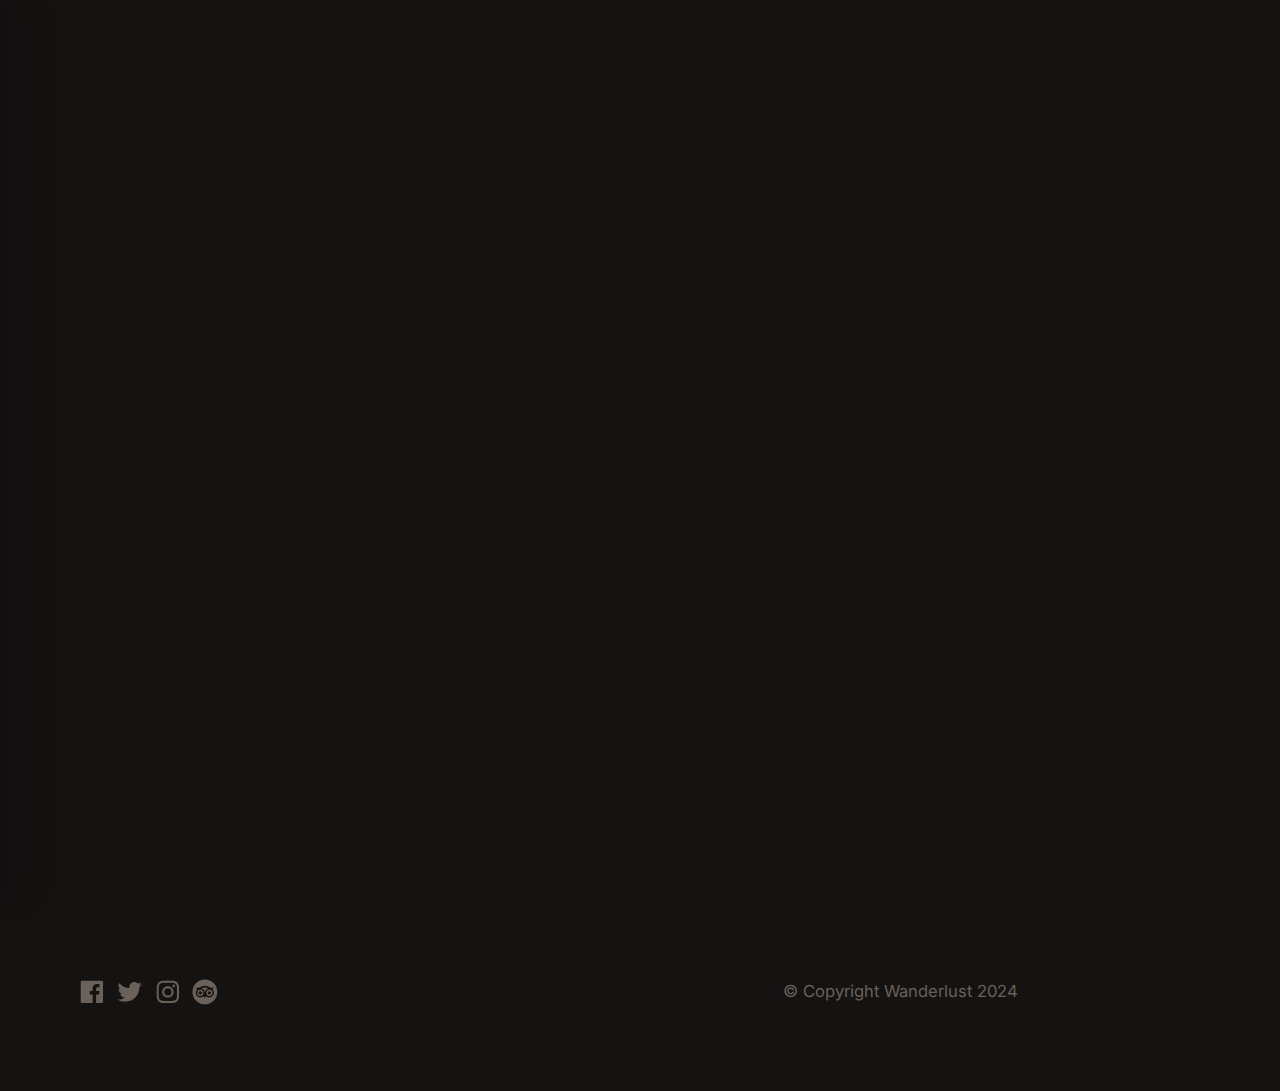
<file: index.html>
<!DOCTYPE html>
<html lang="en" class="no-js" >
<head>

    <!--- basic page needs
    ================================================== -->
    <meta charset="utf-8">
    <meta name="viewport" content="width=device-width, initial-scale=1">
    <title>Wanderlust Person</title>

    <script>
        document.documentElement.classList.remove('no-js');
        document.documentElement.classList.add('js');
    </script>

    <!-- CSS
    ================================================== -->
    <link rel="stylesheet" href="css/vendor.css">
    <link rel="stylesheet" href="css/styles.css">

    <!-- favicons
    ================================================== -->
    <link rel="apple-touch-icon" sizes="180x180" href="apple-touch-icon.png">
    <link rel="icon" type="image/png" sizes="32x32" href="favicon-32x32.png">
    <link rel="icon" type="image/png" sizes="16x16" href="favicon-16x16.png">
    <link rel="manifest" href="site.webmanifest">

</head>


<body id="top">

    
    <!-- preloader
    ================================================== -->
    <div id="preloader">
        <div id="loader" class="dots-fade">
            <div></div>
            <div></div>
            <div></div>
        </div>
    </div>   
    

    <!-- page wrap
    ================================================== -->
    <div id="page" class="s-pagewrap ss-home">

        <div class="menu-underlay"></div>

        <!-- # site header 
        ================================================== -->
        <header class="s-header">

            <div class="s-header__block">

                <div class="s-header__logo">
                    <a class="logo" href="index.html">
                        <img src="images/logo.png" alt="Homepage">
                    </a>
                </div>

                <a class="s-header__menu-toggle" href="#0"><span>Browse</span></a>

               

            </div> <!-- end s-header__block -->

            <nav class="s-header__nav">    

                <a href="#0" class="s-header__nav-close-btn" title="close"><span>Close</span></a>

                <div class="s-header__nav-logo">
                    <a href="index.html">
                        <img src="images/logo.png" alt="Homepage">
                    </a>
                </div> <!-- s-header__nav-logo -->  

                <ul class="s-header__nav-links">
                    <li class="current"><a href="index.html">HOME</a></li>
                    <li><a href="blog.html">BLOG</a></li>
                    <li><a href="about.html">ABOUT</a></li>
                    <li><a href="gallery.html">GALLERY</a></li>
                    <li><a href="travel.html">TRAVEL</a></li>
                    <li><a href="bucketlist.html">BUCKET LIST</a></li>
                </ul> <!-- s-header__nav-links -->    

                <div class="s-header__nav-bottom">

                    <h6>CONTACT</h6>

                    <div class="s-header__booking">
                        <div class="s-header__booking-no"><a href="tel:+0892789209">(08) 927 892 09</a></div>
                    </div>

                    <ul class="s-header__nav-social social-list">
                        <li>
                            <a href="#0">
                                <svg xmlns="http://www.w3.org/2000/svg" width="24" height="24" viewBox="0 0 24 24" style="fill:rgba(0, 0, 0, 1);transform:-ms-filter;"><path d="M20,3H4C3.447,3,3,3.448,3,4v16c0,0.552,0.447,1,1,1h8.615v-6.96h-2.338v-2.725h2.338v-2c0-2.325,1.42-3.592,3.5-3.592 c0.699-0.002,1.399,0.034,2.095,0.107v2.42h-1.435c-1.128,0-1.348,0.538-1.348,1.325v1.735h2.697l-0.35,2.725h-2.348V21H20 c0.553,0,1-0.448,1-1V4C21,3.448,20.553,3,20,3z"></path></svg>
                                <span class="u-screen-reader-text">Facebook</span>
                            </a>
                        </li>
                        <li>
                            <a href="#0">
                                <svg xmlns="http://www.w3.org/2000/svg" width="24" height="24" viewBox="0 0 24 24" style="fill:rgba(0, 0, 0, 1);transform:-ms-filter;"><path d="M19.633,7.997c0.013,0.175,0.013,0.349,0.013,0.523c0,5.325-4.053,11.461-11.46,11.461c-2.282,0-4.402-0.661-6.186-1.809 c0.324,0.037,0.636,0.05,0.973,0.05c1.883,0,3.616-0.636,5.001-1.721c-1.771-0.037-3.255-1.197-3.767-2.793 c0.249,0.037,0.499,0.062,0.761,0.062c0.361,0,0.724-0.05,1.061-0.137c-1.847-0.374-3.23-1.995-3.23-3.953v-0.05 c0.537,0.299,1.16,0.486,1.82,0.511C3.534,9.419,2.823,8.184,2.823,6.787c0-0.748,0.199-1.434,0.548-2.032 c1.983,2.443,4.964,4.04,8.306,4.215c-0.062-0.3-0.1-0.611-0.1-0.923c0-2.22,1.796-4.028,4.028-4.028 c1.16,0,2.207,0.486,2.943,1.272c0.91-0.175,1.782-0.512,2.556-0.973c-0.299,0.935-0.936,1.721-1.771,2.22 c0.811-0.088,1.597-0.312,2.319-0.624C21.104,6.712,20.419,7.423,19.633,7.997z"></path></svg>
                                <span class="u-screen-reader-text">Twitter</span>
                            </a>
                        </li>
                        <li>
                            <a href="#0">
                                <svg xmlns="http://www.w3.org/2000/svg" width="24" height="24" viewBox="0 0 24 24" style="fill:rgba(0, 0, 0, 1);transform:-ms-filter;"><path d="M11.999,7.377c-2.554,0-4.623,2.07-4.623,4.623c0,2.554,2.069,4.624,4.623,4.624c2.552,0,4.623-2.07,4.623-4.624 C16.622,9.447,14.551,7.377,11.999,7.377L11.999,7.377z M11.999,15.004c-1.659,0-3.004-1.345-3.004-3.003 c0-1.659,1.345-3.003,3.004-3.003s3.002,1.344,3.002,3.003C15.001,13.659,13.658,15.004,11.999,15.004L11.999,15.004z"></path><circle cx="16.806" cy="7.207" r="1.078"></circle><path d="M20.533,6.111c-0.469-1.209-1.424-2.165-2.633-2.632c-0.699-0.263-1.438-0.404-2.186-0.42 c-0.963-0.042-1.268-0.054-3.71-0.054s-2.755,0-3.71,0.054C7.548,3.074,6.809,3.215,6.11,3.479C4.9,3.946,3.945,4.902,3.477,6.111 c-0.263,0.7-0.404,1.438-0.419,2.186c-0.043,0.962-0.056,1.267-0.056,3.71c0,2.442,0,2.753,0.056,3.71 c0.015,0.748,0.156,1.486,0.419,2.187c0.469,1.208,1.424,2.164,2.634,2.632c0.696,0.272,1.435,0.426,2.185,0.45 c0.963,0.042,1.268,0.055,3.71,0.055s2.755,0,3.71-0.055c0.747-0.015,1.486-0.157,2.186-0.419c1.209-0.469,2.164-1.424,2.633-2.633 c0.263-0.7,0.404-1.438,0.419-2.186c0.043-0.962,0.056-1.267,0.056-3.71s0-2.753-0.056-3.71C20.941,7.57,20.801,6.819,20.533,6.111z M19.315,15.643c-0.007,0.576-0.111,1.147-0.311,1.688c-0.305,0.787-0.926,1.409-1.712,1.711c-0.535,0.199-1.099,0.303-1.67,0.311 c-0.95,0.044-1.218,0.055-3.654,0.055c-2.438,0-2.687,0-3.655-0.055c-0.569-0.007-1.135-0.112-1.669-0.311 c-0.789-0.301-1.414-0.923-1.719-1.711c-0.196-0.534-0.302-1.099-0.311-1.669c-0.043-0.95-0.053-1.218-0.053-3.654 c0-2.437,0-2.686,0.053-3.655c0.007-0.576,0.111-1.146,0.311-1.687c0.305-0.789,0.93-1.41,1.719-1.712 c0.534-0.198,1.1-0.303,1.669-0.311c0.951-0.043,1.218-0.055,3.655-0.055c2.437,0,2.687,0,3.654,0.055 c0.571,0.007,1.135,0.112,1.67,0.311c0.786,0.303,1.407,0.925,1.712,1.712c0.196,0.534,0.302,1.099,0.311,1.669 c0.043,0.951,0.054,1.218,0.054,3.655c0,2.436,0,2.698-0.043,3.654H19.315z"></path></svg>
                                <span class="u-screen-reader-text">Instagram</span>
                            </a>
                        </li>
                        <li>
                            <a href="#0">
                                <svg xmlns="http://www.w3.org/2000/svg" width="24" height="24" viewBox="0 0 24 24" style="fill: rgba(0, 0, 0, 1);transform:-msFilter;"><path d="M8.31 10.28a2.5 2.5 0 1 0 2.5 2.49 2.5 2.5 0 0 0-2.5-2.49zm0 3.8a1.31 1.31 0 1 1 0-2.61 1.31 1.31 0 1 1 0 2.61zm7.38-3.8a2.5 2.5 0 1 0 2.5 2.49 2.5 2.5 0 0 0-2.5-2.49zM17 12.77a1.31 1.31 0 1 1-1.31-1.3 1.31 1.31 0 0 1 1.31 1.3z"></path><path d="M12 2a10 10 0 1 0 10 10A10 10 0 0 0 12 2zm7.38 10.77a3.69 3.69 0 0 1-6.2 2.71L12 16.77l-1.18-1.29a3.69 3.69 0 1 1-5-5.44l-1.2-1.3H7.3a8.33 8.33 0 0 1 9.41 0h2.67l-1.2 1.31a3.71 3.71 0 0 1 1.2 2.72z"></path><path d="M14.77 9.05a7.19 7.19 0 0 0-5.54 0A4.06 4.06 0 0 1 12 12.7a4.08 4.08 0 0 1 2.77-3.65z"></path></svg>
                                <span class="u-screen-reader-text">Tripadvisor</span>
                            </a>
                        </li>
                    </ul> 
                </div> <!-- s-header__nav-bottom -->  

            </nav> <!-- end s-header__nav -->

        </header> <!-- end s-header -->


        <!-- # intro
        ================================================== -->
        <section id="intro" class="s-intro">

            <div class="s-intro__bg"></div>

            <div class="row s-intro__content">
                <div class="column xl-12">

                   
                    <h1 class="s-intro__title">Wanderlust Person</h1>

                    <p class="s-intro__desc lead">
                        Welcome to Explore Ireland! Discover hidden gems, iconic landmarks, and timeless traditions that define the spirit of Ireland. </p> 
                    

                </div>                
            </div> <!-- s-intro__content -->     
            
           

        </section> <!-- end s-intro -->


     
       


        <!-- # footer 
        ================================================== -->
        <footer id="footer" class="s-footer">  
            
           

                          
            
            <div class="row s-footer__bottom">
                
                <div class="column xl-6 lg-12">
                    <ul class="s-footer__social social-list">
                        <li>
                            <a href="#0">
                                <svg xmlns="http://www.w3.org/2000/svg" width="24" height="24" viewBox="0 0 24 24" style="fill:rgba(0, 0, 0, 1);transform:-ms-filter;"><path d="M20,3H4C3.447,3,3,3.448,3,4v16c0,0.552,0.447,1,1,1h8.615v-6.96h-2.338v-2.725h2.338v-2c0-2.325,1.42-3.592,3.5-3.592 c0.699-0.002,1.399,0.034,2.095,0.107v2.42h-1.435c-1.128,0-1.348,0.538-1.348,1.325v1.735h2.697l-0.35,2.725h-2.348V21H20 c0.553,0,1-0.448,1-1V4C21,3.448,20.553,3,20,3z"></path></svg>
                                <span class="u-screen-reader-text">Facebook</span>
                            </a>
                        </li>
                        <li>
                            <a href="#0">
                                <svg xmlns="http://www.w3.org/2000/svg" width="24" height="24" viewBox="0 0 24 24" style="fill:rgba(0, 0, 0, 1);transform:-ms-filter;"><path d="M19.633,7.997c0.013,0.175,0.013,0.349,0.013,0.523c0,5.325-4.053,11.461-11.46,11.461c-2.282,0-4.402-0.661-6.186-1.809 c0.324,0.037,0.636,0.05,0.973,0.05c1.883,0,3.616-0.636,5.001-1.721c-1.771-0.037-3.255-1.197-3.767-2.793 c0.249,0.037,0.499,0.062,0.761,0.062c0.361,0,0.724-0.05,1.061-0.137c-1.847-0.374-3.23-1.995-3.23-3.953v-0.05 c0.537,0.299,1.16,0.486,1.82,0.511C3.534,9.419,2.823,8.184,2.823,6.787c0-0.748,0.199-1.434,0.548-2.032 c1.983,2.443,4.964,4.04,8.306,4.215c-0.062-0.3-0.1-0.611-0.1-0.923c0-2.22,1.796-4.028,4.028-4.028 c1.16,0,2.207,0.486,2.943,1.272c0.91-0.175,1.782-0.512,2.556-0.973c-0.299,0.935-0.936,1.721-1.771,2.22 c0.811-0.088,1.597-0.312,2.319-0.624C21.104,6.712,20.419,7.423,19.633,7.997z"></path></svg>
                                <span class="u-screen-reader-text">Twitter</span>
                            </a>
                        </li>
                        <li>
                            <a href="#0">
                                <svg xmlns="http://www.w3.org/2000/svg" width="24" height="24" viewBox="0 0 24 24" style="fill:rgba(0, 0, 0, 1);transform:-ms-filter;"><path d="M11.999,7.377c-2.554,0-4.623,2.07-4.623,4.623c0,2.554,2.069,4.624,4.623,4.624c2.552,0,4.623-2.07,4.623-4.624 C16.622,9.447,14.551,7.377,11.999,7.377L11.999,7.377z M11.999,15.004c-1.659,0-3.004-1.345-3.004-3.003 c0-1.659,1.345-3.003,3.004-3.003s3.002,1.344,3.002,3.003C15.001,13.659,13.658,15.004,11.999,15.004L11.999,15.004z"></path><circle cx="16.806" cy="7.207" r="1.078"></circle><path d="M20.533,6.111c-0.469-1.209-1.424-2.165-2.633-2.632c-0.699-0.263-1.438-0.404-2.186-0.42 c-0.963-0.042-1.268-0.054-3.71-0.054s-2.755,0-3.71,0.054C7.548,3.074,6.809,3.215,6.11,3.479C4.9,3.946,3.945,4.902,3.477,6.111 c-0.263,0.7-0.404,1.438-0.419,2.186c-0.043,0.962-0.056,1.267-0.056,3.71c0,2.442,0,2.753,0.056,3.71 c0.015,0.748,0.156,1.486,0.419,2.187c0.469,1.208,1.424,2.164,2.634,2.632c0.696,0.272,1.435,0.426,2.185,0.45 c0.963,0.042,1.268,0.055,3.71,0.055s2.755,0,3.71-0.055c0.747-0.015,1.486-0.157,2.186-0.419c1.209-0.469,2.164-1.424,2.633-2.633 c0.263-0.7,0.404-1.438,0.419-2.186c0.043-0.962,0.056-1.267,0.056-3.71s0-2.753-0.056-3.71C20.941,7.57,20.801,6.819,20.533,6.111z M19.315,15.643c-0.007,0.576-0.111,1.147-0.311,1.688c-0.305,0.787-0.926,1.409-1.712,1.711c-0.535,0.199-1.099,0.303-1.67,0.311 c-0.95,0.044-1.218,0.055-3.654,0.055c-2.438,0-2.687,0-3.655-0.055c-0.569-0.007-1.135-0.112-1.669-0.311 c-0.789-0.301-1.414-0.923-1.719-1.711c-0.196-0.534-0.302-1.099-0.311-1.669c-0.043-0.95-0.053-1.218-0.053-3.654 c0-2.437,0-2.686,0.053-3.655c0.007-0.576,0.111-1.146,0.311-1.687c0.305-0.789,0.93-1.41,1.719-1.712 c0.534-0.198,1.1-0.303,1.669-0.311c0.951-0.043,1.218-0.055,3.655-0.055c2.437,0,2.687,0,3.654,0.055 c0.571,0.007,1.135,0.112,1.67,0.311c0.786,0.303,1.407,0.925,1.712,1.712c0.196,0.534,0.302,1.099,0.311,1.669 c0.043,0.951,0.054,1.218,0.054,3.655c0,2.436,0,2.698-0.043,3.654H19.315z"></path></svg>
                                <span class="u-screen-reader-text">Instagram</span>
                            </a>
                        </li>
                        <li>
                            <a href="#0">
                                <svg xmlns="http://www.w3.org/2000/svg" width="24" height="24" viewBox="0 0 24 24" style="fill: rgba(0, 0, 0, 1);transform:-msFilter;"><path d="M8.31 10.28a2.5 2.5 0 1 0 2.5 2.49 2.5 2.5 0 0 0-2.5-2.49zm0 3.8a1.31 1.31 0 1 1 0-2.61 1.31 1.31 0 1 1 0 2.61zm7.38-3.8a2.5 2.5 0 1 0 2.5 2.49 2.5 2.5 0 0 0-2.5-2.49zM17 12.77a1.31 1.31 0 1 1-1.31-1.3 1.31 1.31 0 0 1 1.31 1.3z"></path><path d="M12 2a10 10 0 1 0 10 10A10 10 0 0 0 12 2zm7.38 10.77a3.69 3.69 0 0 1-6.2 2.71L12 16.77l-1.18-1.29a3.69 3.69 0 1 1-5-5.44l-1.2-1.3H7.3a8.33 8.33 0 0 1 9.41 0h2.67l-1.2 1.31a3.71 3.71 0 0 1 1.2 2.72z"></path><path d="M14.77 9.05a7.19 7.19 0 0 0-5.54 0A4.06 4.06 0 0 1 12 12.7a4.08 4.08 0 0 1 2.77-3.65z"></path></svg>
                                <span class="u-screen-reader-text">Tripadvisor</span>
                            </a>
                        </li>
                    </ul> 
                </div> <!-- end section-footer__social -->

                <div class="column xl-6 lg-12">
                    <p class="ss-copyright">
                        <span style="text-align: center;">© Copyright Wanderlust 2024</span> 
                        
                    </p>
                </div>

            </div> <!-- end section-footer__bottom -->          

           
            
        </footer> <!-- end s-footer -->

    </div> <!-- end page-wrap -->


    <!-- Java Script
    ================================================== -->
    <script src="js/plugins.js"></script>
    <script src="js/main.js"></script>

</body>
</html>
</file>
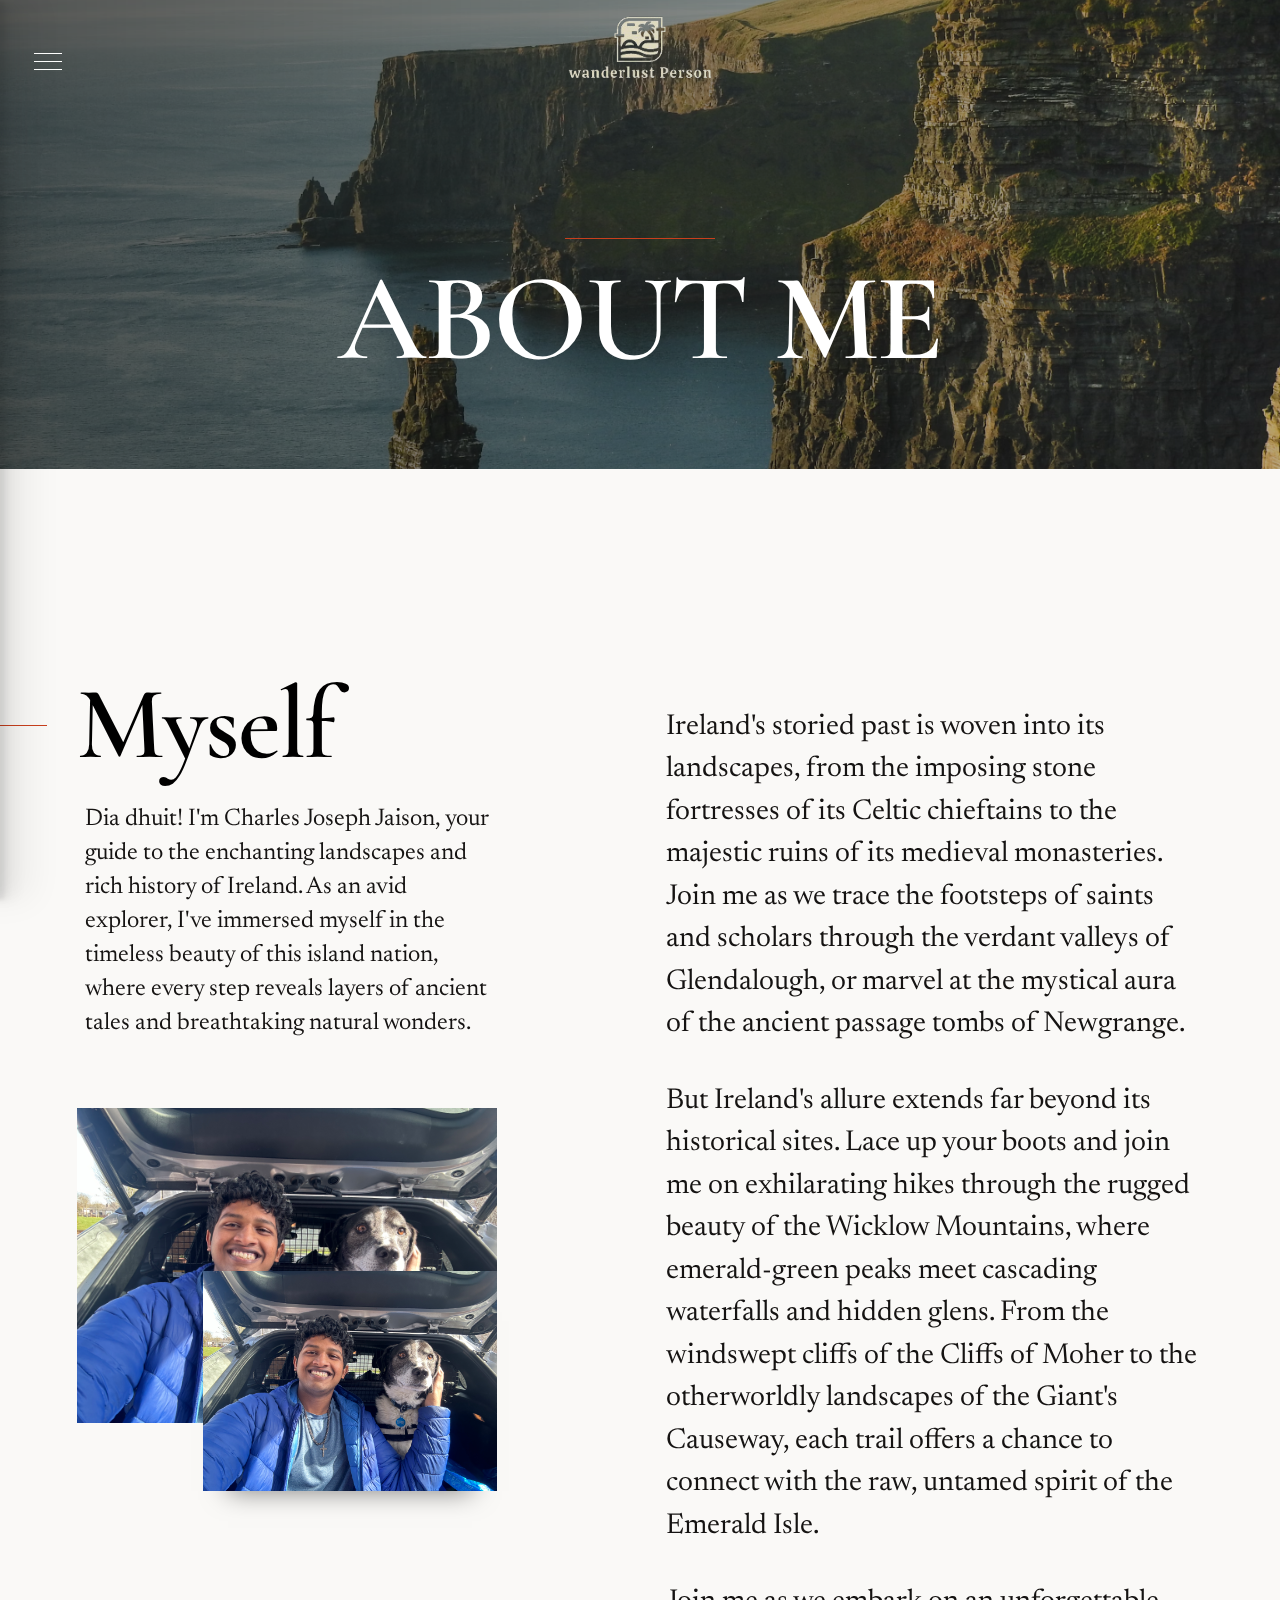
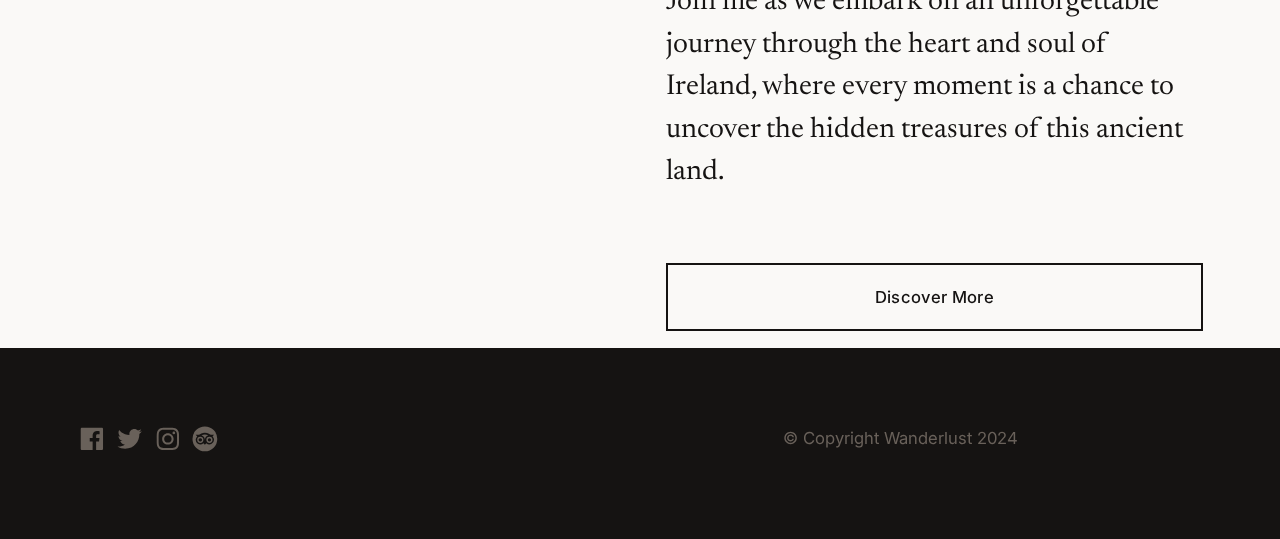
<file: about.html>
<!DOCTYPE html>
<html lang="en" class="no-js" >
<head>

    <!--- basic page needs
    ================================================== -->
    <meta charset="utf-8">
    <meta name="viewport" content="width=device-width, initial-scale=1">
    <title>About - Maillard</title>

    <script>
        document.documentElement.classList.remove('no-js');
        document.documentElement.classList.add('js');
    </script>

    <!-- CSS
    ================================================== -->
    <link rel="stylesheet" href="css/vendor.css">
    <link rel="stylesheet" href="css/styles.css">

    <!-- favicons
    ================================================== -->
    <link rel="apple-touch-icon" sizes="180x180" href="apple-touch-icon.png">
    <link rel="icon" type="image/png" sizes="32x32" href="favicon-32x32.png">
    <link rel="icon" type="image/png" sizes="16x16" href="favicon-16x16.png">
    <link rel="manifest" href="site.webmanifest">

</head>


<body id="top">

    
    <!-- preloader
    ================================================== -->
    <div id="preloader">
        <div id="loader" class="dots-fade">
            <div></div>
            <div></div>
            <div></div>
        </div>
    </div>   


    <!-- page wrap
    ================================================== -->
    <div id="page" class="s-pagewrap">

        <div class="menu-underlay"></div>

        <!-- # site header 
        ================================================== -->
        <header class="s-header">

            <div class="s-header__block">

                <div class="s-header__logo">
                    <a class="logo" href="index.html">
                        <img src="images/logo.png" alt="Homepage">
                    </a>
                </div>

                <a class="s-header__menu-toggle" href="#0"><span>Browse</span></a>

               

            </div> <!-- end s-header__block -->

            <nav class="s-header__nav">    

                <a href="#0" class="s-header__nav-close-btn" title="close"><span>Close</span></a>

                <div class="s-header__nav-logo">
                    <a href="index.html">
                        <img src="images/logo.png" alt="Homepage">
                    </a>
                </div> <!-- s-header__nav-logo -->  

                <ul class="s-header__nav-links">
                    <li class="current"><a href="index.html">HOME</a></li>
                    <li><a href="blog.html">BLOG</a></li>
                    <li><a href="about.html">ABOUT</a></li>
                    <li><a href="gallery.html">GALLERY</a></li>
                    <li><a href="travel.html">TRAVEL</a></li>
                    <li><a href="bucketlist.html">BUCKET LIST</a></li>
                </ul> <!-- s-header__nav-links -->    

                <div class="s-header__nav-bottom">

                    <h6>CONTACT</h6>

                    <div class="s-header__booking">
                        <div class="s-header__booking-no"><a href="tel:+0892789209">(08) 927 892 09</a></div>
                    </div>

                    <ul class="s-header__nav-social social-list">
                        <li>
                            <a href="#0">
                                <svg xmlns="http://www.w3.org/2000/svg" width="24" height="24" viewBox="0 0 24 24" style="fill:rgba(0, 0, 0, 1);transform:-ms-filter;"><path d="M20,3H4C3.447,3,3,3.448,3,4v16c0,0.552,0.447,1,1,1h8.615v-6.96h-2.338v-2.725h2.338v-2c0-2.325,1.42-3.592,3.5-3.592 c0.699-0.002,1.399,0.034,2.095,0.107v2.42h-1.435c-1.128,0-1.348,0.538-1.348,1.325v1.735h2.697l-0.35,2.725h-2.348V21H20 c0.553,0,1-0.448,1-1V4C21,3.448,20.553,3,20,3z"></path></svg>
                                <span class="u-screen-reader-text">Facebook</span>
                            </a>
                        </li>
                        <li>
                            <a href="#0">
                                <svg xmlns="http://www.w3.org/2000/svg" width="24" height="24" viewBox="0 0 24 24" style="fill:rgba(0, 0, 0, 1);transform:-ms-filter;"><path d="M19.633,7.997c0.013,0.175,0.013,0.349,0.013,0.523c0,5.325-4.053,11.461-11.46,11.461c-2.282,0-4.402-0.661-6.186-1.809 c0.324,0.037,0.636,0.05,0.973,0.05c1.883,0,3.616-0.636,5.001-1.721c-1.771-0.037-3.255-1.197-3.767-2.793 c0.249,0.037,0.499,0.062,0.761,0.062c0.361,0,0.724-0.05,1.061-0.137c-1.847-0.374-3.23-1.995-3.23-3.953v-0.05 c0.537,0.299,1.16,0.486,1.82,0.511C3.534,9.419,2.823,8.184,2.823,6.787c0-0.748,0.199-1.434,0.548-2.032 c1.983,2.443,4.964,4.04,8.306,4.215c-0.062-0.3-0.1-0.611-0.1-0.923c0-2.22,1.796-4.028,4.028-4.028 c1.16,0,2.207,0.486,2.943,1.272c0.91-0.175,1.782-0.512,2.556-0.973c-0.299,0.935-0.936,1.721-1.771,2.22 c0.811-0.088,1.597-0.312,2.319-0.624C21.104,6.712,20.419,7.423,19.633,7.997z"></path></svg>
                                <span class="u-screen-reader-text">Twitter</span>
                            </a>
                        </li>
                        <li>
                            <a href="#0">
                                <svg xmlns="http://www.w3.org/2000/svg" width="24" height="24" viewBox="0 0 24 24" style="fill:rgba(0, 0, 0, 1);transform:-ms-filter;"><path d="M11.999,7.377c-2.554,0-4.623,2.07-4.623,4.623c0,2.554,2.069,4.624,4.623,4.624c2.552,0,4.623-2.07,4.623-4.624 C16.622,9.447,14.551,7.377,11.999,7.377L11.999,7.377z M11.999,15.004c-1.659,0-3.004-1.345-3.004-3.003 c0-1.659,1.345-3.003,3.004-3.003s3.002,1.344,3.002,3.003C15.001,13.659,13.658,15.004,11.999,15.004L11.999,15.004z"></path><circle cx="16.806" cy="7.207" r="1.078"></circle><path d="M20.533,6.111c-0.469-1.209-1.424-2.165-2.633-2.632c-0.699-0.263-1.438-0.404-2.186-0.42 c-0.963-0.042-1.268-0.054-3.71-0.054s-2.755,0-3.71,0.054C7.548,3.074,6.809,3.215,6.11,3.479C4.9,3.946,3.945,4.902,3.477,6.111 c-0.263,0.7-0.404,1.438-0.419,2.186c-0.043,0.962-0.056,1.267-0.056,3.71c0,2.442,0,2.753,0.056,3.71 c0.015,0.748,0.156,1.486,0.419,2.187c0.469,1.208,1.424,2.164,2.634,2.632c0.696,0.272,1.435,0.426,2.185,0.45 c0.963,0.042,1.268,0.055,3.71,0.055s2.755,0,3.71-0.055c0.747-0.015,1.486-0.157,2.186-0.419c1.209-0.469,2.164-1.424,2.633-2.633 c0.263-0.7,0.404-1.438,0.419-2.186c0.043-0.962,0.056-1.267,0.056-3.71s0-2.753-0.056-3.71C20.941,7.57,20.801,6.819,20.533,6.111z M19.315,15.643c-0.007,0.576-0.111,1.147-0.311,1.688c-0.305,0.787-0.926,1.409-1.712,1.711c-0.535,0.199-1.099,0.303-1.67,0.311 c-0.95,0.044-1.218,0.055-3.654,0.055c-2.438,0-2.687,0-3.655-0.055c-0.569-0.007-1.135-0.112-1.669-0.311 c-0.789-0.301-1.414-0.923-1.719-1.711c-0.196-0.534-0.302-1.099-0.311-1.669c-0.043-0.95-0.053-1.218-0.053-3.654 c0-2.437,0-2.686,0.053-3.655c0.007-0.576,0.111-1.146,0.311-1.687c0.305-0.789,0.93-1.41,1.719-1.712 c0.534-0.198,1.1-0.303,1.669-0.311c0.951-0.043,1.218-0.055,3.655-0.055c2.437,0,2.687,0,3.654,0.055 c0.571,0.007,1.135,0.112,1.67,0.311c0.786,0.303,1.407,0.925,1.712,1.712c0.196,0.534,0.302,1.099,0.311,1.669 c0.043,0.951,0.054,1.218,0.054,3.655c0,2.436,0,2.698-0.043,3.654H19.315z"></path></svg>
                                <span class="u-screen-reader-text">Instagram</span>
                            </a>
                        </li>
                        <li>
                            <a href="#0">
                                <svg xmlns="http://www.w3.org/2000/svg" width="24" height="24" viewBox="0 0 24 24" style="fill: rgba(0, 0, 0, 1);transform:-msFilter;"><path d="M8.31 10.28a2.5 2.5 0 1 0 2.5 2.49 2.5 2.5 0 0 0-2.5-2.49zm0 3.8a1.31 1.31 0 1 1 0-2.61 1.31 1.31 0 1 1 0 2.61zm7.38-3.8a2.5 2.5 0 1 0 2.5 2.49 2.5 2.5 0 0 0-2.5-2.49zM17 12.77a1.31 1.31 0 1 1-1.31-1.3 1.31 1.31 0 0 1 1.31 1.3z"></path><path d="M12 2a10 10 0 1 0 10 10A10 10 0 0 0 12 2zm7.38 10.77a3.69 3.69 0 0 1-6.2 2.71L12 16.77l-1.18-1.29a3.69 3.69 0 1 1-5-5.44l-1.2-1.3H7.3a8.33 8.33 0 0 1 9.41 0h2.67l-1.2 1.31a3.71 3.71 0 0 1 1.2 2.72z"></path><path d="M14.77 9.05a7.19 7.19 0 0 0-5.54 0A4.06 4.06 0 0 1 12 12.7a4.08 4.08 0 0 1 2.77-3.65z"></path></svg>
                                <span class="u-screen-reader-text">Tripadvisor</span>
                            </a>
                        </li>
                    </ul> 
                </div> <!-- s-header__nav-bottom -->  

            </nav> <!-- end s-header__nav -->

        </header> <!-- end s-header -->

        
        <!-- # main content
        ================================================== -->
        <article class="s-content">

            <!-- ## pageheader -->
            <section class="s-pageheader" style="background-image:url(images/pic2.avif)">
                <div class="row">
                    <div class="column xl-12 s-pageheader__content">
                        <h1 class="page-title">                        
                            ABOUT ME
                        </h1>                    
                    </div>
                </div>
            </section> <!-- end pageheader -->
            
            <section id="about" class="s-about">

                <div class="row s-about__content">
                    <div class="column xl-12 s-about__content-grid grid-block">    
                        
                        <div class="s-about__content-header section-header">
                            <h2 class="text-display-title with-line">Myself</h2>                        
                            <div class="s-about__content-header-inner">
                                <p class="text-desc">
                                Dia dhuit! I'm Charles Joseph Jaison, your guide to the enchanting landscapes and rich history of Ireland. As an avid explorer, I've immersed myself in the timeless beauty of this island nation, where every step reveals layers of ancient tales and breathtaking natural wonders.
                                </p>
                                
                                <div class="s-about__content-media">
                                    <img class="s-about__media-big" 
                                         src="images/me.JPG" 
                                         srcset="images/me.JPG 1x, images/me.JPG 2x" alt="">
                                    <img class="s-about__media-small" 
                                         src="images/me.JPG" 
                                         srcset="images/me.JPG 1x, me.JPG 2x" alt="">
                                </div>
                            </div>
                        </div> <!-- end s-about__content-header -->      
                        
                        <div class="s-about__content-main">

                            <p class="attention-getter">
                            Ireland's storied past is woven into its landscapes, from the imposing stone fortresses of its Celtic chieftains to the majestic ruins of its medieval monasteries. Join me as we trace the footsteps of saints and scholars through the verdant valleys of Glendalough, or marvel at the mystical aura of the ancient passage tombs of Newgrange.
                            </p>

                            <p class="attention-getter">
                            But Ireland's allure extends far beyond its historical sites. Lace up your boots and join me on exhilarating hikes through the rugged beauty of the Wicklow Mountains, where emerald-green peaks meet cascading waterfalls and hidden glens. From the windswept cliffs of the Cliffs of Moher to the otherworldly landscapes of the Giant's Causeway, each trail offers a chance to connect with the raw, untamed spirit of the Emerald Isle.
                            </p>

                            <p class="attention-getter">
                            Join me as we embark on an unforgettable journey through the heart and soul of Ireland, where every moment is a chance to uncover the hidden treasures of this ancient land.
                            </p>                       
                            
                            
                            <div class="s-about__content-btn">
                                <a href="travel.html" class="btn btn--stroke btn--medium u-fullwidth">Discover More</a>
                            </div>
    
                        </div> <!-- end s-about-content-main -->  
    
                    </div> <!-- end s-about__content-grid -->
                </div> <!--end s-about__content -->            
                
            </section> <!-- end s-about -->   

        </article> <!-- end main content -->




        <!-- # footer 
        ================================================== -->
        <footer id="footer" class="s-footer">  
            
           

                          
            
            <div class="row s-footer__bottom">
                
                <div class="column xl-6 lg-12">
                    <ul class="s-footer__social social-list">
                        <li>
                            <a href="#0">
                                <svg xmlns="http://www.w3.org/2000/svg" width="24" height="24" viewBox="0 0 24 24" style="fill:rgba(0, 0, 0, 1);transform:-ms-filter;"><path d="M20,3H4C3.447,3,3,3.448,3,4v16c0,0.552,0.447,1,1,1h8.615v-6.96h-2.338v-2.725h2.338v-2c0-2.325,1.42-3.592,3.5-3.592 c0.699-0.002,1.399,0.034,2.095,0.107v2.42h-1.435c-1.128,0-1.348,0.538-1.348,1.325v1.735h2.697l-0.35,2.725h-2.348V21H20 c0.553,0,1-0.448,1-1V4C21,3.448,20.553,3,20,3z"></path></svg>
                                <span class="u-screen-reader-text">Facebook</span>
                            </a>
                        </li>
                        <li>
                            <a href="#0">
                                <svg xmlns="http://www.w3.org/2000/svg" width="24" height="24" viewBox="0 0 24 24" style="fill:rgba(0, 0, 0, 1);transform:-ms-filter;"><path d="M19.633,7.997c0.013,0.175,0.013,0.349,0.013,0.523c0,5.325-4.053,11.461-11.46,11.461c-2.282,0-4.402-0.661-6.186-1.809 c0.324,0.037,0.636,0.05,0.973,0.05c1.883,0,3.616-0.636,5.001-1.721c-1.771-0.037-3.255-1.197-3.767-2.793 c0.249,0.037,0.499,0.062,0.761,0.062c0.361,0,0.724-0.05,1.061-0.137c-1.847-0.374-3.23-1.995-3.23-3.953v-0.05 c0.537,0.299,1.16,0.486,1.82,0.511C3.534,9.419,2.823,8.184,2.823,6.787c0-0.748,0.199-1.434,0.548-2.032 c1.983,2.443,4.964,4.04,8.306,4.215c-0.062-0.3-0.1-0.611-0.1-0.923c0-2.22,1.796-4.028,4.028-4.028 c1.16,0,2.207,0.486,2.943,1.272c0.91-0.175,1.782-0.512,2.556-0.973c-0.299,0.935-0.936,1.721-1.771,2.22 c0.811-0.088,1.597-0.312,2.319-0.624C21.104,6.712,20.419,7.423,19.633,7.997z"></path></svg>
                                <span class="u-screen-reader-text">Twitter</span>
                            </a>
                        </li>
                        <li>
                            <a href="#0">
                                <svg xmlns="http://www.w3.org/2000/svg" width="24" height="24" viewBox="0 0 24 24" style="fill:rgba(0, 0, 0, 1);transform:-ms-filter;"><path d="M11.999,7.377c-2.554,0-4.623,2.07-4.623,4.623c0,2.554,2.069,4.624,4.623,4.624c2.552,0,4.623-2.07,4.623-4.624 C16.622,9.447,14.551,7.377,11.999,7.377L11.999,7.377z M11.999,15.004c-1.659,0-3.004-1.345-3.004-3.003 c0-1.659,1.345-3.003,3.004-3.003s3.002,1.344,3.002,3.003C15.001,13.659,13.658,15.004,11.999,15.004L11.999,15.004z"></path><circle cx="16.806" cy="7.207" r="1.078"></circle><path d="M20.533,6.111c-0.469-1.209-1.424-2.165-2.633-2.632c-0.699-0.263-1.438-0.404-2.186-0.42 c-0.963-0.042-1.268-0.054-3.71-0.054s-2.755,0-3.71,0.054C7.548,3.074,6.809,3.215,6.11,3.479C4.9,3.946,3.945,4.902,3.477,6.111 c-0.263,0.7-0.404,1.438-0.419,2.186c-0.043,0.962-0.056,1.267-0.056,3.71c0,2.442,0,2.753,0.056,3.71 c0.015,0.748,0.156,1.486,0.419,2.187c0.469,1.208,1.424,2.164,2.634,2.632c0.696,0.272,1.435,0.426,2.185,0.45 c0.963,0.042,1.268,0.055,3.71,0.055s2.755,0,3.71-0.055c0.747-0.015,1.486-0.157,2.186-0.419c1.209-0.469,2.164-1.424,2.633-2.633 c0.263-0.7,0.404-1.438,0.419-2.186c0.043-0.962,0.056-1.267,0.056-3.71s0-2.753-0.056-3.71C20.941,7.57,20.801,6.819,20.533,6.111z M19.315,15.643c-0.007,0.576-0.111,1.147-0.311,1.688c-0.305,0.787-0.926,1.409-1.712,1.711c-0.535,0.199-1.099,0.303-1.67,0.311 c-0.95,0.044-1.218,0.055-3.654,0.055c-2.438,0-2.687,0-3.655-0.055c-0.569-0.007-1.135-0.112-1.669-0.311 c-0.789-0.301-1.414-0.923-1.719-1.711c-0.196-0.534-0.302-1.099-0.311-1.669c-0.043-0.95-0.053-1.218-0.053-3.654 c0-2.437,0-2.686,0.053-3.655c0.007-0.576,0.111-1.146,0.311-1.687c0.305-0.789,0.93-1.41,1.719-1.712 c0.534-0.198,1.1-0.303,1.669-0.311c0.951-0.043,1.218-0.055,3.655-0.055c2.437,0,2.687,0,3.654,0.055 c0.571,0.007,1.135,0.112,1.67,0.311c0.786,0.303,1.407,0.925,1.712,1.712c0.196,0.534,0.302,1.099,0.311,1.669 c0.043,0.951,0.054,1.218,0.054,3.655c0,2.436,0,2.698-0.043,3.654H19.315z"></path></svg>
                                <span class="u-screen-reader-text">Instagram</span>
                            </a>
                        </li>
                        <li>
                            <a href="#0">
                                <svg xmlns="http://www.w3.org/2000/svg" width="24" height="24" viewBox="0 0 24 24" style="fill: rgba(0, 0, 0, 1);transform:-msFilter;"><path d="M8.31 10.28a2.5 2.5 0 1 0 2.5 2.49 2.5 2.5 0 0 0-2.5-2.49zm0 3.8a1.31 1.31 0 1 1 0-2.61 1.31 1.31 0 1 1 0 2.61zm7.38-3.8a2.5 2.5 0 1 0 2.5 2.49 2.5 2.5 0 0 0-2.5-2.49zM17 12.77a1.31 1.31 0 1 1-1.31-1.3 1.31 1.31 0 0 1 1.31 1.3z"></path><path d="M12 2a10 10 0 1 0 10 10A10 10 0 0 0 12 2zm7.38 10.77a3.69 3.69 0 0 1-6.2 2.71L12 16.77l-1.18-1.29a3.69 3.69 0 1 1-5-5.44l-1.2-1.3H7.3a8.33 8.33 0 0 1 9.41 0h2.67l-1.2 1.31a3.71 3.71 0 0 1 1.2 2.72z"></path><path d="M14.77 9.05a7.19 7.19 0 0 0-5.54 0A4.06 4.06 0 0 1 12 12.7a4.08 4.08 0 0 1 2.77-3.65z"></path></svg>
                                <span class="u-screen-reader-text">Tripadvisor</span>
                            </a>
                        </li>
                    </ul> 
                </div> <!-- end section-footer__social -->

                <div class="column xl-6 lg-12">
                    <p class="ss-copyright">
                        <span style="text-align: center;">© Copyright Wanderlust 2024</span> 
                        
                    </p>
                </div>

            </div> <!-- end section-footer__bottom -->          

           
            
        </footer> <!-- end s-footer -->

    </div> <!-- end page-wrap -->


    <!-- Java Script
    ================================================== -->
    <script src="js/plugins.js"></script>
    <script src="js/main.js"></script>

</body>
</html>
</file>
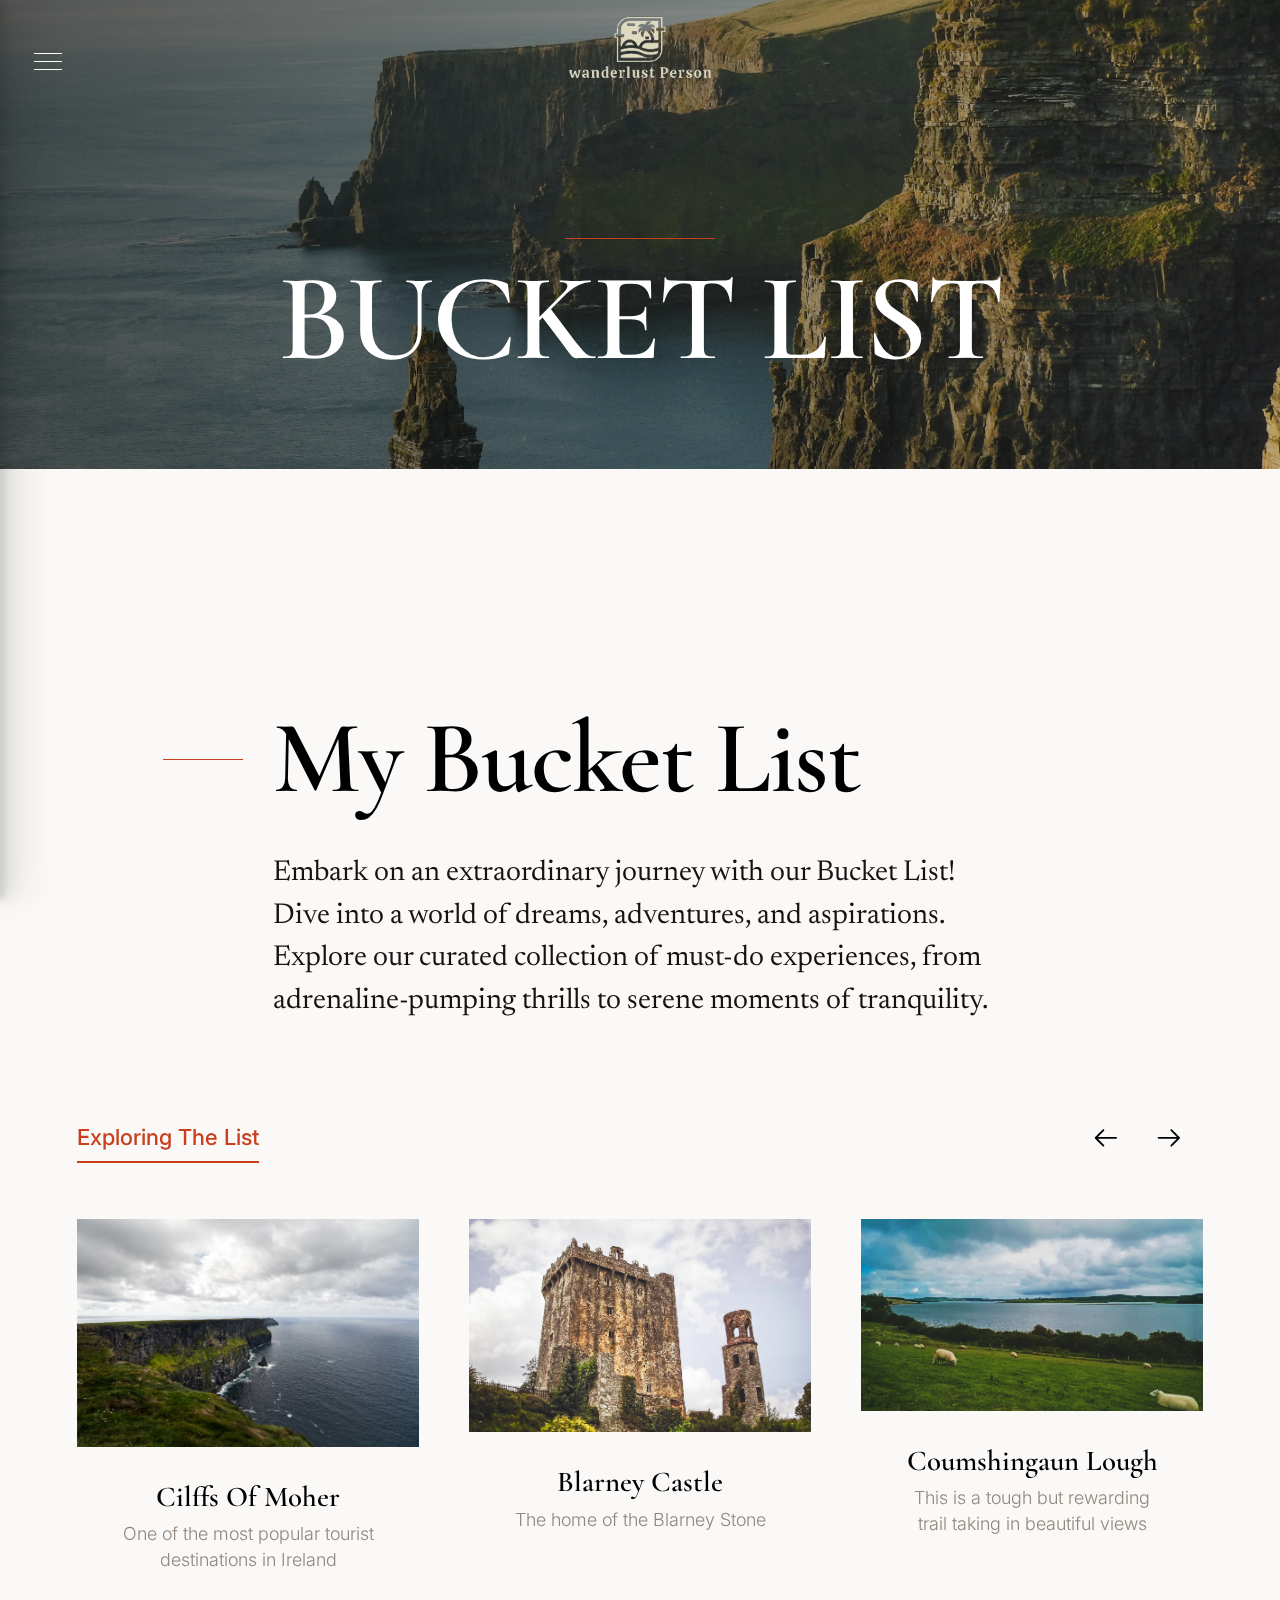
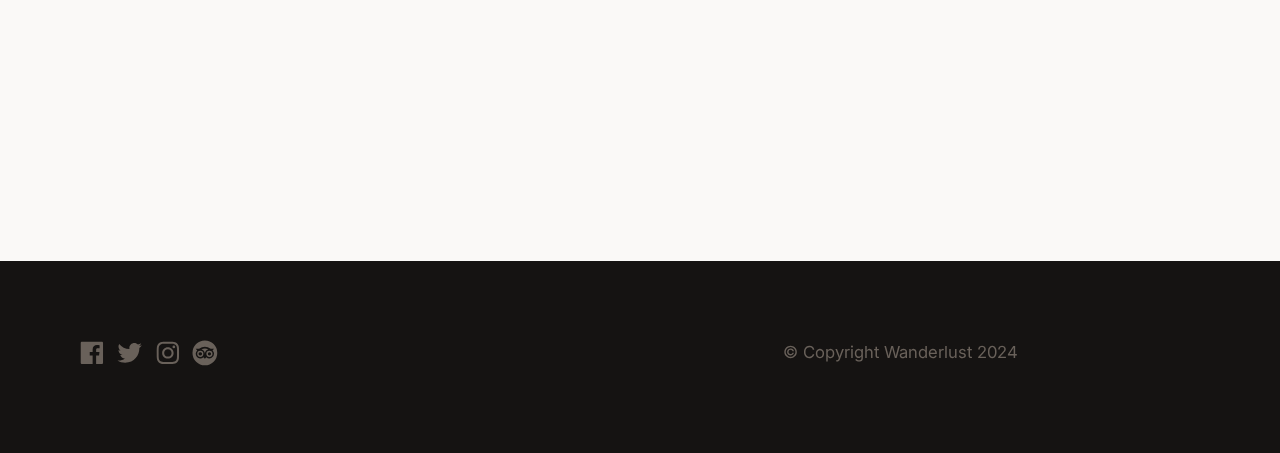
<file: bucketlist.html>
<!DOCTYPE html>
<html lang="en" class="no-js" >
<head>

    <!--- basic page needs
    ================================================== -->
    <meta charset="utf-8">
    <meta name="viewport" content="width=device-width, initial-scale=1">
    <title>Bucketlist</title>

    <script>
        document.documentElement.classList.remove('no-js');
        document.documentElement.classList.add('js');
    </script>

    <!-- CSS
    ================================================== -->
    <link rel="stylesheet" href="css/vendor.css">
    <link rel="stylesheet" href="css/styles.css">

    <!-- favicons
    ================================================== -->
    <link rel="apple-touch-icon" sizes="180x180" href="apple-touch-icon.png">
    <link rel="icon" type="image/png" sizes="32x32" href="favicon-32x32.png">
    <link rel="icon" type="image/png" sizes="16x16" href="favicon-16x16.png">
    <link rel="manifest" href="site.webmanifest">

</head>


<body id="top">

    
    <!-- preloader
    ================================================== -->
    <div id="preloader">
        <div id="loader" class="dots-fade">
            <div></div>
            <div></div>
            <div></div>
        </div>
    </div>   


    <!-- page wrap
    ================================================== -->
    <div id="page" class="s-pagewrap">

        <div class="menu-underlay"></div>

        <!-- # site header 
        ================================================== -->
        <header class="s-header">

            <div class="s-header__block">

                <div class="s-header__logo">
                    <a class="logo" href="index.html">
                        <img src="images/logo.png" alt="Homepage">
                    </a>
                </div>

                <a class="s-header__menu-toggle" href="#0"><span>Browse</span></a>

               

            </div> <!-- end s-header__block -->

            <nav class="s-header__nav">    

                <a href="#0" class="s-header__nav-close-btn" title="close"><span>Close</span></a>

                <div class="s-header__nav-logo">
                    <a href="index.html">
                        <img src="images/logo.png" alt="Homepage">
                    </a>
                </div> <!-- s-header__nav-logo -->  

                <ul class="s-header__nav-links">
                    <li class="current"><a href="index.html">HOME</a></li>
                    <li><a href="blog.html">BLOG</a></li>
                    <li><a href="about.html">ABOUT</a></li>
                    <li><a href="gallery.html">GALLERY</a></li>
                    <li><a href="travel.html">TRAVEL</a></li>
                    <li><a href="bucketlist.html">BUCKET LIST</a></li>
                </ul> <!-- s-header__nav-links -->    

                <div class="s-header__nav-bottom">

                    <h6>CONTACT</h6>

                    <div class="s-header__booking">
                        <div class="s-header__booking-no"><a href="tel:+0892789209">(08) 927 892 09</a></div>
                    </div>

                    <ul class="s-header__nav-social social-list">
                        <li>
                            <a href="#0">
                                <svg xmlns="http://www.w3.org/2000/svg" width="24" height="24" viewBox="0 0 24 24" style="fill:rgba(0, 0, 0, 1);transform:-ms-filter;"><path d="M20,3H4C3.447,3,3,3.448,3,4v16c0,0.552,0.447,1,1,1h8.615v-6.96h-2.338v-2.725h2.338v-2c0-2.325,1.42-3.592,3.5-3.592 c0.699-0.002,1.399,0.034,2.095,0.107v2.42h-1.435c-1.128,0-1.348,0.538-1.348,1.325v1.735h2.697l-0.35,2.725h-2.348V21H20 c0.553,0,1-0.448,1-1V4C21,3.448,20.553,3,20,3z"></path></svg>
                                <span class="u-screen-reader-text">Facebook</span>
                            </a>
                        </li>
                        <li>
                            <a href="#0">
                                <svg xmlns="http://www.w3.org/2000/svg" width="24" height="24" viewBox="0 0 24 24" style="fill:rgba(0, 0, 0, 1);transform:-ms-filter;"><path d="M19.633,7.997c0.013,0.175,0.013,0.349,0.013,0.523c0,5.325-4.053,11.461-11.46,11.461c-2.282,0-4.402-0.661-6.186-1.809 c0.324,0.037,0.636,0.05,0.973,0.05c1.883,0,3.616-0.636,5.001-1.721c-1.771-0.037-3.255-1.197-3.767-2.793 c0.249,0.037,0.499,0.062,0.761,0.062c0.361,0,0.724-0.05,1.061-0.137c-1.847-0.374-3.23-1.995-3.23-3.953v-0.05 c0.537,0.299,1.16,0.486,1.82,0.511C3.534,9.419,2.823,8.184,2.823,6.787c0-0.748,0.199-1.434,0.548-2.032 c1.983,2.443,4.964,4.04,8.306,4.215c-0.062-0.3-0.1-0.611-0.1-0.923c0-2.22,1.796-4.028,4.028-4.028 c1.16,0,2.207,0.486,2.943,1.272c0.91-0.175,1.782-0.512,2.556-0.973c-0.299,0.935-0.936,1.721-1.771,2.22 c0.811-0.088,1.597-0.312,2.319-0.624C21.104,6.712,20.419,7.423,19.633,7.997z"></path></svg>
                                <span class="u-screen-reader-text">Twitter</span>
                            </a>
                        </li>
                        <li>
                            <a href="#0">
                                <svg xmlns="http://www.w3.org/2000/svg" width="24" height="24" viewBox="0 0 24 24" style="fill:rgba(0, 0, 0, 1);transform:-ms-filter;"><path d="M11.999,7.377c-2.554,0-4.623,2.07-4.623,4.623c0,2.554,2.069,4.624,4.623,4.624c2.552,0,4.623-2.07,4.623-4.624 C16.622,9.447,14.551,7.377,11.999,7.377L11.999,7.377z M11.999,15.004c-1.659,0-3.004-1.345-3.004-3.003 c0-1.659,1.345-3.003,3.004-3.003s3.002,1.344,3.002,3.003C15.001,13.659,13.658,15.004,11.999,15.004L11.999,15.004z"></path><circle cx="16.806" cy="7.207" r="1.078"></circle><path d="M20.533,6.111c-0.469-1.209-1.424-2.165-2.633-2.632c-0.699-0.263-1.438-0.404-2.186-0.42 c-0.963-0.042-1.268-0.054-3.71-0.054s-2.755,0-3.71,0.054C7.548,3.074,6.809,3.215,6.11,3.479C4.9,3.946,3.945,4.902,3.477,6.111 c-0.263,0.7-0.404,1.438-0.419,2.186c-0.043,0.962-0.056,1.267-0.056,3.71c0,2.442,0,2.753,0.056,3.71 c0.015,0.748,0.156,1.486,0.419,2.187c0.469,1.208,1.424,2.164,2.634,2.632c0.696,0.272,1.435,0.426,2.185,0.45 c0.963,0.042,1.268,0.055,3.71,0.055s2.755,0,3.71-0.055c0.747-0.015,1.486-0.157,2.186-0.419c1.209-0.469,2.164-1.424,2.633-2.633 c0.263-0.7,0.404-1.438,0.419-2.186c0.043-0.962,0.056-1.267,0.056-3.71s0-2.753-0.056-3.71C20.941,7.57,20.801,6.819,20.533,6.111z M19.315,15.643c-0.007,0.576-0.111,1.147-0.311,1.688c-0.305,0.787-0.926,1.409-1.712,1.711c-0.535,0.199-1.099,0.303-1.67,0.311 c-0.95,0.044-1.218,0.055-3.654,0.055c-2.438,0-2.687,0-3.655-0.055c-0.569-0.007-1.135-0.112-1.669-0.311 c-0.789-0.301-1.414-0.923-1.719-1.711c-0.196-0.534-0.302-1.099-0.311-1.669c-0.043-0.95-0.053-1.218-0.053-3.654 c0-2.437,0-2.686,0.053-3.655c0.007-0.576,0.111-1.146,0.311-1.687c0.305-0.789,0.93-1.41,1.719-1.712 c0.534-0.198,1.1-0.303,1.669-0.311c0.951-0.043,1.218-0.055,3.655-0.055c2.437,0,2.687,0,3.654,0.055 c0.571,0.007,1.135,0.112,1.67,0.311c0.786,0.303,1.407,0.925,1.712,1.712c0.196,0.534,0.302,1.099,0.311,1.669 c0.043,0.951,0.054,1.218,0.054,3.655c0,2.436,0,2.698-0.043,3.654H19.315z"></path></svg>
                                <span class="u-screen-reader-text">Instagram</span>
                            </a>
                        </li>
                        <li>
                            <a href="#0">
                                <svg xmlns="http://www.w3.org/2000/svg" width="24" height="24" viewBox="0 0 24 24" style="fill: rgba(0, 0, 0, 1);transform:-msFilter;"><path d="M8.31 10.28a2.5 2.5 0 1 0 2.5 2.49 2.5 2.5 0 0 0-2.5-2.49zm0 3.8a1.31 1.31 0 1 1 0-2.61 1.31 1.31 0 1 1 0 2.61zm7.38-3.8a2.5 2.5 0 1 0 2.5 2.49 2.5 2.5 0 0 0-2.5-2.49zM17 12.77a1.31 1.31 0 1 1-1.31-1.3 1.31 1.31 0 0 1 1.31 1.3z"></path><path d="M12 2a10 10 0 1 0 10 10A10 10 0 0 0 12 2zm7.38 10.77a3.69 3.69 0 0 1-6.2 2.71L12 16.77l-1.18-1.29a3.69 3.69 0 1 1-5-5.44l-1.2-1.3H7.3a8.33 8.33 0 0 1 9.41 0h2.67l-1.2 1.31a3.71 3.71 0 0 1 1.2 2.72z"></path><path d="M14.77 9.05a7.19 7.19 0 0 0-5.54 0A4.06 4.06 0 0 1 12 12.7a4.08 4.08 0 0 1 2.77-3.65z"></path></svg>
                                <span class="u-screen-reader-text">Tripadvisor</span>
                            </a>
                        </li>
                    </ul> 
                </div> <!-- s-header__nav-bottom -->  

            </nav> <!-- end s-header__nav -->

        </header> <!-- end s-header -->

        
        <!-- # main content
        ================================================== -->
        <article class="s-content">

            <!-- ## pageheader -->
            <section class="s-pageheader" style="background-image:url(images/pic2.avif)">
                <div class="row">
                    <div class="column xl-12 s-pageheader__content">
                        <h1 class="page-title">                        
                            BUCKET LIST
                        </h1>                    
                    </div>
                </div>
            </section> <!-- end pageheader -->
            
            <section class="s-menublock">

                <div class="row s-menublock__top">    
                    <div class="column xl-8 lg-12">
    
                        <div class="s-menublock__content-header section-header">
                            <h2 class="text-display-title with-line">My Bucket List</h2>
                            <p class="attention-getter">
                            Embark on an extraordinary journey with our Bucket List! Dive into a world of dreams, adventures, and aspirations. Explore our curated collection of must-do experiences, from adrenaline-pumping thrills to serene moments of tranquility.
                            </p>                  
                        </div> <!-- end s-menublock__content-header --> 
    
                    </div>
                </div> <!-- end s-menublock__top --> 
    
                <div class="row">
                    <div class="column xl-12 menublock__slider-nav">
                        <a href="menu.html" class="menu-link">Exploring The List</a>
    
                        <div class="menublock-buttons">
                            <div class="menublock-btn-prev">
                                <svg clip-rule="evenodd" fill-rule="evenodd" stroke-linejoin="round" stroke-miterlimit="2" viewBox="0 0 24 24" xmlns="http://www.w3.org/2000/svg"><path d="m9.474 5.209s-4.501 4.505-6.254 6.259c-.147.146-.22.338-.22.53s.073.384.22.53c1.752 1.754 6.252 6.257 6.252 6.257.145.145.336.217.527.217.191-.001.383-.074.53-.221.293-.293.294-.766.004-1.057l-4.976-4.976h14.692c.414 0 .75-.336.75-.75s-.336-.75-.75-.75h-14.692l4.978-4.979c.289-.289.287-.761-.006-1.054-.147-.147-.339-.221-.53-.221-.191-.001-.38.071-.525.215z" fill-rule="nonzero"/></svg>
                            </div>
                            <div class="menublock-btn-next">
                                <svg clip-rule="evenodd" fill-rule="evenodd" stroke-linejoin="round" stroke-miterlimit="2" viewBox="0 0 24 24" xmlns="http://www.w3.org/2000/svg"><path d="m14.523 18.787s4.501-4.505 6.255-6.26c.146-.146.219-.338.219-.53s-.073-.383-.219-.53c-1.753-1.754-6.255-6.258-6.255-6.258-.144-.145-.334-.217-.524-.217-.193 0-.385.074-.532.221-.293.292-.295.766-.004 1.056l4.978 4.978h-14.692c-.414 0-.75.336-.75.75s.336.75.75.75h14.692l-4.979 4.979c-.289.289-.286.762.006 1.054.148.148.341.222.533.222.19 0 .378-.072.522-.215z" fill-rule="nonzero"/></svg>
                            </div>
                        </div>
                    </div> <!-- end s-menublock__slider-nav -->
                </div>
    
                <div class="row s-menublock__slider-wrap">
                    <div class="column xl-12">                     
    
                        <div class="swiper-container s-menublock__slider">    
                            <div class="swiper-wrapper">
    
                                <div class="s-menublock__slide swiper-slide">    
                                    <div class="menublock-item">
                                        <div class="menublock-item__thumb">
                                            <img src="images/cofm.avif" 
                                                  alt="">
                                        </div>
                                        <div class="menublock-item__text">
                                            <h5>Cilffs Of Moher</h5>
                                            <p>One of the most popular tourist destinations in Ireland</p>
                                        </div>
                                       
                                    </div> <!-- end menublock-item -->
                                </div> <!-- end s-menublock__slide -->
    
                                <div class="s-menublock__slide swiper-slide">    
                                    <div class="menublock-item">
                                        <div class="menublock-item__thumb">
                                            <img src="images/castle.avif" 
                                                  alt="">
                                        </div>
                                        <div class="menublock-item__text">
                                            <h5>Blarney Castle</h5>
                                            <p>The home of the Blarney Stone</p>
                                        </div>
                                        
                                    </div> <!-- end menublock-item -->
                                </div> <!-- end s-menublock__slide -->

                                <div class="s-menublock__slide swiper-slide">    
                                    <div class="menublock-item">
                                        <div class="menublock-item__thumb">
                                            <img src="images/Lough.avif" 
                                                 alt="">
                                        </div>
                                        <div class="menublock-item__text">
                                            <h5>Coumshingaun Lough</h5>
                                            <p>This is a tough but rewarding trail taking in beautiful views</p>
                                        </div>
                                        
                                    </div> <!-- end menublock-item -->
                                </div> <!-- end s-menublock__slide -->
                                
                                <div class="s-menublock__slide swiper-slide">    
                                    <div class="menublock-item">
                                        <div class="menublock-item__thumb">
                                            <img src="images/malin.avif" 
                                                 alt="">
                                        </div>
                                        <div class="menublock-item__text">
                                            <h5>Malin Head</h5>
                                            <p>To witness the astonomical phenomenon of Aurora Borealis.</p>
                                        </div>
                                        
                                    </div> <!-- end menublock-item -->
                                </div> <!-- end s-menublock__slide -->
    
                              
    
                                
            
                            </div> <!-- end swiper-wrapper -->                      
                        </div> <!-- end s-menublock__slider -->
    
                    </div>
                </div> <!-- s-menublock__slider-wrap -->
    
            </section> <!-- end s-menublock -->  

        </article> <!-- end main content -->




        <!-- # footer 
        ================================================== -->
        <footer id="footer" class="s-footer">  
            
           

                          
            
            <div class="row s-footer__bottom">
                
                <div class="column xl-6 lg-12">
                    <ul class="s-footer__social social-list">
                        <li>
                            <a href="#0">
                                <svg xmlns="http://www.w3.org/2000/svg" width="24" height="24" viewBox="0 0 24 24" style="fill:rgba(0, 0, 0, 1);transform:-ms-filter;"><path d="M20,3H4C3.447,3,3,3.448,3,4v16c0,0.552,0.447,1,1,1h8.615v-6.96h-2.338v-2.725h2.338v-2c0-2.325,1.42-3.592,3.5-3.592 c0.699-0.002,1.399,0.034,2.095,0.107v2.42h-1.435c-1.128,0-1.348,0.538-1.348,1.325v1.735h2.697l-0.35,2.725h-2.348V21H20 c0.553,0,1-0.448,1-1V4C21,3.448,20.553,3,20,3z"></path></svg>
                                <span class="u-screen-reader-text">Facebook</span>
                            </a>
                        </li>
                        <li>
                            <a href="#0">
                                <svg xmlns="http://www.w3.org/2000/svg" width="24" height="24" viewBox="0 0 24 24" style="fill:rgba(0, 0, 0, 1);transform:-ms-filter;"><path d="M19.633,7.997c0.013,0.175,0.013,0.349,0.013,0.523c0,5.325-4.053,11.461-11.46,11.461c-2.282,0-4.402-0.661-6.186-1.809 c0.324,0.037,0.636,0.05,0.973,0.05c1.883,0,3.616-0.636,5.001-1.721c-1.771-0.037-3.255-1.197-3.767-2.793 c0.249,0.037,0.499,0.062,0.761,0.062c0.361,0,0.724-0.05,1.061-0.137c-1.847-0.374-3.23-1.995-3.23-3.953v-0.05 c0.537,0.299,1.16,0.486,1.82,0.511C3.534,9.419,2.823,8.184,2.823,6.787c0-0.748,0.199-1.434,0.548-2.032 c1.983,2.443,4.964,4.04,8.306,4.215c-0.062-0.3-0.1-0.611-0.1-0.923c0-2.22,1.796-4.028,4.028-4.028 c1.16,0,2.207,0.486,2.943,1.272c0.91-0.175,1.782-0.512,2.556-0.973c-0.299,0.935-0.936,1.721-1.771,2.22 c0.811-0.088,1.597-0.312,2.319-0.624C21.104,6.712,20.419,7.423,19.633,7.997z"></path></svg>
                                <span class="u-screen-reader-text">Twitter</span>
                            </a>
                        </li>
                        <li>
                            <a href="#0">
                                <svg xmlns="http://www.w3.org/2000/svg" width="24" height="24" viewBox="0 0 24 24" style="fill:rgba(0, 0, 0, 1);transform:-ms-filter;"><path d="M11.999,7.377c-2.554,0-4.623,2.07-4.623,4.623c0,2.554,2.069,4.624,4.623,4.624c2.552,0,4.623-2.07,4.623-4.624 C16.622,9.447,14.551,7.377,11.999,7.377L11.999,7.377z M11.999,15.004c-1.659,0-3.004-1.345-3.004-3.003 c0-1.659,1.345-3.003,3.004-3.003s3.002,1.344,3.002,3.003C15.001,13.659,13.658,15.004,11.999,15.004L11.999,15.004z"></path><circle cx="16.806" cy="7.207" r="1.078"></circle><path d="M20.533,6.111c-0.469-1.209-1.424-2.165-2.633-2.632c-0.699-0.263-1.438-0.404-2.186-0.42 c-0.963-0.042-1.268-0.054-3.71-0.054s-2.755,0-3.71,0.054C7.548,3.074,6.809,3.215,6.11,3.479C4.9,3.946,3.945,4.902,3.477,6.111 c-0.263,0.7-0.404,1.438-0.419,2.186c-0.043,0.962-0.056,1.267-0.056,3.71c0,2.442,0,2.753,0.056,3.71 c0.015,0.748,0.156,1.486,0.419,2.187c0.469,1.208,1.424,2.164,2.634,2.632c0.696,0.272,1.435,0.426,2.185,0.45 c0.963,0.042,1.268,0.055,3.71,0.055s2.755,0,3.71-0.055c0.747-0.015,1.486-0.157,2.186-0.419c1.209-0.469,2.164-1.424,2.633-2.633 c0.263-0.7,0.404-1.438,0.419-2.186c0.043-0.962,0.056-1.267,0.056-3.71s0-2.753-0.056-3.71C20.941,7.57,20.801,6.819,20.533,6.111z M19.315,15.643c-0.007,0.576-0.111,1.147-0.311,1.688c-0.305,0.787-0.926,1.409-1.712,1.711c-0.535,0.199-1.099,0.303-1.67,0.311 c-0.95,0.044-1.218,0.055-3.654,0.055c-2.438,0-2.687,0-3.655-0.055c-0.569-0.007-1.135-0.112-1.669-0.311 c-0.789-0.301-1.414-0.923-1.719-1.711c-0.196-0.534-0.302-1.099-0.311-1.669c-0.043-0.95-0.053-1.218-0.053-3.654 c0-2.437,0-2.686,0.053-3.655c0.007-0.576,0.111-1.146,0.311-1.687c0.305-0.789,0.93-1.41,1.719-1.712 c0.534-0.198,1.1-0.303,1.669-0.311c0.951-0.043,1.218-0.055,3.655-0.055c2.437,0,2.687,0,3.654,0.055 c0.571,0.007,1.135,0.112,1.67,0.311c0.786,0.303,1.407,0.925,1.712,1.712c0.196,0.534,0.302,1.099,0.311,1.669 c0.043,0.951,0.054,1.218,0.054,3.655c0,2.436,0,2.698-0.043,3.654H19.315z"></path></svg>
                                <span class="u-screen-reader-text">Instagram</span>
                            </a>
                        </li>
                        <li>
                            <a href="#0">
                                <svg xmlns="http://www.w3.org/2000/svg" width="24" height="24" viewBox="0 0 24 24" style="fill: rgba(0, 0, 0, 1);transform:-msFilter;"><path d="M8.31 10.28a2.5 2.5 0 1 0 2.5 2.49 2.5 2.5 0 0 0-2.5-2.49zm0 3.8a1.31 1.31 0 1 1 0-2.61 1.31 1.31 0 1 1 0 2.61zm7.38-3.8a2.5 2.5 0 1 0 2.5 2.49 2.5 2.5 0 0 0-2.5-2.49zM17 12.77a1.31 1.31 0 1 1-1.31-1.3 1.31 1.31 0 0 1 1.31 1.3z"></path><path d="M12 2a10 10 0 1 0 10 10A10 10 0 0 0 12 2zm7.38 10.77a3.69 3.69 0 0 1-6.2 2.71L12 16.77l-1.18-1.29a3.69 3.69 0 1 1-5-5.44l-1.2-1.3H7.3a8.33 8.33 0 0 1 9.41 0h2.67l-1.2 1.31a3.71 3.71 0 0 1 1.2 2.72z"></path><path d="M14.77 9.05a7.19 7.19 0 0 0-5.54 0A4.06 4.06 0 0 1 12 12.7a4.08 4.08 0 0 1 2.77-3.65z"></path></svg>
                                <span class="u-screen-reader-text">Tripadvisor</span>
                            </a>
                        </li>
                    </ul> 
                </div> <!-- end section-footer__social -->

                <div class="column xl-6 lg-12">
                    <p class="ss-copyright">
                        <span style="text-align: center;">© Copyright Wanderlust 2024</span> 
                        
                    </p>
                </div>

            </div> <!-- end section-footer__bottom -->          

           
            
        </footer> <!-- end s-footer -->

    </div> <!-- end page-wrap -->


    <!-- Java Script
    ================================================== -->
    <script src="js/plugins.js"></script>
    <script src="js/main.js"></script>

</body>
</html>
</file>
<file: css/vendor.css>
/* ===================================================================
 * Maillard Third-party Stylesheets
 * Template Ver. 1.0.0
 * 08-03-2023
 * -------------------------------------------------------------------
 *
 * TOC:
 * # PrismJS 
 * # Swiper
 * # Glightbox
 *
 * ------------------------------------------------------------------- */

/* ===================================================================
 * # PrismJS 1.20.0
 *   https://prismjs.com/download.html#themes=prism-okaidia&languages=markup+css+clike+javascript+markup-templating+php 
 *   
 *   okaidia theme for JavaScript, CSS and HTML
 *   Loosely based on Monokai textmate theme by http://www.monokai.nl/
 *   @author ocodia
 * ------------------------------------------------------------------- */
code[class*=language-],
pre[class*=language-] {
  color          : #f8f8f2;
  background     : none;
  text-shadow    : 0 1px rgba(0, 0, 0, 0.3);
  font-family    : var(--font-mono);
  font-size      : calc(var(--text-size) * 0.8333);
  text-align     : left;
  white-space    : pre;
  word-spacing   : normal;
  word-break     : normal;
  word-wrap      : normal;
  line-height    : var(--vspace-1);
  -moz-tab-size  : 4;
  -o-tab-size    : 4;
  tab-size       : 4;
  -webkit-hyphens: none;
  hyphens        : none;
}

/* Code blocks */
pre[class*=language-] {
  padding : var(--vspace-0_5) 0 var(--vspace-1);
  margin  : var(--vspace-1) 0;
  overflow: auto;
}

:not(pre)>code[class*=language-],
pre[class*=language-] {
  background: #272822;
}

/* Inline code */
:not(pre)>code[class*=language-] {
  padding    : 0.1em;
  white-space: normal;
}

.token.comment,
.token.prolog,
.token.doctype,
.token.cdata {
  color: slategray;
}

.token.punctuation {
  color: #f8f8f2;
}

.token.namespace {
  opacity: 0.7;
}

.token.property,
.token.tag,
.token.constant,
.token.symbol,
.token.deleted {
  color: #f92672;
}

.token.boolean,
.token.number {
  color: #ae81ff;
}

.token.selector,
.token.attr-name,
.token.string,
.token.char,
.token.builtin,
.token.inserted {
  color: #a6e22e;
}

.token.operator,
.token.entity,
.token.url,
.language-css .token.string,
.style .token.string,
.token.variable {
  color: #f8f8f2;
}

.token.atrule,
.token.attr-value,
.token.function,
.token.class-name {
  color: #e6db74;
}

.token.keyword {
  color: #66d9ef;
}

.token.regex,
.token.important {
  color: #fd971f;
}

.token.important,
.token.bold {
  font-weight: bold;
}

.token.italic {
  font-style: italic;
}

.token.entity {
  cursor: help;
}


/* ===================================================================
 * # Swiper 6.4.5
 *   Most modern mobile touch slider and framework with hardware accelerated transitions
 *   https://swiperjs.com
 *
 *   Copyright 2014-2020 Vladimir Kharlampidi
 *
 *   Released under the MIT License
 *
 *   Released on: December 18, 2020
 * ------------------------------------------------------------------- */
@font-face {
  font-family: "swiper-icons";
  src        : url("data:application/font-woff;charset=utf-8;base64, [base64]//wADZ2x5ZgAAAywAAADMAAAD2MHtryVoZWFkAAABbAAAADAAAAA2E2+eoWhoZWEAAAGcAAAAHwAAACQC9gDzaG10eAAAAigAAAAZAAAArgJkABFsb2NhAAAC0AAAAFoAAABaFQAUGG1heHAAAAG8AAAAHwAAACAAcABAbmFtZQAAA/gAAAE5AAACXvFdBwlwb3N0AAAFNAAAAGIAAACE5s74hXjaY2BkYGAAYpf5Hu/j+W2+MnAzMYDAzaX6QjD6/4//Bxj5GA8AuRwMYGkAPywL13jaY2BkYGA88P8Agx4j+/8fQDYfA1AEBWgDAIB2BOoAeNpjYGRgYNBh4GdgYgABEMnIABJzYNADCQAACWgAsQB42mNgYfzCOIGBlYGB0YcxjYGBwR1Kf2WQZGhhYGBiYGVmgAFGBiQQkOaawtDAoMBQxXjg/wEGPcYDDA4wNUA2CCgwsAAAO4EL6gAAeNpj2M0gyAACqxgGNWBkZ2D4/wMA+xkDdgAAAHjaY2BgYGaAYBkGRgYQiAHyGMF8FgYHIM3DwMHABGQrMOgyWDLEM1T9/w8UBfEMgLzE////P/5//f/V/xv+r4eaAAeMbAxwIUYmIMHEgKYAYjUcsDAwsLKxc3BycfPw8jEQA/[base64]/uznmfPFBNODM2K7MTQ45YEAZqGP81AmGGcF3iPqOop0r1SPTaTbVkfUe4HXj97wYE+yNwWYxwWu4v1ugWHgo3S1XdZEVqWM7ET0cfnLGxWfkgR42o2PvWrDMBSFj/IHLaF0zKjRgdiVMwScNRAoWUoH78Y2icB/yIY09An6AH2Bdu/UB+yxopYshQiEvnvu0dURgDt8QeC8PDw7Fpji3fEA4z/PEJ6YOB5hKh4dj3EvXhxPqH/SKUY3rJ7srZ4FZnh1PMAtPhwP6fl2PMJMPDgeQ4rY8YT6Gzao0eAEA409DuggmTnFnOcSCiEiLMgxCiTI6Cq5DZUd3Qmp10vO0LaLTd2cjN4fOumlc7lUYbSQcZFkutRG7g6JKZKy0RmdLY680CDnEJ+UMkpFFe1RN7nxdVpXrC4aTtnaurOnYercZg2YVmLN/d/gczfEimrE/fs/bOuq29Zmn8tloORaXgZgGa78yO9/cnXm2BpaGvq25Dv9S4E9+5SIc9PqupJKhYFSSl47+Qcr1mYNAAAAeNptw0cKwkAAAMDZJA8Q7OUJvkLsPfZ6zFVERPy8qHh2YER+3i/BP83vIBLLySsoKimrqKqpa2hp6+jq6RsYGhmbmJqZSy0sraxtbO3sHRydnEMU4uR6yx7JJXveP7WrDycAAAAAAAH//wACeNpjYGRgYOABYhkgZgJCZgZNBkYGLQZtIJsFLMYAAAw3ALgAeNolizEKgDAQBCchRbC2sFER0YD6qVQiBCv/H9ezGI6Z5XBAw8CBK/m5iQQVauVbXLnOrMZv2oLdKFa8Pjuru2hJzGabmOSLzNMzvutpB3N42mNgZGBg4GKQYzBhYMxJLMlj4GBgAYow/P/PAJJhLM6sSoWKfWCAAwDAjgbRAAB42mNgYGBkAIIbCZo5IPrmUn0hGA0AO8EFTQAA") format("woff");
  font-weight: 400;
  font-style : normal;
}

:root {
  --swiper-theme-color: #007aff;
}

.swiper-container {
  margin-left : auto;
  margin-right: auto;
  position    : relative;
  overflow    : hidden;
  list-style  : none;
  padding     : 0;
  /* Fix of Webkit flickering */
  z-index     : 1;
}

.swiper-container-vertical>.swiper-wrapper {
  flex-direction: column;
}

.swiper-wrapper {
  position           : relative;
  width              : 100%;
  height             : 100%;
  z-index            : 1;
  display            : flex;
  transition-property: transform;
  box-sizing         : content-box;
}

.swiper-container-android .swiper-slide,
.swiper-wrapper {
  transform: translate3d(0px, 0, 0);
}

.swiper-container-multirow>.swiper-wrapper {
  flex-wrap: wrap;
}

.swiper-container-multirow-column>.swiper-wrapper {
  flex-wrap     : wrap;
  flex-direction: column;
}

.swiper-container-free-mode>.swiper-wrapper {
  transition-timing-function: ease-out;
  margin                    : 0 auto;
}

.swiper-slide {
  flex-shrink        : 0;
  width              : 100%;
  height             : 100%;
  position           : relative;
  transition-property: transform;
}

.swiper-slide-invisible-blank {
  visibility: hidden;
}

/* Auto Height */
.swiper-container-autoheight,
.swiper-container-autoheight .swiper-slide {
  height: auto;
}

.swiper-container-autoheight .swiper-wrapper {
  align-items        : flex-start;
  transition-property: transform, height;
}

/* 3D Effects */
.swiper-container-3d {
  perspective: 1200px;
}

.swiper-container-3d .swiper-wrapper,
.swiper-container-3d .swiper-slide,
.swiper-container-3d .swiper-slide-shadow-left,
.swiper-container-3d .swiper-slide-shadow-right,
.swiper-container-3d .swiper-slide-shadow-top,
.swiper-container-3d .swiper-slide-shadow-bottom,
.swiper-container-3d .swiper-cube-shadow {
  transform-style: preserve-3d;
}

.swiper-container-3d .swiper-slide-shadow-left,
.swiper-container-3d .swiper-slide-shadow-right,
.swiper-container-3d .swiper-slide-shadow-top,
.swiper-container-3d .swiper-slide-shadow-bottom {
  position      : absolute;
  left          : 0;
  top           : 0;
  width         : 100%;
  height        : 100%;
  pointer-events: none;
  z-index       : 10;
}

.swiper-container-3d .swiper-slide-shadow-left {
  background-image: linear-gradient(to left, rgba(0, 0, 0, 0.5), rgba(0, 0, 0, 0));
}

.swiper-container-3d .swiper-slide-shadow-right {
  background-image: linear-gradient(to right, rgba(0, 0, 0, 0.5), rgba(0, 0, 0, 0));
}

.swiper-container-3d .swiper-slide-shadow-top {
  background-image: linear-gradient(to top, rgba(0, 0, 0, 0.5), rgba(0, 0, 0, 0));
}

.swiper-container-3d .swiper-slide-shadow-bottom {
  background-image: linear-gradient(to bottom, rgba(0, 0, 0, 0.5), rgba(0, 0, 0, 0));
}

/* CSS Mode */
.swiper-container-css-mode>.swiper-wrapper {
  overflow          : auto;
  scrollbar-width   : none;
  /* For Firefox */
  -ms-overflow-style: none;
  /* For Internet Explorer and Edge */
}

.swiper-container-css-mode>.swiper-wrapper::-webkit-scrollbar {
  display: none;
}

.swiper-container-css-mode>.swiper-wrapper>.swiper-slide {
  scroll-snap-align: start start;
}

.swiper-container-horizontal.swiper-container-css-mode>.swiper-wrapper {
  scroll-snap-type: x mandatory;
}

.swiper-container-vertical.swiper-container-css-mode>.swiper-wrapper {
  scroll-snap-type: y mandatory;
}

:root {
  --swiper-navigation-size   : 44px;
  /*
    --swiper-navigation-color: var(--swiper-theme-color);
    */
}

.swiper-button-prev,
.swiper-button-next {
  position       : absolute;
  top            : 50%;
  width          : calc(var(--swiper-navigation-size) / 44 * 27);
  height         : var(--swiper-navigation-size);
  margin-top     : calc(-1 * var(--swiper-navigation-size) / 2);
  z-index        : 10;
  cursor         : pointer;
  display        : flex;
  align-items    : center;
  justify-content: center;
  color          : var(--swiper-navigation-color, var(--swiper-theme-color));
}

.swiper-button-prev.swiper-button-disabled,
.swiper-button-next.swiper-button-disabled {
  opacity       : 0.35;
  cursor        : auto;
  pointer-events: none;
}

.swiper-button-prev:after,
.swiper-button-next:after {
  font-family   : swiper-icons;
  font-size     : var(--swiper-navigation-size);
  text-transform: none !important;
  letter-spacing: 0;
  text-transform: none;
  font-variant  : initial;
  line-height   : 1;
}

.swiper-button-prev,
.swiper-container-rtl .swiper-button-next {
  left : 10px;
  right: auto;
}

.swiper-button-prev:after,
.swiper-container-rtl .swiper-button-next:after {
  content: "prev";
}

.swiper-button-next,
.swiper-container-rtl .swiper-button-prev {
  right: 10px;
  left : auto;
}

.swiper-button-next:after,
.swiper-container-rtl .swiper-button-prev:after {
  content: "next";
}

.swiper-button-prev.swiper-button-white,
.swiper-button-next.swiper-button-white {
  --swiper-navigation-color: #ffffff;
}

.swiper-button-prev.swiper-button-black,
.swiper-button-next.swiper-button-black {
  --swiper-navigation-color: #000000;
}

.swiper-button-lock {
  display: none;
}

:root {
  /*
    --swiper-pagination-color: var(--swiper-theme-color);
    */
}

.swiper-pagination {
  position  : absolute;
  text-align: center;
  transition: 300ms opacity;
  transform : translate3d(0, 0, 0);
  z-index   : 10;
}

.swiper-pagination.swiper-pagination-hidden {
  opacity: 0;
}

/* Common Styles */
.swiper-pagination-fraction,
.swiper-pagination-custom,
.swiper-container-horizontal>.swiper-pagination-bullets {
  bottom: 10px;
  left  : 0;
  width : 100%;
}

/* Bullets */
.swiper-pagination-bullets-dynamic {
  overflow : hidden;
  font-size: 0;
}

.swiper-pagination-bullets-dynamic .swiper-pagination-bullet {
  transform: scale(0.33);
  position : relative;
}

.swiper-pagination-bullets-dynamic .swiper-pagination-bullet-active {
  transform: scale(1);
}

.swiper-pagination-bullets-dynamic .swiper-pagination-bullet-active-main {
  transform: scale(1);
}

.swiper-pagination-bullets-dynamic .swiper-pagination-bullet-active-prev {
  transform: scale(0.66);
}

.swiper-pagination-bullets-dynamic .swiper-pagination-bullet-active-prev-prev {
  transform: scale(0.33);
}

.swiper-pagination-bullets-dynamic .swiper-pagination-bullet-active-next {
  transform: scale(0.66);
}

.swiper-pagination-bullets-dynamic .swiper-pagination-bullet-active-next-next {
  transform: scale(0.33);
}

.swiper-pagination-bullet {
  width        : 8px;
  height       : 8px;
  display      : inline-block;
  border-radius: 100%;
  background   : #000;
  opacity      : 0.2;
}

button.swiper-pagination-bullet {
  border            : none;
  margin            : 0;
  padding           : 0;
  box-shadow        : none;
  -webkit-appearance: none;
  -moz-appearance   : none;
  appearance        : none;
}

.swiper-pagination-clickable .swiper-pagination-bullet {
  cursor: pointer;
}

.swiper-pagination-bullet-active {
  opacity   : 1;
  background: var(--swiper-pagination-color, var(--swiper-theme-color));
}

.swiper-container-vertical>.swiper-pagination-bullets {
  right    : 10px;
  top      : 50%;
  transform: translate3d(0px, -50%, 0);
}

.swiper-container-vertical>.swiper-pagination-bullets .swiper-pagination-bullet {
  margin : 6px 0;
  display: block;
}

.swiper-container-vertical>.swiper-pagination-bullets.swiper-pagination-bullets-dynamic {
  top      : 50%;
  transform: translateY(-50%);
  width    : 8px;
}

.swiper-container-vertical>.swiper-pagination-bullets.swiper-pagination-bullets-dynamic .swiper-pagination-bullet {
  display   : inline-block;
  transition: 200ms transform, 200ms top;
}

.swiper-container-horizontal>.swiper-pagination-bullets .swiper-pagination-bullet {
  margin: 0 4px;
}

.swiper-container-horizontal>.swiper-pagination-bullets.swiper-pagination-bullets-dynamic {
  left       : 50%;
  transform  : translateX(-50%);
  white-space: nowrap;
}

.swiper-container-horizontal>.swiper-pagination-bullets.swiper-pagination-bullets-dynamic .swiper-pagination-bullet {
  transition: 200ms transform, 200ms left;
}

.swiper-container-horizontal.swiper-container-rtl>.swiper-pagination-bullets-dynamic .swiper-pagination-bullet {
  transition: 200ms transform, 200ms right;
}

/* Progress */
.swiper-pagination-progressbar {
  background: rgba(0, 0, 0, 0.25);
  position  : absolute;
}

.swiper-pagination-progressbar .swiper-pagination-progressbar-fill {
  background      : var(--swiper-pagination-color, var(--swiper-theme-color));
  position        : absolute;
  left            : 0;
  top             : 0;
  width           : 100%;
  height          : 100%;
  transform       : scale(0);
  transform-origin: left top;
}

.swiper-container-rtl .swiper-pagination-progressbar .swiper-pagination-progressbar-fill {
  transform-origin: right top;
}

.swiper-container-horizontal>.swiper-pagination-progressbar,
.swiper-container-vertical>.swiper-pagination-progressbar.swiper-pagination-progressbar-opposite {
  width : 100%;
  height: 4px;
  left  : 0;
  top   : 0;
}

.swiper-container-vertical>.swiper-pagination-progressbar,
.swiper-container-horizontal>.swiper-pagination-progressbar.swiper-pagination-progressbar-opposite {
  width : 4px;
  height: 100%;
  left  : 0;
  top   : 0;
}

.swiper-pagination-white {
  --swiper-pagination-color: #ffffff;
}

.swiper-pagination-black {
  --swiper-pagination-color: #000000;
}

.swiper-pagination-lock {
  display: none;
}

/* Scrollbar */
.swiper-scrollbar {
  border-radius   : 10px;
  position        : relative;
  -ms-touch-action: none;
  background      : rgba(0, 0, 0, 0.1);
}

.swiper-container-horizontal>.swiper-scrollbar {
  position: absolute;
  left    : 1%;
  bottom  : 3px;
  z-index : 50;
  height  : 5px;
  width   : 98%;
}

.swiper-container-vertical>.swiper-scrollbar {
  position: absolute;
  right   : 3px;
  top     : 1%;
  z-index : 50;
  width   : 5px;
  height  : 98%;
}

.swiper-scrollbar-drag {
  height       : 100%;
  width        : 100%;
  position     : relative;
  background   : rgba(0, 0, 0, 0.5);
  border-radius: 10px;
  left         : 0;
  top          : 0;
}

.swiper-scrollbar-cursor-drag {
  cursor: move;
}

.swiper-scrollbar-lock {
  display: none;
}

.swiper-zoom-container {
  width          : 100%;
  height         : 100%;
  display        : flex;
  justify-content: center;
  align-items    : center;
  text-align     : center;
}

.swiper-zoom-container>img,
.swiper-zoom-container>svg,
.swiper-zoom-container>canvas {
  max-width    : 100%;
  max-height   : 100%;
  -o-object-fit: contain;
  object-fit   : contain;
}

.swiper-slide-zoomed {
  cursor: move;
}

/* Preloader */
:root {
  /*
    --swiper-preloader-color: var(--swiper-theme-color);
    */
}

.swiper-lazy-preloader {
  width           : 42px;
  height          : 42px;
  position        : absolute;
  left            : 50%;
  top             : 50%;
  margin-left     : -21px;
  margin-top      : -21px;
  z-index         : 10;
  transform-origin: 50%;
  animation       : swiper-preloader-spin 1s infinite linear;
  box-sizing      : border-box;
  border          : 4px solid var(--swiper-preloader-color, var(--swiper-theme-color));
  border-radius   : 50%;
  border-top-color: transparent;
}

.swiper-lazy-preloader-white {
  --swiper-preloader-color: #fff;
}

.swiper-lazy-preloader-black {
  --swiper-preloader-color: #000;
}

@keyframes swiper-preloader-spin {
  100% {
    transform: rotate(360deg);
  }
}

/* a11y */
.swiper-container .swiper-notification {
  position      : absolute;
  left          : 0;
  top           : 0;
  pointer-events: none;
  opacity       : 0;
  z-index       : -1000;
}

.swiper-container-fade.swiper-container-free-mode .swiper-slide {
  transition-timing-function: ease-out;
}

.swiper-container-fade .swiper-slide {
  pointer-events     : none;
  transition-property: opacity;
}

.swiper-container-fade .swiper-slide .swiper-slide {
  pointer-events: none;
}

.swiper-container-fade .swiper-slide-active,
.swiper-container-fade .swiper-slide-active .swiper-slide-active {
  pointer-events: auto;
}

.swiper-container-cube {
  overflow: visible;
}

.swiper-container-cube .swiper-slide {
  pointer-events     : none;
  backface-visibility: hidden;
  z-index            : 1;
  visibility         : hidden;
  transform-origin   : 0 0;
  width              : 100%;
  height             : 100%;
}

.swiper-container-cube .swiper-slide .swiper-slide {
  pointer-events: none;
}

.swiper-container-cube.swiper-container-rtl .swiper-slide {
  transform-origin: 100% 0;
}

.swiper-container-cube .swiper-slide-active,
.swiper-container-cube .swiper-slide-active .swiper-slide-active {
  pointer-events: auto;
}

.swiper-container-cube .swiper-slide-active,
.swiper-container-cube .swiper-slide-next,
.swiper-container-cube .swiper-slide-prev,
.swiper-container-cube .swiper-slide-next+.swiper-slide {
  pointer-events: auto;
  visibility    : visible;
}

.swiper-container-cube .swiper-slide-shadow-top,
.swiper-container-cube .swiper-slide-shadow-bottom,
.swiper-container-cube .swiper-slide-shadow-left,
.swiper-container-cube .swiper-slide-shadow-right {
  z-index            : 0;
  backface-visibility: hidden;
}

.swiper-container-cube .swiper-cube-shadow {
  position  : absolute;
  left      : 0;
  bottom    : 0px;
  width     : 100%;
  height    : 100%;
  background: #000;
  opacity   : 0.6;
  filter    : blur(50px);
  z-index   : 0;
}

.swiper-container-flip {
  overflow: visible;
}

.swiper-container-flip .swiper-slide {
  pointer-events     : none;
  backface-visibility: hidden;
  z-index            : 1;
}

.swiper-container-flip .swiper-slide .swiper-slide {
  pointer-events: none;
}

.swiper-container-flip .swiper-slide-active,
.swiper-container-flip .swiper-slide-active .swiper-slide-active {
  pointer-events: auto;
}

.swiper-container-flip .swiper-slide-shadow-top,
.swiper-container-flip .swiper-slide-shadow-bottom,
.swiper-container-flip .swiper-slide-shadow-left,
.swiper-container-flip .swiper-slide-shadow-right {
  z-index            : 0;
  backface-visibility: hidden;
}


/* ==========================================================================
 * # Glightbox
 *
 * GLightbox 3.2.0
 * https://biati-digital.github.io/glightbox/
 * -------------------------------------------------------------------------- 
 */
.glightbox-container {
  width                   : 100%;
  height                  : 100%;
  position                : fixed;
  top                     : 0;
  left                    : 0;
  z-index                 : 999999 !important;
  overflow                : hidden;
  touch-action            : none;
  -webkit-text-size-adjust: 100%;
  -moz-text-size-adjust   : 100%;
  text-size-adjust        : 100%;
  backface-visibility     : hidden;
  outline                 : none;
}

.glightbox-container.inactive {
  display: none;
}

.glightbox-container .gcontainer {
  position: relative;
  width   : 100%;
  height  : 100%;
  z-index : 9999;
  overflow: hidden;
}

.glightbox-container .gslider {
  transition     : transform 0.4s ease;
  height         : 100%;
  left           : 0;
  top            : 0;
  width          : 100%;
  position       : relative;
  overflow       : hidden;
  display        : flex !important;
  justify-content: center;
  align-items    : center;
  transform      : translate3d(0, 0, 0);
}

.glightbox-container .gslide {
  width              : 100%;
  position           : absolute;
  -webkit-user-select: none;
  -moz-user-select   : none;
  user-select        : none;
  display            : flex;
  align-items        : center;
  justify-content    : center;
  opacity            : 0;
}

.glightbox-container .gslide.current {
  opacity : 1;
  z-index : 99999;
  position: relative;
}

.glightbox-container .gslide.prev {
  opacity: 1;
  z-index: 9999;
}

.glightbox-container .gslide-inner-content {
  width: 100%;
}

.glightbox-container .ginner-container {
  position       : relative;
  width          : 100%;
  display        : flex;
  justify-content: center;
  flex-direction : column;
  max-width      : 100%;
  margin         : auto;
  height         : 100vh;
}

.glightbox-container .ginner-container.gvideo-container {
  width: 100%;
}

.glightbox-container .ginner-container.desc-bottom,
.glightbox-container .ginner-container.desc-top {
  flex-direction: column;
}

.glightbox-container .ginner-container.desc-left,
.glightbox-container .ginner-container.desc-right {
  max-width: 100% !important;
}

.gslide iframe,
.gslide video {
  outline                   : none !important;
  border                    : none;
  min-height                : 165px;
  -webkit-overflow-scrolling: touch;
  touch-action              : auto;
}

.gslide:not(.current) {
  pointer-events: none;
}

.gslide-image {
  align-items: center;
}

.gslide-image img {
  max-height         : 100vh;
  display            : block;
  padding            : 0;
  float              : none;
  outline            : none;
  border             : none;
  -webkit-user-select: none;
  -moz-user-select   : none;
  user-select        : none;
  max-width          : 100vw;
  width              : auto;
  height             : auto;
  -o-object-fit      : cover;
  object-fit         : cover;
  touch-action       : none;
  margin             : auto;
  min-width          : 200px;
}

.desc-top .gslide-image img,
.desc-bottom .gslide-image img {
  width: auto;
}

.desc-left .gslide-image img,
.desc-right .gslide-image img {
  width    : auto;
  max-width: 100%;
}

.gslide-image img.zoomable {
  position: relative;
}

.gslide-image img.dragging {
  cursor    : grabbing !important;
  transition: none;
}

.gslide-video {
  position : relative;
  max-width: 100vh;
  width    : 100% !important;
}

.gslide-video .plyr__poster-enabled.plyr--loading .plyr__poster {
  display: none;
}

.gslide-video .gvideo-wrapper {
  width       : 100%;
  /* max-width: 160vmin; */
  margin      : auto;
}

.gslide-video::before {
  content   : "";
  position  : absolute;
  width     : 100%;
  height    : 100%;
  background: rgba(255, 0, 0, 0.34);
  display   : none;
}

.gslide-video.playing::before {
  display: none;
}

.gslide-video.fullscreen {
  max-width: 100% !important;
  min-width: 100%;
  height   : 75vh;
}

.gslide-video.fullscreen video {
  max-width: 100% !important;
  width    : 100% !important;
}

.gslide-inline {
  background: #fff;
  text-align: left;
  max-height: calc(100vh - 40px);
  overflow  : auto;
  max-width : 100%;
  margin    : auto;
}

.gslide-inline .ginlined-content {
  padding: 20px;
  width  : 100%;
}

.gslide-inline .dragging {
  cursor    : grabbing !important;
  transition: none;
}

.ginlined-content {
  overflow: auto;
  display : block !important;
  opacity : 1;
}

.gslide-external {
  display   : flex;
  width     : 100%;
  min-width : 100%;
  background: #fff;
  padding   : 0;
  overflow  : auto;
  max-height: 75vh;
  height    : 100%;
}

.gslide-media {
  display: flex;
  width  : auto;
}

.zoomed .gslide-media {
  box-shadow: none !important;
}

.desc-top .gslide-media,
.desc-bottom .gslide-media {
  margin        : 0 auto;
  flex-direction: column;
}

.gslide-description {
  position: relative;
  flex    : 1 0 100%;
}

.gslide-description.description-left,
.gslide-description.description-right {
  max-width: 100%;
}

.gslide-description.description-bottom,
.gslide-description.description-top {
  margin: 0 auto;
  width : 100%;
}

.gslide-description p {
  margin-bottom: 12px;
}

.gslide-description p:last-child {
  margin-bottom: 0;
}

.zoomed .gslide-description {
  display: none;
}

.glightbox-button-hidden {
  display: none;
}

/*
 * Description for mobiles
 * something like facebook does the description
 * for the photos
*/
.glightbox-mobile .glightbox-container .gslide-description {
  height        : auto !important;
  width         : 100%;
  position      : absolute;
  bottom        : 0;
  padding       : 19px 11px;
  max-width     : 100vw !important;
  order         : 2 !important;
  max-height    : 78vh;
  overflow      : auto !important;
  background    : linear-gradient(to bottom, rgba(0, 0, 0, 0) 0%, rgba(0, 0, 0, 0.75) 100%);
  transition    : opacity 0.3s linear;
  padding-bottom: 50px;
}

.glightbox-mobile .glightbox-container .gslide-title {
  color    : #fff;
  font-size: 1em;
}

.glightbox-mobile .glightbox-container .gslide-desc {
  color: #a1a1a1;
}

.glightbox-mobile .glightbox-container .gslide-desc a {
  color      : #fff;
  font-weight: bold;
}

.glightbox-mobile .glightbox-container .gslide-desc * {
  color: inherit;
}

.glightbox-mobile .glightbox-container .gslide-desc .desc-more {
  color  : #fff;
  opacity: 0.4;
}

.gdesc-open .gslide-media {
  transition: opacity 0.5s ease;
  opacity   : 0.4;
}

.gdesc-open .gdesc-inner {
  padding-bottom: 30px;
}

.gdesc-closed .gslide-media {
  transition: opacity 0.5s ease;
  opacity   : 1;
}

.greset {
  transition: all 0.3s ease;
}

.gabsolute {
  position: absolute;
}

.grelative {
  position: relative;
}

.glightbox-desc {
  display: none !important;
}

.glightbox-open {
  overflow: hidden;
}

.gloader {
  height            : 25px;
  width             : 25px;
  animation         : lightboxLoader 0.8s infinite linear;
  border            : 2px solid #fff;
  border-right-color: transparent;
  border-radius     : 50%;
  position          : absolute;
  display           : block;
  z-index           : 9999;
  left              : 0;
  right             : 0;
  margin            : 0 auto;
  top               : 47%;
}

.goverlay {
  width      : 100%;
  height     : calc(100vh + 1px);
  position   : fixed;
  top        : -1px;
  left       : 0;
  background : #000;
  will-change: opacity;
}

.glightbox-mobile .goverlay {
  background: #000;
}

.gprev,
.gnext,
.gclose {
  z-index        : 99999;
  cursor         : pointer;
  width          : 26px;
  height         : 44px;
  border         : none;
  display        : flex;
  justify-content: center;
  align-items    : center;
  flex-direction : column;
}

.gprev svg,
.gnext svg,
.gclose svg {
  display: block;
  width  : 25px;
  height : auto;
  margin : 0;
  padding: 0;
}

.gprev.disabled,
.gnext.disabled,
.gclose.disabled {
  opacity: 0.2;
}

.gprev .garrow,
.gnext .garrow,
.gclose .garrow {
  stroke: #fff;
}

.gbtn.focused {
  outline: 2px solid #0f3d81;
}

iframe.wait-autoplay {
  opacity: 0;
}

.glightbox-closing .gnext,
.glightbox-closing .gprev,
.glightbox-closing .gclose {
  opacity: 0 !important;
}

/*Skin */
.glightbox-clean .gslide-description {
  background: #fff;
}

.glightbox-clean .gdesc-inner {
  padding: 22px 20px;
}

.glightbox-clean .gslide-title {
  font-size    : 1em;
  font-weight  : normal;
  font-family  : arial;
  color        : #000;
  margin-bottom: 19px;
  line-height  : 1.4em;
}

.glightbox-clean .gslide-desc {
  font-size    : 0.86em;
  margin-bottom: 0;
  font-family  : arial;
  line-height  : 1.4em;
}

.glightbox-clean .gslide-video {
  background: #000;
}

.glightbox-clean .gprev,
.glightbox-clean .gnext,
.glightbox-clean .gclose {
  background-color: rgba(0, 0, 0, 0.75);
  border-radius   : 4px;
}

.glightbox-clean .gprev path,
.glightbox-clean .gnext path,
.glightbox-clean .gclose path {
  fill: #fff;
}

.glightbox-clean .gprev {
  position: absolute;
  top     : -100%;
  left    : 30px;
  width   : 40px;
  height  : 50px;
}

.glightbox-clean .gnext {
  position: absolute;
  top     : -100%;
  right   : 30px;
  width   : 40px;
  height  : 50px;
}

.glightbox-clean .gclose {
  width   : 35px;
  height  : 35px;
  top     : 15px;
  right   : 10px;
  position: absolute;
}

.glightbox-clean .gclose svg {
  width : 18px;
  height: auto;
}

.glightbox-clean .gclose:hover {
  opacity: 1;
}

/*CSS Animations*/
.gfadeIn {
  animation: gfadeIn 0.5s ease;
}

.gfadeOut {
  animation: gfadeOut 0.5s ease;
}

.gslideOutLeft {
  animation: gslideOutLeft 0.3s ease;
}

.gslideInLeft {
  animation: gslideInLeft 0.3s ease;
}

.gslideOutRight {
  animation: gslideOutRight 0.3s ease;
}

.gslideInRight {
  animation: gslideInRight 0.3s ease;
}

.gzoomIn {
  animation: gzoomIn 0.5s ease;
}

.gzoomOut {
  animation: gzoomOut 0.5s ease;
}

@keyframes lightboxLoader {
  0% {
    transform: rotate(0deg);
  }

  100% {
    transform: rotate(360deg);
  }
}

@keyframes gfadeIn {
  from {
    opacity: 0;
  }

  to {
    opacity: 1;
  }
}

@keyframes gfadeOut {
  from {
    opacity: 1;
  }

  to {
    opacity: 0;
  }
}

@keyframes gslideInLeft {
  from {
    opacity  : 0;
    transform: translate3d(-60%, 0, 0);
  }

  to {
    visibility: visible;
    transform : translate3d(0, 0, 0);
    opacity   : 1;
  }
}

@keyframes gslideOutLeft {
  from {
    opacity   : 1;
    visibility: visible;
    transform : translate3d(0, 0, 0);
  }

  to {
    transform : translate3d(-60%, 0, 0);
    opacity   : 0;
    visibility: hidden;
  }
}

@keyframes gslideInRight {
  from {
    opacity   : 0;
    visibility: visible;
    transform : translate3d(60%, 0, 0);
  }

  to {
    transform: translate3d(0, 0, 0);
    opacity  : 1;
  }
}

@keyframes gslideOutRight {
  from {
    opacity   : 1;
    visibility: visible;
    transform : translate3d(0, 0, 0);
  }

  to {
    transform: translate3d(60%, 0, 0);
    opacity  : 0;
  }
}

@keyframes gzoomIn {
  from {
    opacity  : 0;
    transform: scale3d(0.3, 0.3, 0.3);
  }

  to {
    opacity: 1;
  }
}

@keyframes gzoomOut {
  from {
    opacity: 1;
  }

  50% {
    opacity  : 0;
    transform: scale3d(0.3, 0.3, 0.3);
  }

  to {
    opacity: 0;
  }
}

@media (min-width: 769px) {
  .glightbox-container .ginner-container {
    width         : auto;
    height        : auto;
    flex-direction: row;
  }

  .glightbox-container .ginner-container.desc-top .gslide-description {
    order: 0;
  }

  .glightbox-container .ginner-container.desc-top .gslide-image,
  .glightbox-container .ginner-container.desc-top .gslide-image img {
    order: 1;
  }

  .glightbox-container .ginner-container.desc-left .gslide-description {
    order: 0;
  }

  .glightbox-container .ginner-container.desc-left .gslide-image {
    order: 1;
  }

  .gslide-image img {
    max-height: 97vh;
    max-width : 100%;
  }

  .gslide-image img.zoomable {
    cursor: zoom-in;
  }

  .zoomed .gslide-image img.zoomable {
    cursor: grab;
  }

  .gslide-inline {
    max-height: 95vh;
  }

  .gslide-external {
    max-height: 100vh;
  }

  .gslide-description.description-left,
  .gslide-description.description-right {
    max-width: 275px;
  }

  .glightbox-open {
    height: auto;
  }

  .goverlay {
    background: rgba(0, 0, 0, 0.92);
  }

  .glightbox-clean .gslide-media {
    box-shadow: 1px 2px 9px 0px rgba(0, 0, 0, 0.65);
  }

  .glightbox-clean .description-left .gdesc-inner,
  .glightbox-clean .description-right .gdesc-inner {
    position  : absolute;
    height    : 100%;
    overflow-y: auto;
  }

  .glightbox-clean .gprev,
  .glightbox-clean .gnext,
  .glightbox-clean .gclose {
    background-color: rgba(0, 0, 0, 0.32);
  }

  .glightbox-clean .gprev:hover,
  .glightbox-clean .gnext:hover,
  .glightbox-clean .gclose:hover {
    background-color: rgba(0, 0, 0, 0.7);
  }

  .glightbox-clean .gprev {
    top: 45%;
  }

  .glightbox-clean .gnext {
    top: 45%;
  }
}

@media (min-width: 992px) {
  .glightbox-clean .gclose {
    right: 24px;
  }
}

@media screen and (max-height: 420px) {
  .goverlay {
    background: #000;
  }
}
</file>
<file: css/styles.css>
@charset "UTF-8";

/* =================================================================== 
 * Maillard Main Stylesheet
 * Template Ver. 1.0.0
 * 08-03-2023
 * ------------------------------------------------------------------
 *
 * TOC:
 * # SETTINGS
 *      ## fonts 
 *      ## colors
 *      ## spacing and typescale
 *      ## grid variables
 * # CSS RESET
 * # GRID
 *      ## extra large devices
 *      ## large device
 *      ## medium devices
 *      ## tablet devices
 *      ## mobile devices
 *      ## small mobile devices
 *      ## additional column stackpoints 
 * # BASE SETUP
 * # UTILITY CLASSES
 * # TYPOGRAPHY 
 *      ## base type styles
 *      ## additional typography & helper classes
 *      ## lists
 *      ## media 
 *      ## spacing
 * # PRELOADER
 *      ## page loaded
 * # FORM
 *      ## style placeholder text
 *      ## change autocomplete styles in Chrome
 * # BUTTONS
 * # TABLE
 * # COMPONENTS
 *      ## pagination 
 *      ## alert box 
 *      ## skillbars 
 *      ## stats tabs
 * # PROJECT-WIDE SHARED STYLES
 *      ## section header
 *      ## social list
 *      ## swiper overrides
 *      ## glightbox overrides
 * # GRID-BASED LAYOUTS
 *      ## grid block
 *      ## list grid
 * # PAGE WRAP
 * # SITE HEADER
 *      ## logo
 *      ## mobile menu toggle
 *      ## CTA Button
 *      ## off canvas menu
 * # PAGEHEADER & PAGECONTENT
 * # INTRO
 *      ## intro bg
 *      ## intro content
 *      ## intro scroll down
 *      ## home intro transitions
 * # ABOUT
 *      ## about content header
 *      ## about content main
 * # MENU BLOCK
 *      ## menublock slider
 * # TESTIMONIALS
 * # GALLERY
 *      ## gallery items
 * # FOOTER
 *      ## copyright
 *      ## go top
 * # PAGE STYLES 
 *      ## content block
 *      ## menu block
 *      ## cta block
 *      ## reservation form
 *
 * ------------------------------------------------------------------ */


/* ===================================================================
 * # SETTINGS
 *
 *
 * ------------------------------------------------------------------- */

/* ------------------------------------------------------------------- 
 * ## fonts 
 * ------------------------------------------------------------------- */
@import url("https://fonts.googleapis.com/css2?family=Cormorant+Garamond:ital,wght@0,300;0,400;0,500;0,600;0,700;1,300;1,400&family=Cormorant+SC:wght@400;500;600;700&family=Inter:wght@300;400;500;600;700&family=Newsreader:ital,wght@0,300;0,400;0,500;0,600;0,700;1,300;1,400;1,500;1,600;1,700&display=swap");

:root {
    --font-1: "Newsreader", Serif;
    --font-2: "Cormorant Garamond", Serif;
    --font-3: "Inter", Sans-serif;
    --font-4: "Cormorant SC", Serif;

  /* monospace
   */
    --font-mono: Consolas, "Andale Mono", Courier, "Courier New", monospace;
}

/* ------------------------------------------------------------------- 
 * ## colors
 * ------------------------------------------------------------------- */
:root {

  /* color-1(#C73E1D)
   * color-2(#D1C1B3)
   * color-3(#595968)
   */
    --color-1                     : hsla(12, 75%, 45%, 1);
    --color-2                     : hsla(28, 25%, 76%, 1);
    --color-3                     : hsla(240, 8%, 38%, 1);

  /* theme color variations
   */
    --color-1-lightest            : hsla(12, 75%, 75%, 1);
    --color-1-lighter             : hsla(12, 75%, 65%, 1);
    --color-1-light               : hsla(12, 75%, 55%, 1);
    --color-1-dark                : hsla(12, 75%, 35%, 1);
    --color-1-darker              : hsla(12, 75%, 25%, 1);
    --color-1-darkest             : hsla(12, 75%, 15%, 1);

    --color-2-lighter             : hsla(28, 25%, 96%, 1);
    --color-2-light               : hsla(28, 25%, 86%, 1);
    --color-2-dark                : hsla(28, 25%, 66%, 1);
    --color-2-darker              : hsla(28, 25%, 56%, 1);
    --color-2-darkest             : hsla(28, 25%, 36%, 1);

    --color-3-lighter             : hsla(240, 8%, 58%, 1);
    --color-3-light               : hsla(240, 8%, 48%, 1);
    --color-3-dark                : hsla(240, 8%, 28%, 1);
    --color-3-darker              : hsla(240, 8%, 10%, 1);

  /* feedback colors
   * color-error(#ffd1d2), color-success(#c8e675), 
   * color-info(#d7ecfb), color-notice(#fff099)
   */
    --color-error                 : hsla(359, 100%, 91%, 1);
    --color-success               : hsla(76, 69%, 68%, 1);
    --color-info                  : hsla(205, 82%, 91%, 1);
    --color-notice                : hsla(51, 100%, 80%, 1);
    --color-error-content         : hsla(359, 50%, 50%, 1);
    --color-success-content       : hsla(76, 29%, 28%, 1);
    --color-info-content          : hsla(205, 32%, 31%, 1);
    --color-notice-content        : hsla(51, 30%, 30%, 1);

  /* neutrals
   * generated using 
   * Tint & Shade Generator 
   * (https://maketintsandshades.com/)
   */
    --color-black                 : #000000;
    --color-gray-19               : #151312;
    --color-gray-18               : #2a2724;
    --color-gray-17               : #3f3a36;
    --color-gray-16               : #544d48;
    --color-gray-15               : #69615a;
    --color-gray-14               : #7d746b;
    --color-gray-13               : #92877d;
    --color-gray-12               : #a79a8f;
    --color-gray-11               : #bcaea1;
    --color-gray-10               : #d1c1b3;
    --color-gray-9                : #d6c7bb;
    --color-gray-8                : #dacdc2;
    --color-gray-7                : #dfd4ca;
    --color-gray-6                : #e3dad1;
    --color-gray-5                : #e8e0d9;
    --color-gray-4                : #ede6e1;
    --color-gray-3                : #f1ece8;
    --color-gray-2                : #f6f3f0;
    --color-gray-1                : #faf9f7;
    --color-white                 : #ffffff;
    /* text
   */
    --color-text                  : var(--color-gray-19);
    --color-text-dark             : var(--color-black);
    --color-text-light            : var(--color-gray-15);
    --color-placeholder           : var(--color-gray-12);
    /* link
   */
    --color-link                  : var(--color-1);
    --color-link-hover            : var(--color-1-darker);
    --color-link-active           : var(--color-1-darker);
    /* buttons
   */
    --color-btn                   : var(--color-gray-5);
    --color-btn-text              : var(--color-text);
    --color-btn-hover             : var(--color-gray-6);
    --color-btn-hover-text        : var(--color-text);
    --color-btn-primary           : var(--color-1);
    --color-btn-primary-text      : var(--color-white);
    --color-btn-primary-hover     : var(--color-1-light);
    --color-btn-primary-hover-text: var(--color-white);
    --color-btn-stroke            : var(--color-text);
    --color-btn-stroke-text       : var(--color-text);
    --color-btn-stroke-hover      : var(--color-text);
    --color-btn-stroke-hover-text : var(--color-white);
    /* preloader
   */
    --color-preloader-bg          : var(--color-gray-19);
    --color-loader                : var(--color-gray-10);
    --color-loader-light          : var(--color-gray-16);
    /* others
   */
    --color-body-bg               : var(--color-gray-1);
    --color-border                : rgba(0, 0, 0, .1);
    --border-radius               : 5px;
}

/* ------------------------------------------------------------------- 
 * ## spacing and typescale
 * ------------------------------------------------------------------- */
:root {

  /* spacing
   * base font size: 24px 
   * vertical space unit : 34px
   */
    --base-size       : 62.5%;
    --multiplier      : 1;
    --base-font-size  : calc(2.4rem * var(--multiplier));
    --space           : calc(3.4rem * var(--multiplier));

  /* vertical spacing 
   */
    --vspace-0_125    : calc(0.125 * var(--space));
    --vspace-0_25     : calc(0.25 * var(--space));
    --vspace-0_375    : calc(0.375 * var(--space));
    --vspace-0_5      : calc(0.5 * var(--space));
    --vspace-0_625    : calc(0.625 * var(--space));
    --vspace-0_75     : calc(0.75 * var(--space));
    --vspace-0_875    : calc(0.875 * var(--space));
    --vspace-1        : calc(var(--space));
    --vspace-1_25     : calc(1.25 * var(--space));
    --vspace-1_5      : calc(1.5 * var(--space));
    --vspace-1_75     : calc(1.75 * var(--space));
    --vspace-2        : calc(2 * var(--space));
    --vspace-2_5      : calc(2.5 * var(--space));
    --vspace-3        : calc(3 * var(--space));
    --vspace-3_5      : calc(3.5 * var(--space));
    --vspace-4        : calc(4 * var(--space));
    --vspace-4_5      : calc(4.5 * var(--space));
    --vspace-5        : calc(5 * var(--space));
    --vspace-5_5      : calc(5.5 * var(--space));
    --vspace-6        : calc(6 * var(--space));
    --vspace-6_5      : calc(6.5 * var(--space));
    --vspace-7        : calc(7 * var(--space));
    --vspace-7_5      : calc(7.5 * var(--space));
    --vspace-8        : calc(8 * var(--space));
    --vspace-8_5      : calc(8.5 * var(--space));
    --vspace-9        : calc(9 * var(--space));
    --vspace-9_5      : calc(9.5 * var(--space));
    --vspace-10       : calc(10 * var(--space));

  /* type scale
   * ratio 1          :2 | base: 24px
   * -------------------------------------------------------
   *
   * --text-huge-3    = (178.32px)
   * --text-huge-2    = (148.60px)
   * --text-huge-1    = (123.83px)
   * --text-display-3 = (103.20px)
   * --text-display-2 = (86.00px)
   * --text-display-1 = (71.66px)
   * --text-xxxl      = (59.72px)
   * --text-xxl       = (49.77px)
   * --text-xl        = (41.47px)
   * --text-lg        = (34.56px)
   * --text-md        = (28.80px)
   * --text-size      = (24.00px) BASE
   * --text-sm        = (20.00px)
   * --text-xs        = (16.67px)
   *
   * ---------------------------------------------------------
   */
    --text-scale-ratio: 1.2;
    --text-size       : var(--base-font-size);
    --text-xs         : calc((var(--text-size) / var(--text-scale-ratio)) / var(--text-scale-ratio));
    --text-sm         : calc(var(--text-xs) * var(--text-scale-ratio));
    --text-md         : calc(var(--text-sm) * var(--text-scale-ratio) * var(--text-scale-ratio));
    --text-lg         : calc(var(--text-md) * var(--text-scale-ratio));
    --text-xl         : calc(var(--text-lg) * var(--text-scale-ratio));
    --text-xxl        : calc(var(--text-xl) * var(--text-scale-ratio));
    --text-xxxl       : calc(var(--text-xxl) * var(--text-scale-ratio));
    --text-display-1  : calc(var(--text-xxxl) * var(--text-scale-ratio));
    --text-display-2  : calc(var(--text-display-1) * var(--text-scale-ratio));
    --text-display-3  : calc(var(--text-display-2) * var(--text-scale-ratio));
    --text-huge-1     : calc(var(--text-display-3) * var(--text-scale-ratio));
    --text-huge-2     : calc(var(--text-huge-1) * var(--text-scale-ratio));
    --text-huge-3     : calc(var(--text-huge-2) * var(--text-scale-ratio));

  /* default button height
   */
    --vspace-btn      : var(--vspace-1_75);
}

/* on mobile devices below 600px, change the value of '--multiplier' 
 * to adjust the values of base font size and vertical space unit.
 */
@media screen and (max-width: 600px) {
    :root {
        --multiplier: .9412;
    }
}

/* ------------------------------------------------------------------- 
 * ## grid variables
 * ------------------------------------------------------------------- */
:root {

  /* widths for rows and containers
   */
    --width-sixteen-cols: 1760px;
    --width-default     : 1400px;
    --width-wide        : 1600px;
    --width-wider       : 1800px;
    --width-narrow      : 1200px;
    --width-narrower    : 1000px;
    --width-narrowest   : 800px;
    --width-full        : 100%;
    --width-grid-max    : var(--width-default);

  /* gutter
   */
    --gutter            : 2.6rem;
}

/* on large screen devices
 */
@media screen and (max-width: 1000px) {
    :root {
        --gutter: 2.2rem;
    }
}

/* on small devices
 */
@media screen and (max-width: 600px) {
    :root {
        --gutter: 1rem;
    }
}


/* ====================================================================
 * # CSS RESET
 *
 *
 * --------------------------------------------------------------------
 * http://meyerweb.com/eric/tools/css/reset/ 
 * v2.0 | 20110126
 * License: none (public domain)
 * -------------------------------------------------------------------- */
html,
body,
div,
span,
applet,
object,
iframe,
h1,
h2,
h3,
h4,
h5,
h6,
p,
blockquote,
pre,
a,
abbr,
acronym,
address,
big,
cite,
code,
del,
dfn,
em,
img,
ins,
kbd,
q,
s,
samp,
small,
strike,
strong,
sub,
sup,
tt,
var,
b,
u,
i,
center,
dl,
dt,
dd,
ol,
ul,
li,
fieldset,
form,
label,
legend,
table,
caption,
tbody,
tfoot,
thead,
tr,
th,
td,
article,
aside,
canvas,
details,
embed,
figure,
figcaption,
footer,
header,
hgroup,
menu,
nav,
output,
ruby,
section,
summary,
time,
mark,
audio,
video {
    margin        : 0;
    padding       : 0;
    border        : 0;
    font-size     : 100%;
    font          : inherit;
    vertical-align: baseline;
}

/* HTML5 display-role reset for older browsers */
article,
aside,
details,
figcaption,
figure,
footer,
header,
hgroup,
menu,
nav,
section {
    display: block;
}

body {
    line-height: 1;
}

ol,
ul {
    list-style: none;
}

blockquote,
q {
    quotes: none;
}

blockquote:before,
blockquote:after,
q:before,
q:after {
    content: "";
    content: none;
}

table {
    border-collapse: collapse;
    border-spacing : 0;
}


/* ===================================================================
 * # GRID v5.0.0
 *
 *
 * -------------------------------------------------------------------
 * - Grid system based on the flex display property.
 *
 * - Grid breakpoints are based on MAXIMUM WIDTH media queries, 
 *   meaning they apply to that one breakpoint and ALL THOSE BELOW IT.
 *
 * - Grid columns without a specified width will automatically layout 
 *   as equal width columns.
 *
 * - On viewports 400px and below, all grid columns will stacked 
 *   vertically
 *
 * ------------------------------------------------------------------- */

/* row 
 */
.row {
    display  : flex;
    flex-flow: row wrap;
    width    : min(92%, var(--width-grid-max));
    margin   : 0 auto;
}

.row .row {
    width       : auto;
    margin-left : calc(var(--gutter) * -1);
    margin-right: calc(var(--gutter) * -1);
}

/* column
 */
.column {
    flex   : 1;
    padding: 0 var(--gutter);
}

.collapse>.column,
.column.collapse {
    padding: 0;
}

/* row utility classes
 */
.row.row-wrap {
    flex-wrap: wrap;
}

.row.row-nowrap {
    flex-wrap: nowrap;
}

.row.row-y-top {
    align-items: flex-start;
}

.row.row-y-bottom {
    align-items: flex-end;
}

.row.row-y-center {
    align-items: center;
}

.row.row-stretch {
    align-items: stretch;
}

.row.row-baseline {
    align-items: baseline;
}

.row.row-x-left {
    justify-content: flex-start;
}

.row.row-x-right {
    justify-content: flex-end;
}

.row.row-x-center {
    justify-content: center;
}

.row.row-center {
    align-items    : center;
    justify-content: center;
}

/* ------------------------- -------------------------------------------
 * ## extra large devices (1201px and above)
 * -------------------------------------------------------------------- */
.xl-1 {
    flex : none;
    width: 8.3333333333%;
}

.xl-2 {
    flex : none;
    width: 16.6666666667%;
}

.xl-3 {
    flex : none;
    width: 25%;
}

.xl-4 {
    flex : none;
    width: 33.3333333333%;
}

.xl-5 {
    flex : none;
    width: 41.6666666667%;
}

.xl-6 {
    flex : none;
    width: 50%;
}

.xl-7 {
    flex : none;
    width: 58.3333333333%;
}

.xl-8 {
    flex : none;
    width: 66.6666666667%;
}

.xl-9 {
    flex : none;
    width: 75%;
}

.xl-10 {
    flex : none;
    width: 83.3333333333%;
}

.xl-11 {
    flex : none;
    width: 91.6666666667%;
}

.xl-12 {
    flex : none;
    width: 100%;
}

/* --------------------------------------------------------------------
 * ## large devices (1001px to 1200px)
 * -------------------------------------------------------------------- */
@media screen and (max-width: 1200px) {
    .lg-1 {
        flex : none;
        width: 8.3333333333%;
    }

    .lg-2 {
        flex : none;
        width: 16.6666666667%;
    }

    .lg-3 {
        flex : none;
        width: 25%;
    }

    .lg-4 {
        flex : none;
        width: 33.3333333333%;
    }

    .lg-5 {
        flex : none;
        width: 41.6666666667%;
    }

    .lg-6 {
        flex : none;
        width: 50%;
    }

    .lg-7 {
        flex : none;
        width: 58.3333333333%;
    }

    .lg-8 {
        flex : none;
        width: 66.6666666667%;
    }

    .lg-9 {
        flex : none;
        width: 75%;
    }

    .lg-10 {
        flex : none;
        width: 83.3333333333%;
    }

    .lg-11 {
        flex : none;
        width: 91.6666666667%;
    }

    .lg-12 {
        flex : none;
        width: 100%;
    }
}

/* --------------------------------------------------------------------
 * ## medium devices (801px to 1000px)
 * -------------------------------------------------------------------- */
@media screen and (max-width: 1000px) {
    .md-1 {
        flex : none;
        width: 8.3333333333%;
    }

    .md-2 {
        flex : none;
        width: 16.6666666667%;
    }

    .md-3 {
        flex : none;
        width: 25%;
    }

    .md-4 {
        flex : none;
        width: 33.3333333333%;
    }

    .md-5 {
        flex : none;
        width: 41.6666666667%;
    }

    .md-6 {
        flex : none;
        width: 50%;
    }

    .md-7 {
        flex : none;
        width: 58.3333333333%;
    }

    .md-8 {
        flex : none;
        width: 66.6666666667%;
    }

    .md-9 {
        flex : none;
        width: 75%;
    }

    .md-10 {
        flex : none;
        width: 83.3333333333%;
    }

    .md-11 {
        flex : none;
        width: 91.6666666667%;
    }

    .md-12 {
        flex : none;
        width: 100%;
    }
}

/* --------------------------------------------------------------------
 * ## tablet devices (601px to 800px)  
 * -------------------------------------------------------------------- */
@media screen and (max-width: 800px) {
    .tab-1 {
        flex : none;
        width: 8.3333333333%;
    }

    .tab-2 {
        flex : none;
        width: 16.6666666667%;
    }

    .tab-3 {
        flex : none;
        width: 25%;
    }

    .tab-4 {
        flex : none;
        width: 33.3333333333%;
    }

    .tab-5 {
        flex : none;
        width: 41.6666666667%;
    }

    .tab-6 {
        flex : none;
        width: 50%;
    }

    .tab-7 {
        flex : none;
        width: 58.3333333333%;
    }

    .tab-8 {
        flex : none;
        width: 66.6666666667%;
    }

    .tab-9 {
        flex : none;
        width: 75%;
    }

    .tab-10 {
        flex : none;
        width: 83.3333333333%;
    }

    .tab-11 {
        flex : none;
        width: 91.6666666667%;
    }

    .tab-12 {
        flex : none;
        width: 100%;
    }
}

/* --------------------------------------------------------------------
 * ## mobile devices (401px to 600px)  
 * -------------------------------------------------------------------- */
@media screen and (max-width: 600px) {
    .row {
        width        : 100%;
        padding-left : 6vw;
        padding-right: 6vw;
    }

    .row .row {
        padding-left : 0;
        padding-right: 0;
    }

    .mob-1 {
        flex : none;
        width: 8.3333333333%;
    }

    .mob-2 {
        flex : none;
        width: 16.6666666667%;
    }

    .mob-3 {
        flex : none;
        width: 25%;
    }

    .mob-4 {
        flex : none;
        width: 33.3333333333%;
    }

    .mob-5 {
        flex : none;
        width: 41.6666666667%;
    }

    .mob-6 {
        flex : none;
        width: 50%;
    }

    .mob-7 {
        flex : none;
        width: 58.3333333333%;
    }

    .mob-8 {
        flex : none;
        width: 66.6666666667%;
    }

    .mob-9 {
        flex : none;
        width: 75%;
    }

    .mob-10 {
        flex : none;
        width: 83.3333333333%;
    }

    .mob-11 {
        flex : none;
        width: 91.6666666667%;
    }

    .mob-12 {
        flex : none;
        width: 100%;
    }
}

/* --------------------------------------------------------------------
 * ## small mobile devices (up to 400px)
 * -------------------------------------------------------------------- */

/* stack columns vertically
 */
@media screen and (max-width: 400px) {
    .row .row {
        margin-left : 0;
        margin-right: 0;
    }

    .column {
        flex        : none;
        width       : 100%;
        margin-left : 0;
        margin-right: 0;
        padding     : 0;
    }
}

/* --------------------------------------------------------------------
 * ## additional column stackpoints 
 * -------------------------------------------------------------------- */
@media screen and (max-width: 900px) {
    .stack-on-900 {
        flex        : none;
        width       : 100%;
        margin-left : 0;
        margin-right: 0;
    }
}

@media screen and (max-width: 700px) {
    .stack-on-700 {
        flex        : none;
        width       : 100%;
        margin-left : 0;
        margin-right: 0;
    }
}

@media screen and (max-width: 550px) {
    .stack-on-550 {
        flex        : none;
        width       : 100%;
        margin-left : 0;
        margin-right: 0;
    }
}


/* ===================================================================
 * # BASE SETUP
 *
 *
 * ------------------------------------------------------------------- */
html {
    font-size : var(--base-size);
    box-sizing: border-box;
}

*,
*::before,
*::after {
    box-sizing: inherit;
}

body {
    background-color          : var(--color-body-bg);
    -webkit-overflow-scrolling: touch;
    -webkit-text-size-adjust  : 100%;
    -webkit-font-smoothing    : antialiased;
    -moz-osx-font-smoothing   : grayscale;
}

p {
    font-size     : inherit;
    text-rendering: optimizeLegibility;
}

a {
    text-decoration: none;
}

svg,
img,
video {
    max-width: 100%;
    height   : auto;
}

pre {
    overflow: auto;
}

/* Remove margins and paddings for common elements 
 */
div,
dl,
dt,
dd,
ul,
ol,
li,
h1,
h2,
h3,
h4,
h5,
h6,
pre,
form,
p,
blockquote,
th,
td {
    margin : 0;
    padding: 0;
}

/* Remove default styles for input elements 
 */
input[type=email],
input[type=number],
input[type=search],
input[type=text],
input[type=tel],
input[type=url],
input[type=password],
textarea {
    -webkit-appearance: none;
    -moz-appearance   : none;
    appearance        : none;
}


/* ===================================================================
 * # UTILITY CLASSES
 *
 *
 * ------------------------------------------------------------------- */

/* flex item alignment classes
 */
.u-flexitem-center {
    margin    : auto;
    align-self: center;
}

.u-flexitem-left {
    margin-right: auto;
    align-self  : center;
}

.u-flexitem-right {
    margin-left: auto;
    align-self : center;
}

.u-flexitem-x-center {
    margin-right: auto;
    margin-left : auto;
}

.u-flexitem-x-left {
    margin-right: auto;
}

.u-flexitem-x-right {
    margin-left: auto;
}

.u-flexitem-y-center {
    align-self: center;
}

.u-flexitem-y-top {
    align-self: flex-start;
}

.u-flexitem-y-bottom {
    align-self: flex-end;
}

/* misc helper classes
 */
.u-screen-reader-text {
    clip             : rect(1px, 1px, 1px, 1px);
    -webkit-clip-path: inset(50%);
    clip-path        : inset(50%);
    height           : 1px;
    width            : 1px;
    margin           : -1px;
    overflow         : hidden;
    padding          : 0;
    border           : 0;
    position         : absolute;
    word-wrap        : normal !important;
}

.u-clearfix:after {
    content: "";
    display: table;
    clear  : both;
}

.u-flex-center {
    align-items    : center;
    justify-content: center;
}

.u-hidden {
    display: none;
}

.u-invisible {
    visibility: hidden;
}

.u-antialiased {
    -webkit-font-smoothing : antialiased;
    -moz-osx-font-smoothing: grayscale;
}

.u-overflow-hidden {
    overflow: hidden;
}

.u-remove-top {
    margin-top: 0;
}

.u-remove-bottom {
    margin-bottom: 0;
}

.u-add-half-bottom {
    margin-bottom: var(--vspace-0_5);
}

.u-add-bottom {
    margin-bottom: var(--vspace-1);
}

.u-no-border {
    border: none;
}

.u-fullwidth {
    width: 100%;
}

.u-pull-left {
    float: left;
}

.u-pull-right {
    float: right;
}


/* ===================================================================
 * # TYPOGRAPHY 
 *
 *
 * ------------------------------------------------------------------- 
 * type scale - ratio 1:2 | base: 24px
 * -------------------------------------------------------------------
 *
 * --text-huge-3    = (178.32px)
 * --text-huge-2    = (148.60px)
 * --text-huge-1    = (123.83px)
 * --text-display-3 = (103.20px)
 * --text-display-2 = (86.00px)
 * --text-display-1 = (71.66px)
 * --text-xxxl      = (59.72px)
 * --text-xxl       = (49.77px)
 * --text-xl        = (41.47px)
 * --text-lg        = (34.56px)
 * --text-md        = (28.80px)
 * --text-size      = (24.00px) BASE
 * --text-sm        = (20.00px)
 * --text-xs        = (16.67px)
 *
 * -------------------------------------------------------------------- */

/* --------------------------------------------------------------------
 * ## base type styles
 * -------------------------------------------------------------------- */
body {
    font-family: var(--font-1);
    font-size  : var(--base-font-size);
    font-weight: 400;
    line-height: var(--vspace-1);
    color      : var(--color-text);
}

/* links
 */
a {
    color     : var(--color-link);
    transition: all 0.3s ease-in-out;
}

a:focus,
a:hover,
a:active {
    color: var(--color-link-hover);
}

a:hover,
a:active {
    outline: 0;
}

/* headings
 */
h1,
h2,
h3,
h4,
h5,
h6,
.h1,
.h2,
.h3,
.h4,
.h5,
.h6 {
    font-family: var(--font-2);
    font-weight: 600;
    color      : var(--color-text-dark);
}

h1,
.h1 {
    margin-top   : var(--vspace-2_5);
    margin-bottom: var(--vspace-1_5);
}

h2,
.h2,
h3,
.h3,
h4,
.h4 {
    margin-top   : var(--vspace-2);
    margin-bottom: var(--vspace-1);
}

h5,
.h5,
h6,
.h6 {
    margin-top   : var(--vspace-1_75);
    margin-bottom: var(--vspace-0_75);
}

h1,
.h1 {
    font-size     : var(--text-display-2);
    line-height   : 1.0233;
    letter-spacing: -0.02em;
}

@media screen and (max-width: 500px) {

    h1,
    .h1 {
        font-size: var(--text-display-1);
    }
}

h2,
.h2 {
    font-size     : var(--text-xxxl);
    line-height   : 1.0047;
    letter-spacing: -0.01em;
}

h3,
.h3 {
    font-size  : var(--text-xxl);
    line-height: 1.0448;
}

h4,
.h4 {
    font-size  : var(--text-xl);
    line-height: 1.061;
}

h5,
.h5 {
    font-size  : var(--text-md);
    line-height: 1.1111;
}

h6,
.h6 {
    font-family   : var(--font-3);
    font-weight   : 500;
    font-size     : var(--text-xs);
    line-height   : var(--vspace-0_75);
    text-transform: uppercase;
    letter-spacing: 0.2rem;
}

/* emphasis, italic,
 * strong, bold and small text
 */
em,
i,
strong,
b {
    font-size  : inherit;
    line-height: inherit;
}

em,
i {
    font-style: italic;
}

strong,
b {
    font-weight: 600;
    color      : var(--color-text-dark);
}

small {
    font-size  : 85%;
    font-weight: 400;
    line-height: var(--vspace-0_5);
}

/* blockquotes
 */
blockquote {
    margin     : 0 0 var(--vspace-1) 0;
    padding    : var(--vspace-1) var(--vspace-1_5);
    border-left: 2px solid var(--color-text-dark);
    position   : relative;
}

blockquote p {
    font-family: var(--font-1);
    font-weight: 400;
    font-size  : var(--text-lg);
    font-style : normal;
    line-height: var(--vspace-1_25);
    color      : var(--color-text-dark);
    padding    : 0;
}

blockquote cite {
    display    : block;
    font-family: var(--font-3);
    font-weight: 400;
    font-size  : var(--text-xs);
    line-height: var(--vspace-0_75);
    font-style : normal;
}

blockquote cite:before {
    content: "— ";
}

blockquote cite,
blockquote cite a,
blockquote cite a:visited {
    color : var(--color-text-light);
    border: none;
}

@media screen and (max-width: 500px) {
    blockquote {
        padding: var(--vspace-0_75) var(--vspace-0_75);
    }

    blockquote p {
        font-size  : var(--text-md);
        line-height: var(--vspace-1);
    }
}

/* figures
 */
figure img,
p img {
    margin        : 0;
    vertical-align: bottom;
}

figure {
    display     : block;
    margin-left : 0;
    margin-right: 0;
}

figure img+figcaption {
    margin-top: var(--vspace-1);
}

figcaption {
    /* font-style: italic; */
    font-size    : var(--text-sm);
    text-align   : center;
    margin-bottom: 0;
}

/* preformatted, code
 */
var,
kbd,
samp,
code,
pre {
    font-family: var(--font-mono);
}

pre {
    padding   : var(--vspace-0_75) var(--vspace-1) var(--vspace-1);
    background: var(--color-gray-5);
    overflow-x: auto;
}

code {
    font-size    : var(--text-xs);
    line-height  : 1.6rem;
    margin       : 0 0.2rem;
    padding      : calc((var(--vspace-1) - 1.6rem) / 2 - 0.1rem) 0.7rem;
    white-space  : nowrap;
    background   : var(--color-gray-5);
    border       : 1px solid var(--color-gray-10);
    color        : var(--color-text);
    border-radius: 3px;
}

pre>code {
    display    : block;
    white-space: pre;
    line-height: var(--vspace-1);
    padding    : 0;
    margin     : 0;
    border     : none;
}

/* deleted text, abbreviation,
 * & mark text
 */
del {
    text-decoration: line-through;
}

abbr {
    font-family   : var(--font-1);
    font-weight   : 600;
    font-variant  : small-caps;
    text-transform: lowercase;
    letter-spacing: 0.1em;
    color         : var(--color-text-dark);
}

abbr[title],
dfn[title] {
    border-bottom  : 1px dotted;
    cursor         : help;
    text-decoration: none;
}

mark {
    background: var(--color-1-lightest);
    color     : var(--color-text);
}

/* horizontal rule
 */
hr {
    border      : solid var(--color-border);
    border-width: 0.1rem 0 0;
    clear       : both;
    margin      : var(--vspace-2) 0 calc(var(--vspace-2) - 1px);
    height      : 0;
}

hr.fancy {
    border    : none;
    margin    : var(--vspace-2) 0;
    height    : var(--vspace-1);
    text-align: center;
}

hr.fancy::before {
    content       : "*****";
    letter-spacing: 0.3em;
}

/* --------------------------------------------------------------------
 * ## additional typography & helper classes
 * -------------------------------------------------------------------- */
.lead,
.attention-getter {
    font-family: var(--font-1);
    font-size  : var(--text-md);
    line-height: calc(1.25 * var(--space));
}

@media screen and (max-width: 800px) {

    .lead,
    .attention-getter {
        font-size  : calc(var(--text-size) * 1.1);
        line-height: calc(1.125 * var(--space));
    }
}

@media screen and (max-width: 400px) {

    .lead,
    .attention-getter {
        font-size  : var(--text-size);
        line-height: var(--vspace-1);
    }
}

.pull-quote {
    position  : relative;
    padding   : 0;
    margin-top: 0;
    text-align: center;
}

.pull-quote blockquote {
    border     : none;
    margin     : 0 auto;
    max-width  : 62rem;
    padding-top: var(--vspace-2_5);
    position   : relative;
}

.pull-quote blockquote p {
    font-weight: 400;
    color      : var(--color-text-dark);
}

.pull-quote blockquote:before {
    content          : "";
    display          : block;
    height           : var(--vspace-1);
    width            : var(--vspace-1);
    background-repeat: no-repeat;
    background       : center center;
    background-size  : contain;
    background-image : url(../images/icons/icon-quote.svg);
    transform        : translate(-50%, 0, 0);
    position         : absolute;
    top              : var(--vspace-1);
    left             : 50%;
}

.drop-cap:first-letter {
    float         : left;
    font-family   : var(--font-2);
    font-weight   : 700;
    font-size     : calc(3 * var(--space));
    line-height   : 1;
    padding       : 0 0.125em 0 0;
    text-transform: uppercase;
    background    : transparent;
    color         : var(--color-text-dark);
}

.text-center {
    text-align: center;
}

.text-left {
    text-align: left;
}

.text-right {
    text-align: right;
}

/* --------------------------------------------------------------------
 * ## lists
 * -------------------------------------------------------------------- */
ol {
    list-style: decimal;
}

ul {
    list-style: disc;
}

li {
    display: list-item;
}

ol,
ul {
    margin-left: 1.6rem;
}

ul li {
    padding-left: 0.4rem;
}

ul ul,
ul ol,
ol ol,
ol ul {
    margin: 1.6rem 0 1.6rem 1.6rem;
}

ul.disc li {
    display   : list-item;
    list-style: none;
    padding   : 0 0 0 0.8rem;
    position  : relative;
}

ul.disc li::before {
    content       : "";
    display       : inline-block;
    width         : 6px;
    height        : 6px;
    border-radius : 50%;
    background    : var(--color-1);
    position      : absolute;
    left          : -0.8em;
    top           : calc(50% - 4px);
    vertical-align: middle;
}

dt {
    margin: 0;
    color : var(--color-1);
}

dt strong {
    color: var(--color-1);
}

dd {
    margin: 0 0 0 2rem;
}

/* definition list line style 
 */
.lining dt,
.lining dd {
    display: inline;
    margin : 0;
}

.lining dt+dt:before,
.lining dd+dt:before {
    content    : "\a";
    white-space: pre;
}

.lining dd+dd:before {
    content: ", ";
}

.lining dd+dd:before {
    content: ", ";
}

.lining dd:before {
    content    : ": ";
    margin-left: -0.2em;
}

/* definition list dictionary style 
 */
.dictionary-style dt {
    display      : inline;
    counter-reset: definitions;
}

.dictionary-style dt+dt:before {
    content    : ", ";
    margin-left: -0.2em;
}

.dictionary-style dd {
    display          : block;
    counter-increment: definitions;
}

.dictionary-style dd:before {
    content: counter(definitions, decimal) ". ";
}

/* ------------------------------------------------------------------- 
 * ## media 
 * ------------------------------------------------------------------- */

/* floated image
 */
img.u-pull-right {
    margin: var(--vspace-0_5) 0 var(--vspace-0_5) var(--vspace-0_875);
}

img.u-pull-left {
    margin: var(--vspace-0_5) var(--vspace-0_875) var(--vspace-0_5) 0;
}

/* responsive video container
 */
.video-container {
    --aspect-ratio: 16/9;
    position      : relative;
    height        : 0;
    overflow      : hidden;
    padding-bottom: calc(100% / (var(--aspect-ratio)));
}

.video-container iframe,
.video-container object,
.video-container embed,
.video-container video {
    position: absolute;
    top     : 0;
    left    : 0;
    width   : 100%;
    height  : 100%;
}

/* --------------------------------------------------------------------
 * ## spacing
 * -------------------------------------------------------------------- */
fieldset,
button,
.btn {
    margin-bottom: var(--vspace-0_5);
}

input,
textarea,
select,
pre,
blockquote,
figure,
figcaption,
table,
p,
ul,
ol,
dl,
form,
img,
.video-container,
.ss-custom-select {
    margin-bottom: var(--vspace-1);
}


/* ===================================================================
 * # PRELOADER
 * 
 * 
 * -------------------------------------------------------------------
 * - markup:
 *
 * <div id="preloader">
 *     <div id="loader" class="dots-fade">
 *         <div></div>
 *         <div></div>
 *         <div></div>
 *     </div>
 * </div>
 *
 * - loader class:
 * <dots-fade | dots-jump | dots-pulse>
 *
 * ------------------------------------------------------------------- */
#preloader {
    position       : fixed;
    display        : flex;
    flex-flow      : row wrap;
    justify-content: center;
    align-items    : center;
    background     : var(--color-preloader-bg);
    z-index        : 500;
    height         : 100vh;
    width          : 100%;
    opacity        : 1;
    overflow       : hidden;
}

.no-js #preloader {
    display: none;
}

#loader {
    position: relative;
    width   : 4px;
    height  : 4px;
    padding : 0;
    display : inline-block;
}

#loader>div {
    content      : "";
    background   : var(--color-loader);
    width        : 4px;
    height       : 4px;
    position     : absolute;
    top          : 0;
    left         : 0;
    border-radius: 50%;
}

#loader>div:nth-of-type(1) {
    left: 15px;
}

#loader>div:nth-of-type(3) {
    left: -15px;
}

/* dots jump */
.dots-jump>div {
    animation      : dots-jump 1.2s infinite ease;
    animation-delay: 0.2s;
}

.dots-jump>div:nth-of-type(1) {
    animation-delay: 0.4s;
}

.dots-jump>div:nth-of-type(3) {
    animation-delay: 0s;
}

@keyframes dots-jump {
    0% {
        top: 0;
    }

    40% {
        top: -6px;
    }

    80% {
        top: 0;
    }
}

/* dots fade */
.dots-fade>div {
    animation      : dots-fade 1.6s infinite ease;
    animation-delay: 0.4s;
}

.dots-fade>div:nth-of-type(1) {
    animation-delay: 0.8s;
}

.dots-fade>div:nth-of-type(3) {
    animation-delay: 0s;
}

@keyframes dots-fade {
    0% {
        opacity: 1;
    }

    40% {
        opacity: 0.2;
    }

    80% {
        opacity: 1;
    }
}

/* dots pulse */
.dots-pulse>div {
    animation      : dots-pulse 1.2s infinite ease;
    animation-delay: 0.2s;
}

.dots-pulse>div:nth-of-type(1) {
    animation-delay: 0.4s;
}

.dots-pulse>div:nth-of-type(3) {
    animation-delay: 0s;
}

@keyframes dots-pulse {
    0% {
        transform: scale(1);
    }

    40% {
        transform: scale(1.3);
    }

    80% {
        transform: scale(1);
    }
}

/* ------------------------------------------------------------------- 
 * ## page loaded
 * ------------------------------------------------------------------- */
.ss-loaded #preloader {
    opacity   : 0;
    visibility: hidden;
    transition: all 0.3s 0.6s ease-in-out;
}

.ss-loaded #preloader #loader {
    opacity   : 0;
    transition: opacity 0.3s ease-in-out;
}


/* ===================================================================
 * # FORM
 *
 *
 * ------------------------------------------------------------------- */
fieldset {
    border: none;
}

input[type=email],
input[type=number],
input[type=search],
input[type=text],
input[type=tel],
input[type=url],
input[type=password],
textarea,
select {
    --input-height     : var(--vspace-2);
    --input-line-height: var(--vspace-1);
    --input-vpadding   : calc((var(--input-height) - var(--input-line-height)) / 2);
    display            : block;
    height             : var(--input-height);
    padding            : var(--input-vpadding) 0 calc(var(--input-vpadding) - 1px);
    border             : 0;
    outline            : 0;
    color              : var(--color-text-light);
    font-family        : var(--font-3);
    font-size          : calc(var(--text-size) * 0.7273);
    line-height        : var(--input-line-height);
    max-width          : 100%;
    background         : transparent;
    border-bottom      : 1px solid var(--color-text-light);
    transition         : all 0.3s ease-in-out;
}

.ss-custom-select {
    position: relative;
    padding : 0;
}

.ss-custom-select select {
    -webkit-appearance: none;
    -moz-appearance   : none;
    appearance        : none;
    text-indent       : 0.01px;
    text-overflow     : "";
    margin            : 0;
    vertical-align    : middle;
    line-height       : var(--vspace-1);
}

.ss-custom-select select option {
    padding-left    : 2rem;
    padding-right   : 2rem;
    background-color: var(--color-body);
}

.ss-custom-select select::-ms-expand {
    display: none;
}

.ss-custom-select::after {
    border-bottom   : 1px solid rgb(20, 20, 20);
    border-right    : 1px solid rgb(20, 20, 20);
    content         : "";
    display         : block;
    height          : 8px;
    width           : 8px;
    margin-top      : -7px;
    pointer-events  : none;
    position        : absolute;
    right           : 2.4rem;
    top             : 50%;
    transition      : all 0.15s ease-in-out;
    transform-origin: 66% 66%;
    transform       : rotate(45deg);
}

textarea {
    min-height: calc(8 * var(--space));
}

input[type=email]:focus,
input[type=number]:focus,
input[type=search]:focus,
input[type=text]:focus,
input[type=tel]:focus,
input[type=url]:focus,
input[type=password]:focus,
textarea:focus,
select:focus {
    color        : var(--color-text);
    border-bottom: 1px solid var(--color-1);
}

label,
legend {
    display      : flex;
    align-items  : flex-start;
    font-family  : var(--font-3);
    font-weight  : 600;
    font-size    : var(--text-xs);
    line-height  : var(--vspace-0_625);
    margin-bottom: var(--vspace-0_25);
    color        : var(--color-text-dark);
}

input[type=checkbox],
input[type=radio] {
    display: inline-block;
}

label>.label-text {
    display    : inline-block;
    margin-left: 1rem;
    font-family: var(--font-3);
    line-height: inherit;
}

label>input[type=checkbox],
label>input[type=radio] {
    margin  : 0;
    position: relative;
    top     : 0.4rem;
}

/* ------------------------------------------------------------------- 
 * ## style placeholder text
 * ------------------------------------------------------------------- */

::-moz-placeholder {
    /* Mozilla Firefox 19+ */
    color  : var(--color-placeholder);
    opacity: 1;
}

::placeholder {
    /* Most modern browsers support this now. */
    color: var(--color-placeholder);
}

/* ------------------------------------------------------------------- 
 * ## change autocomplete styles in Chrome
 * ------------------------------------------------------------------- */
input:-webkit-autofill,
input:-webkit-autofill:hover,
input:-webkit-autofill:focus,
textarea:-webkit-autofill,
textarea:-webkit-autofill:hover,
textarea:-webkit-autofill:focus,
select:-webkit-autofill,
select:-webkit-autofill:hover,
select:-webkit-autofill:focus {
    -webkit-text-fill-color: var(--color-1);
    -webkit-transition     : background-color 5000s ease-in-out 0s;
    transition             : background-color 5000s ease-in-out 0s;
}


/* ===================================================================
 * # BUTTONS
 *
 *
 * ------------------------------------------------------------------- */
.btn,
button,
input[type=submit],
input[type=reset],
input[type=button] {
    --btn-height           : var(--vspace-btn);
    display                : inline-block;
    font-family            : var(--font-3);
    font-weight            : 400;
    font-size              : var(--text-xs);
    letter-spacing         : 0.02em;
    height                 : var(--btn-height);
    line-height            : calc(var(--btn-height) - 4px);
    padding                : 0 3.6rem;
    margin                 : 0 0.4rem var(--vspace-0_5) 0;
    color                  : var(--color-btn-text);
    text-decoration        : none;
    text-align             : center;
    white-space            : nowrap;
    cursor                 : pointer;
    transition             : all 0.3s;
    background-color       : var(--color-btn);
    border                 : 2px solid var(--color-btn);
    -webkit-font-smoothing : antialiased;
    -moz-osx-font-smoothing: grayscale;
}

.btn:focus,
button:focus,
input[type=submit]:focus,
input[type=reset]:focus,
input[type=button]:focus,
.btn:hover,
button:hover,
input[type=submit]:hover,
input[type=reset]:hover,
input[type=button]:hover {
    background-color: var(--color-btn-hover);
    border-color    : var(--color-btn-hover);
    color           : var(--color-btn-hover-text);
    outline         : 0;
}

/* button primary
 */
.btn.btn--primary,
button.btn--primary,
input[type=submit].btn--primary,
input[type=reset].btn--primary,
input[type=button].btn--primary {
    background  : var(--color-btn-primary);
    border-color: var(--color-btn-primary);
    color       : var(--color-btn-primary-text);
}

.btn.btn--primary:focus,
button.btn--primary:focus,
input[type=submit].btn--primary:focus,
input[type=reset].btn--primary:focus,
input[type=button].btn--primary:focus,
.btn.btn--primary:hover,
button.btn--primary:hover,
input[type=submit].btn--primary:hover,
input[type=reset].btn--primary:hover,
input[type=button].btn--primary:hover {
    background  : var(--color-btn-primary-hover);
    border-color: var(--color-btn-primary-hover);
    color       : var(--color-btn-primary-hover-text);
}

/* button modifiers
 */
.btn.u-fullwidth,
button.u-fullwidth {
    width       : 100%;
    margin-right: 0;
}

.btn--small,
button.btn--small {
    font-size   : var(--text-xs);
    --btn-height: calc(var(--vspace-btn) - var(--vspace-0_5));
}

.btn--medium,
button.btn--medium {
    --btn-height: calc(var(--vspace-btn) + var(--vspace-0_25));
}

.btn--large,
button.btn--large {
    --btn-height: calc(var(--vspace-btn) + var(--vspace-0_5));
    font-size   : var(--text-sm);
}

.btn--stroke,
button.btn--stroke {
    background : transparent !important;
    font-weight: 500;
    border     : 2px solid var(--color-btn-stroke);
    color      : var(--color-btn-stroke-text);
}

.btn--stroke:focus,
button.btn--stroke:focus,
.btn--stroke:hover,
button.btn--stroke:hover {
    background: var(--color-btn-stroke-hover) !important;
    border    : 2px solid var(--color-btn-stroke-hover);
    color     : var(--color-btn-stroke-hover-text);
}

.btn--pill,
button.btn--pill {
    padding-left : 3.2rem !important;
    padding-right: 3.2rem !important;
    border-radius: 1000px !important;
}


/* ===================================================================
 * # TABLE
 *
 *
 * ------------------------------------------------------------------- */
table {
    border-width   : 0;
    width          : 100%;
    max-width      : 100%;
    font-family    : var(--font-1);
    border-collapse: collapse;
}

th,
td {
    padding      : var(--vspace-0_5) 3.2rem calc(var(--vspace-0_5) - 1px);
    text-align   : left;
    border-bottom: 1px solid var(--color-border);
}

th {
    padding    : var(--vspace-0_5) 3.2rem;
    color      : var(--color-text-dark);
    font-family: var(--font-2);
    font-weight: 700;
    font-size  : var(--text-size);
}

th:first-child,
td:first-child {
    padding-left: 0;
}

th:last-child,
td:last-child {
    padding-right: 0;
}

.table-responsive {
    overflow-x                : auto;
    -webkit-overflow-scrolling: touch;
}


/* ===================================================================
 * # COMPONENTS
 *
 *
 * ------------------------------------------------------------------- */

/* -------------------------------------------------------------------
 * ## pagination 
 * ------------------------------------------------------------------- */
.pgn {
    --pgn-num-height: calc(var(--vspace-1) + .4rem);
    margin          : 0 auto var(--vspace-1);
    text-align      : center;
}

.pgn ul {
    display        : inline-flex;
    flex-flow      : row wrap;
    justify-content: center;
    list-style     : none;
    margin-left    : 0;
    position       : relative;
    padding        : 0 6rem;
}

.pgn ul li {
    margin : 0;
    padding: 0;
}

.pgn__num {
    font-family  : var(--font-3);
    font-weight  : 600;
    font-size    : var(--text-sm);
    line-height  : var(--vspace-1);
    display      : block;
    padding      : 0.2rem 1.2rem;
    height       : var(--pgn-num-height);
    margin       : 0.2rem 0.2rem;
    color        : var(--color-text-dark);
    border-radius: var(--border-radius);
    transition   : all, 0.3s, ease-in-out;
}

.pgn__num:focus,
.pgn__num:hover {
    background: var(--color-text-dark);
    color     : var(--color-white);
}

.pgn .current,
.pgn .current:focus,
.pgn .current:hover {
    background: var(--color-text-dark);
    color     : var(--color-white);
}

.pgn .inactive,
.pgn .inactive:focus,
.pgn .inactive:hover {
    opacity: 0.4;
    cursor : default;
}

.pgn__prev,
.pgn__next {
    display        : inline-flex;
    flex-flow      : row wrap;
    justify-content: center;
    align-items    : center;
    height         : var(--pgn-num-height);
    width          : 4.8rem;
    line-height    : var(--vspace-1);
    border-radius  : 4px;
    padding        : 0;
    margin         : 0;
    opacity        : 1;
    font           : 0/0 a;
    text-shadow    : none;
    color          : transparent;
    transition     : all, 0.3s, ease-in-out;
    position       : absolute;
    top            : 50%;
    transform      : translate(0, -50%);
}

.pgn__prev:focus,
.pgn__prev:hover,
.pgn__next:focus,
.pgn__next:hover {
    background: var(--color-text-dark);
}

.pgn__prev svg,
.pgn__next svg {
    height    : 2.4rem;
    width     : 2.4rem;
    transition: all, 0.3s, ease-in-out;
}

.pgn__prev svg path,
.pgn__next svg path {
    fill: var(--color-text-dark);
}

.pgn__prev:focus svg path,
.pgn__prev:hover svg path,
.pgn__next:focus svg path,
.pgn__next:hover svg path {
    fill: white;
}

.pgn__prev {
    left: 0;
}

.pgn__next {
    right: 0;
}

.pgn__prev.inactive,
.pgn__next.inactive {
    opacity: 0.4;
    cursor : default;
}

.pgn__prev.inactive:focus,
.pgn__prev.inactive:hover,
.pgn__next.inactive:focus,
.pgn__next.inactive:hover {
    background-color: transparent;
}

/* ------------------------------------------------------------------- 
 * responsive:
 * pagination
 * ------------------------------------------------------------------- */
@media screen and (max-width: 600px) {
    .pgn ul {
        padding: 0 5.2rem;
    }
}

/* ------------------------------------------------------------------- 
 * ## alert box 
 * ------------------------------------------------------------------- */
.alert-box {
    padding      : var(--vspace-0_75) 4rem var(--vspace-0_75) 3.2rem;
    margin-bottom: var(--vspace-1);
    border-radius: var(--border-radius);
    font-family  : var(--font-3);
    font-weight  : 400;
    font-size    : var(--text-xs);
    line-height  : var(--vspace-0_75);
    opacity      : 1;
    visibility   : visible;
    position     : relative;
}

.alert-box__close {
    position: absolute;
    display : block;
    right   : 1.6rem;
    top     : 1.6rem;
    cursor  : pointer;
    width   : 12px;
    height  : 12px;
}

.alert-box__close::before,
.alert-box__close::after {
    content : "";
    display : inline-block;
    width   : 1px;
    height  : 12px;
    position: absolute;
    top     : 0;
    left    : 5px;
}

.alert-box__close::before {
    transform: rotate(45deg);
}

.alert-box__close::after {
    transform: rotate(-45deg);
}

.alert-box--error {
    background-color: var(--color-error);
    color           : var(--color-error-content);
}

.alert-box--error .alert-box__close::before,
.alert-box--error .alert-box__close::after {
    background-color: var(--color-error-content);
}

.alert-box--success {
    background-color: var(--color-success);
    color           : var(--color-success-content);
}

.alert-box--success .alert-box__close::before,
.alert-box--success .alert-box__close::after {
    background-color: var(--color-success-content);
}

.alert-box--info {
    background-color: var(--color-info);
    color           : var(--color-info-content);
}

.alert-box--info .alert-box__close::before,
.alert-box--info .alert-box__close::after {
    background-color: var(--color-info-content);
}

.alert-box--notice {
    background-color: var(--color-notice);
    color           : var(--color-notice-content);
}

.alert-box--notice .alert-box__close::before,
.alert-box--notice .alert-box__close::after {
    background-color: var(--color-notice-content);
}

.alert-box.hideit {
    opacity   : 0;
    visibility: hidden;
    transition: all 0.5s;
}

/* ------------------------------------------------------------------- 
 * ## skillbars 
 * ------------------------------------------------------------------- */
.skill-bars {
    list-style: none;
    margin    : var(--vspace-2) 0 var(--vspace-1);
}

.skill-bars li {
    height       : 0.4rem;
    background   : var(--color-gray-5);
    width        : 100%;
    margin-bottom: calc(var(--vspace-2) - 0.4rem);
    padding      : 0;
    position     : relative;
}

.skill-bars li strong {
    position   : absolute;
    left       : 0;
    top        : calc(var(--vspace-1) * 1.25 * -1);
    font-family: var(--font-3);
    font-weight: 600;
    color      : var(--color-text);
    font-size  : var(--text-xs);
    line-height: var(--vspace-0_75);
}

.skill-bars li .progress {
    background: var(--color-text);
    position  : relative;
    height    : 100%;
}

.skill-bars li .progress span {
    display      : block;
    font-family  : var(--font-3);
    color        : white;
    font-size    : 1rem;
    line-height  : 1;
    background   : var(--color-text);
    padding      : var(--vspace-0_25);
    border-radius: 4px;
    position     : absolute;
    right        : 0;
    top          : calc((var(--vspace-1) + 0.8rem) * -1);
}

.skill-bars li .progress span::after {
    position        : absolute;
    left            : 50%;
    bottom          : -10px;
    margin-left     : -5px;
    width           : 0;
    height          : 0;
    border          : 5px solid transparent;
    border-top-color: var(--color-text, var(--color-black));
    content         : "";
}

.skill-bars li .percent5 {
    width: 5%;
}

.skill-bars li .percent10 {
    width: 10%;
}

.skill-bars li .percent15 {
    width: 15%;
}

.skill-bars li .percent20 {
    width: 20%;
}

.skill-bars li .percent25 {
    width: 25%;
}

.skill-bars li .percent30 {
    width: 30%;
}

.skill-bars li .percent35 {
    width: 35%;
}

.skill-bars li .percent40 {
    width: 40%;
}

.skill-bars li .percent45 {
    width: 45%;
}

.skill-bars li .percent50 {
    width: 50%;
}

.skill-bars li .percent55 {
    width: 55%;
}

.skill-bars li .percent60 {
    width: 60%;
}

.skill-bars li .percent65 {
    width: 65%;
}

.skill-bars li .percent70 {
    width: 70%;
}

.skill-bars li .percent75 {
    width: 75%;
}

.skill-bars li .percent80 {
    width: 80%;
}

.skill-bars li .percent85 {
    width: 85%;
}

.skill-bars li .percent90 {
    width: 90%;
}

.skill-bars li .percent95 {
    width: 95%;
}

.skill-bars li .percent100 {
    width: 100%;
}

/* --------------------------------------------------------------------
 * ## stats tabs
 * -------------------------------------------------------------------- */
.stats-tabs {
    padding: 0;
    margin : var(--vspace-1) 0;
}

.stats-tabs li {
    display     : inline-block;
    margin      : 0 1.6rem var(--vspace-0_5) 0;
    padding     : 0 1.5rem 0 0;
    border-right: 1px solid var(--color-border);
}

.stats-tabs li:last-child {
    margin : 0;
    padding: 0;
    border : none;
}

.stats-tabs li a {
    display    : block;
    font-family: var(--font-3);
    font-size  : var(--text-md);
    font-weight: 600;
    line-height: var(--vspace-1_5);
    border     : none;
    color      : var(--color-text-dark);
}

.stats-tabs li a:hover {
    color: var(--color-1);
}

.stats-tabs li a em {
    display    : block;
    margin     : 0;
    font-family: var(--font-3);
    font-size  : var(--text-xs);
    line-height: var(--vspace-0_5);
    font-weight: 400;
    font-style : normal;
    color      : var(--color-text-light);
}


/* ===================================================================
 * # PROJECT-WIDE SHARED STYLES
 *
 *
 * ------------------------------------------------------------------- */
body.menu-is-open {
    overflow: hidden;
}

.width-sixteen-col {
    --width-grid-max: var(--width-sixteen-cols);
}

.width-wide {
    --width-grid-max: var(--width-wide);
}

.width-narrow {
    --width-grid-max: var(--width-narrow);
}

.width-narrower {
    --width-grid-max: var(--width-narrower);
}

.text-body-sm {
    font-size  : calc(var(--text-size) * 0.917);
    line-height: calc(0.9412 * var(--space));
}

.text-display-title {
    font-size     : var(--text-display-3);
    line-height   : 1.0078;
    letter-spacing: -0.02em;
    margin-top    : 0;
    margin-bottom : var(--vspace-1_25);
}

/* ------------------------------------------------------------------- 
 * ## section header
 * ------------------------------------------------------------------- */
.section-header {
    margin-bottom: var(--vspace-3_5);
    position     : relative;
}

.section-header .text-display-title.with-line {
    position: relative;
}

.section-header .text-display-title.with-line:before {
    content         : "";
    width           : 8rem;
    height          : 1px;
    background-color: var(--color-1);
    position        : absolute;
    top             : 50%;
    left            : -11rem;
}

.section-header .text-desc {
    margin-top : calc(var(--vspace-0_5) * -1);
    margin-left: 0.8rem;
}

/* ------------------------------------------------------------------- 
 * ## social list
 * ------------------------------------------------------------------- */
.social-list {
    display    : flex;
    align-items: center;
    list-style : none;
    margin     : 0;
}

.social-list li {
    padding-left: 0;
    margin-right: 0.8rem;
}

.social-list li:last-child {
    margin-right: 0;
}

.social-list a {
    display    : flex;
    align-items: center;
}

.social-list a:focus svg path,
.social-list a:focus svg circle,
.social-list a:hover svg path,
.social-list a:hover svg circle {
    fill: var(--color-white);
}

.social-list svg {
    height: var(--vspace-0_875);
    width : var(--vspace-0_875);
}

.social-list svg path,
.social-list svg circle {
    fill      : rgba(255, 255, 255, 0.5);
    transition: all 0.5s;
}

/* ------------------------------------------------------------------- 
 * ## swiper overrides
 * ------------------------------------------------------------------- */
.swiper-container .swiper-pagination-bullets .swiper-pagination-bullet {
    margin: 0 1.2rem;
}

.swiper-container .swiper-pagination-bullet {
    width     : 8px;
    height    : 8px;
    background: var(--color-gray-11);
    opacity   : 1;
}

.swiper-container .swiper-pagination-bullet-active {
    background: var(--color-gray-19);
    opacity   : 1;
}

.swiper-container .swiper-pagination-bullet:only-child {
    visibility: hidden;
}

/* ------------------------------------------------------------------- 
 * ## glightbox overrides
 * ------------------------------------------------------------------- */
.glightbox-container a {
    font-weight  : 500 !important;
    color        : var(--color-1);
    border-bottom: 1px dotted var(--color-1);
}

.glightbox-container .gslide-inner-content {
    width: min(100%, 1050px);
}

.glightbox-container .gslide-description {
    background: rgb(0, 0, 0);
    width     : 100%;
    text-align: center;
}

.glightbox-container .gdesc-inner {
    padding: var(--vspace-1_25) var(--vspace-0_75) var(--vspace-2);
}

.glightbox-container .gslide-title,
.glightbox-container .gslide-desc {
    width : min(100%, 600px);
    margin: 0 auto;
}

.glightbox-container .gslide-title {
    font-family  : var(--font-1);
    font-weight  : 400;
    font-size    : 1.7rem !important;
    color        : white;
    margin-top   : 0;
    margin-bottom: var(--vspace-0_375);
}

.glightbox-container .gslide-desc {
    font-family: var(--font-1);
    font-weight: 300;
    font-size  : 1.4rem;
    line-height: 1.571;
    color      : rgba(255, 255, 255, 0.5) !important;
}

.glightbox-container .gprev,
.glightbox-container .gnext,
.glightbox-container .gclose {
    margin : 0;
    padding: 0;
}

.glightbox-container .gprev svg,
.glightbox-container .gnext svg,
.glightbox-container .gclose svg {
    width: 24px;
}

.glightbox-container .goverlay {
    background: #000;
}

.glightbox-mobile .gslide-inner-content {
    padding-top: 0;
}

.glightbox-mobile .glightbox-container .gslide-desc a,
.glightbox-mobile .glightbox-container .gslide-desc .desc-more {
    color: var(--color-link);
}

.glightbox-mobile .glightbox-container .gslide-desc .desc-more {
    opacity: 1;
}

/* ------------------------------------------------------------------- 
 * responsive:
 * project-wide and shared styles
 * ------------------------------------------------------------------- */
@media screen and (max-width: 1000px) {
    .text-display-title {
        font-size: clamp(var(--text-xxxl), 15vw, var(--text-display-2));
    }
}

@media screen and (max-width: 600px) {
    .section-header .text-display-title.with-line {
        text-align: center;
    }

    .section-header .text-display-title.with-line::before {
        display: none;
    }
}


/* ===================================================================
 * # GRID-BASED LAYOUTS
 *
 *
 * ------------------------------------------------------------------- */

/* --------------------------------------------------------------------
 * ## grid block
 * -------------------------------------------------------------------- */
.grid-block {
    --col                : 12;
    --grid-gap-h         : calc(var(--gutter) * 2);
    --grid-gap-v         : var(--vspace-1);
    display              : grid;
    grid-template-columns: repeat(var(--col), [col] 1fr);
    -moz-column-gap      : var(--grid-gap-h);
    column-gap           : var(--grid-gap-h);
    row-gap              : var(--grid-gap-v);
}

.grid-block.no-h-gutter {
    --grid-gap-h: 0;
}

.grid-block.no-v-gutter {
    --grid-gap-h: 0;
}

.grid-block.grid-16 {
    --col: 16;
}

.grid-block.grid-full {
    grid-column: 1/-1;
}

/* ------------------------------------------------------------------- 
 * ## list grid
 * ------------------------------------------------------------------- */
.grid-list-items {
    --gap                : calc(var(--gutter) * 2);
    --min-width          : 300px;
    display              : grid;
    grid-template-columns: repeat(auto-fit, minmax(min(var(--min-width), 100%), 1fr));
    -moz-column-gap      : var(--gap);
    column-gap           : var(--gap);
}

.grid-list-items__item {
    margin-bottom: var(--vspace-1);
}

/* ------------------------------------------------------------------- 
 * responsive:
 * grid layouts
 * ------------------------------------------------------------------- */
@media screen and (max-width: 800px) {

    .grid-block,
    .grid-block.grid-16 {
        --col: 8;
    }
}

@media screen and (max-width: 600px) {

    .grid-block,
    .grid-block.grid-16 {
        --col: 4;
    }
}


/* ===================================================================
 * # PAGE WRAP
 *
 *
 * ------------------------------------------------------------------- */
.s-pagewrap {
    display       : flex;
    flex-direction: column;
    min-height    : 100%;
    overflow      : hidden;
    position      : relative;
}

.ss-preload .s-pagewrap {
    opacity   : 0;
    visibility: hidden;
}

.ss-loaded .s-pagewrap {
    opacity   : 1;
    visibility: visible;
    transition: opacity 0.3s ease-in-out, visibility 0.3s ease-in-out;
}


/* ===================================================================
 * # SITE HEADER
 *
 *
 * ------------------------------------------------------------------- */
.s-header {
    --header-height : 72px;
    --logo-width    : 15rem;
    background-color: transparent;
    height          : var(--header-height);
    width           : 100%;
    position        : absolute;
    top             : min(var(--vspace-0_75), 4vh);
    left            : 0;
}

.s-header__block {
    z-index        : 101;
    display        : flex;
    align-items    : center;
    justify-content: center;
    height         : var(--header-height);
    position       : relative;
}

/* --------------------------------------------------------------------
 * ## logo
 * -------------------------------------------------------------------- */
.s-header__logo {
    z-index : 3;
    position: relative;
}

.s-header__logo a {
    display: block;
    margin : 0;
    padding: 0;
    outline: 0;
    border : none;
}

.s-header__logo img {
    width         : var(--logo-width);
    margin        : 0;
    vertical-align: top;
}

/* --------------------------------------------------------------------
 * ## mobile menu toggle
 * -------------------------------------------------------------------- */
.s-header__menu-toggle {
    --toggle-block-width: 44px;
    --toggle-line-width : 28px;
    --toggle-line-height: 1px;
    font-size           : 1.8rem;
    width               : var(--toggle-block-width);
    height              : var(--toggle-block-width);
    position            : absolute;
    top                 : calc((var(--header-height) - var(--toggle-block-width)) / 2);
    left                : var(--gutter);
}

.s-header__menu-toggle span {
    display         : block;
    background-color: white;
    width           : var(--toggle-line-width);
    height          : var(--toggle-line-height);
    margin-top      : -1px;
    font            : 0/0 a;
    text-shadow     : none;
    color           : transparent;
    transition      : all 0.5s;
    position        : absolute;
    right           : calc((var(--toggle-block-width) - var(--toggle-line-width)) / 2);
    top             : 50%;
    bottom          : auto;
    left            : auto;
}

.s-header__menu-toggle span::before,
.s-header__menu-toggle span::after {
    content         : "";
    width           : 100%;
    height          : 100%;
    background-color: inherit;
    transition      : all 0.5s;
    position        : absolute;
    left            : 0;
}

.s-header__menu-toggle span::before {
    top: -8px;
}

.s-header__menu-toggle span::after {
    bottom: -8px;
}

/* is clicked 
 */
.s-header__menu-toggle.is-clicked span {
    background-color: rgba(255, 255, 255, 0);
    transition      : all 0.1s;
}

.s-header__menu-toggle.is-clicked span::before,
.s-header__menu-toggle.is-clicked span::after {
    background-color: white;
}

.s-header__menu-toggle.is-clicked span::before {
    top      : 0;
    transform: rotate(135deg);
}

.s-header__menu-toggle.is-clicked span::after {
    bottom   : 0;
    transform: rotate(225deg);
}

/* --------------------------------------------------------------------
 * ## CTA Button
 * -------------------------------------------------------------------- */
.s-header__cta {
    --vspace-btn: var(--vspace-1_5);
    position    : absolute;
    top         : calc((var(--header-height) - var(--vspace-btn)) / 2);
    right       : calc(var(--gutter) + 1.6rem);
}

.s-header__cta-btn {
    margin : 0;
    padding: 0 2.4rem;
}

/* --------------------------------------------------------------------
 * ## off canvas menu
 * -------------------------------------------------------------------- */
.s-header__nav {
    --nav-logo-width: 12rem;
    --nav-text-color: var(--color-gray-16);
    --box-shadow    : 4px 0 4px rgba(0, 0, 0, 0.05),
                      8px 0 8px rgba(0, 0, 0, 0.05),
                      16px 0 16px rgba(0, 0, 0, 0.05),
                      32px 0 32px rgba(0, 0, 0, 0.05);
    z-index                   : 301;
    display                   : flex;
    flex-direction            : column;
    background                : #121212;
    color                     : var(--nav-text-color);
    font-family               : var(--font-2);
    padding                   : var(--vspace-1_25) var(--vspace-1_25);
    height                    : 100vh;
    width                     : min(96%, 42rem);
    box-shadow                : var(--box-shadow);
    transform                 : translateX(-100%);
    overflow-y                : auto;
    transition-property       : transform;
    transition-duration       : 0.4s;
    transition-timing-function: cubic-bezier(0.215, 0.61, 0.355, 1);
    position                  : fixed;
    top                       : 0;
    left                      : 0;
}

.s-header__nav-bottom {
    margin-top: auto;
}

/* navigation menu 
 */
.s-header__nav a,
.s-header__nav .text-highlight {
    color: var(--color-1);
}

.s-header__nav a:focus,
.s-header__nav a:hover,
.s-header__nav .text-highlight:focus,
.s-header__nav .text-highlight:hover {
    color: white;
}

.s-header__nav h6 {
    font-size    : calc(var(--text-size) * 0.5833);
    margin-top   : 0;
    margin-bottom: var(--vspace-0_25);
    color        : var(--nav-text-color);
}

.s-header__nav-links {
    list-style   : none;
    margin-top   : var(--vspace-2);
    margin-left  : 0;
    margin-bottom: var(--vspace-3);
    font-family  : var(--font-2);
    font-size    : var(--text-lg);
    line-height  : 1;
    counter-reset: ctr;
}

.s-header__nav-links li {
    padding-left: 0;
    border-top  : 1px solid rgba(255, 255, 255, 0.05);
}

.s-header__nav-links li:last-child {
    border-bottom: 1px solid rgba(255, 255, 255, 0.05);
}

.s-header__nav-links li a {
    display: block;
    padding: var(--vspace-0_5) 0;
    color  : white;
}

.s-header__nav-links li a:focus::before,
.s-header__nav-links li a:hover::before {
    color: var(--color-1);
}

.s-header__nav-links a::before {
    display          : block;
    content          : counter(ctr, decimal-leading-zero) ".";
    counter-increment: ctr;
    font-family      : var(--font-3);
    font-weight      : 500;
    font-size        : 0.35em;
    color            : rgba(255, 255, 255, 0.25);
    transition       : all 0.5s;
    margin-bottom    : 0.15em;
    position         : relative;
}

/*  navigation menu logo
 */
.s-header__nav-logo a {
    display: block;
    margin : 0;
    padding: 0;
    outline: 0;
    border : none;
}

.s-header__nav-logo img {
    width         : var(--nav-logo-width);
    margin        : 0;
    vertical-align: top;
}

/*  navigation menu booking number
 */
.s-header__booking-no {
    font-family: var(--font-3);
    font-size  : var(--text-md);
}

/*  navigation menu close button
 */
.s-header__nav-close-btn {
    display      : block;
    height       : 30px;
    width        : 30px;
    border-radius: 50%;
    font         : 0/0 a;
    text-shadow  : none;
    color        : transparent;
    border       : 1px solid rgba(255, 255, 255, 0.1);
    position     : absolute;
    top          : var(--vspace-1_25);
    right        : var(--vspace-1_25);
}

.s-header__nav-close-btn span::before,
.s-header__nav-close-btn span::after {
    content         : "";
    display         : block;
    height          : 1px;
    width           : 12px;
    background-color: white;
    margin-top      : -1px;
    position        : absolute;
    top             : 50%;
    left            : 8px;
}

.s-header__nav-close-btn span::before {
    transform: rotate(-45deg);
}

.s-header__nav-close-btn span::after {
    transform: rotate(45deg);
}

/*  nav social
 */
.s-header__nav-social {
    margin-top : var(--vspace-1);
    padding-top: var(--vspace-0_5);
    border-top : 1px solid rgba(255, 255, 255, 0.05);
}

.s-header__nav-social svg {
    opacity: 0.6;
}

.s-header__nav-social svg path,
.s-header__nav-social svg circle {
    fill      : var(--nav-text-color);
    transition: all 0.5s;
}

.s-header__nav-social svg:hover,
.s-header__nav-social svg:focus {
    opacity: 1;
}

/* navigation menu underlay
 */
.menu-underlay {
    z-index         : 300;
    position        : fixed;
    top             : 0;
    left            : 0;
    right           : 0;
    bottom          : 0;
    width           : 100%;
    height          : 100%;
    background-color: rgba(5, 5, 5, 0.7);
    opacity         : 0;
    visibility      : hidden;
    transition      : all 0.4s cubic-bezier(0.215, 0.61, 0.355, 1);
}

.menu-is-open .menu-underlay {
    opacity   : 1;
    visibility: visible;
    cursor    : pointer;
}

/* navigation menu is open 
 */
.menu-is-open .s-header__nav {
    transform                 : translateX(0);
    visibility                : visible;
    -webkit-overflow-scrolling: touch;
}

/* ------------------------------------------------------------------- 
 * responsive:
 * site-header
 * ------------------------------------------------------------------- */
@media screen and (max-width: 900px) {
    .s-header {
        --logo-width: 13rem;
    }

    .s-header__logo {
        top: -0.4rem;
    }

    .s-header__cta {
        display: none;
    }
}

@media screen and (max-width: 800px) {
    .s-header__menu-toggle {
        left: calc(var(--gutter) + 1.2rem);
    }
}

@media screen and (max-width: 500px) {
    .s-header {
        --logo-width: 11rem;
        top         : var(--vspace-0_25);
    }

    .s-header__block {
        justify-content: flex-end;
    }

    .s-header__logo {
        top  : 0;
        right: calc(var(--gutter) + 1.6rem);
    }
}


/* ===================================================================
 * # PAGEHEADER & PAGECONTENT
 *
 *
 * ------------------------------------------------------------------- */
.s-pageheader {
    --title-line-width : 15rem;
    padding-top        : var(--vspace-7);
    padding-bottom     : var(--vspace-2_5);
    background-color   : var(--color-gray-19);
    background-repeat  : no-repeat;
    background-position: center;
    background-size    : cover;
    text-align         : center;
    position           : relative;
}

.s-pageheader__content {
    z-index: 2;
}

.s-pageheader .page-title {
    font-size    : clamp(var(--text-xxxl), 10vw, var(--text-huge-1));
    line-height  : 1.0387;
    color        : var(--color-white);
    margin-top   : 0;
    margin-bottom: 0;
    padding-top  : var(--vspace-0_5);
    position     : relative;
}

.s-pageheader .page-title::before {
    content         : "";
    display         : block;
    width           : var(--title-line-width);
    height          : 1px;
    background-color: var(--color-1);
    position        : absolute;
    top             : 0;
    left            : calc(50% - var(--title-line-width) / 2);
}

.s-pageheader::before {
    display         : block;
    content         : "";
    position        : absolute;
    top             : 0;
    left            : 0;
    right           : 0;
    bottom          : 0;
    width           : 100%;
    height          : 100%;
    background-color: var(--color-gray-19);
    pointer-events  : none;
    opacity         : 0.3;
}

.s-pageheader::after {
    display       : block;
    content       : "";
    position      : absolute;
    top           : 0;
    left          : 0;
    right         : 0;
    bottom        : 0;
    width         : 100%;
    height        : 100%;
    background    : linear-gradient(90deg, rgb(0, 0, 0) 2%, rgba(0, 0, 0, 0) 100%);
    pointer-events: none;
    opacity       : 0.5;
}

.s-pageheader::before,
.s-pageheader::after {
    mix-blend-mode: multiply;
}

.s-pagecontent {
    padding-top   : var(--vspace-4);
    padding-bottom: var(--vspace-6);
}

.s-pagecontent .pageintro {
    margin-bottom: var(--vspace-3);
}

/* ------------------------------------------------------------------- 
 * responsive:
 * pageheader & pagecontent
 * ------------------------------------------------------------------- */
@media screen and (max-width: 800px) {
    .s-pageheader {
        --title-line-width: 14vw;
        padding-top       : var(--vspace-5);
        padding-bottom    : var(--vspace-2);
    }

    .s-pagecontent {
        padding-top   : var(--vspace-3);
        padding-bottom: var(--vspace-4);
    }

    .s-pagecontent .pageintro {
        margin-bottom: var(--vspace-1_5);
        text-align   : left;
    }
}

@media screen and (max-width: 600px) {
    .s-pagecontent {
        padding-bottom: var(--vspace-3);
    }
}

@media screen and (max-width: 500px) {
    .s-pageheader {
        padding-top: var(--vspace-4);
    }
}


/* ===================================================================
 * # INTRO
 *
 *
 * ------------------------------------------------------------------- */
.s-intro {
    --content-padding-top   : max(12rem, 10vh);
    --content-padding-bottom: 8rem;
    --content-min-height    : calc(var(--vspace-1) * 26);
    z-index                 : 2;
    background-color        : var(--color-gray-19);
    width                   : 100%;
    height                  : max(var(--content-min-height), 100vh);
    overflow                : hidden;
    position                : relative;
}

/* --------------------------------------------------------------------
 * ## intro bg
 * -------------------------------------------------------------------- */
.s-intro__bg {
    display            : block;
    position           : absolute;
    top                : 0;
    left               : 0;
    right              : 0;
    bottom             : 0;
    width              : 100%;
    height             : 100%;
    background-image   : url(../images/home1.avif); /* https://irishtravelhub.com/ring-in-the-new-year-in-ireland-a-guide-to-unforgettable-new-years-celebrations-across-the-emerald-isle/ */
    background-repeat  : no-repeat;
    background-position: center;
    background-size    : cover;
}

.s-intro__bg::before {
    display       : block;
    content       : "";
    position      : absolute;
    top           : 0;
    left          : 0;
    right         : 0;
    bottom        : 0;
    width         : 100%;
    height        : 100%;
    background    : black;
    pointer-events: none;
    opacity       : 0.3;
}

.s-intro__bg::after {
    display       : block;
    content       : "";
    position      : absolute;
    top           : 0;
    left          : 0;
    right         : 0;
    bottom        : 0;
    width         : 100%;
    height        : 100%;
    background    : linear-gradient(90deg, rgb(0, 0, 0) 2%, rgba(0, 0, 0, 0) 100%);
    pointer-events: none;
    opacity       : 0.75;
}

.s-intro__bg::before,
.s-intro__bg::after {
    mix-blend-mode: multiply;
}

/* --------------------------------------------------------------------
 * ## intro content
 * -------------------------------------------------------------------- */
.s-intro__content {
    --width-grid-max: var(--width-wide);
    z-index         : 2;
    align-items     : center;
    justify-content : center;
    text-align      : center;
    height          : 100%;
    color           : var(--color-body-bg);
    padding-top     : var(--content-padding-top);
    padding-bottom  : var(--content-padding-bottom);
    position        : relative;
}

.s-intro__pretitle {
    display       : inline-flex;
    align-items   : center;
    font-family   : var(--font-4);
    font-size     : var(--text-md);
    font-weight   : 400;
    letter-spacing: 0.05em;
    line-height   : 1;
    text-align    : center;
    position      : relative;
}

.s-intro__pretitle:before,
.s-intro__pretitle:after {
    content         : "";
    display         : inline-block;
    height          : 1px;
    width           : 2.5em;
    background-color: rgba(255, 255, 255, 0.2);
}

.s-intro__pretitle::before {
    margin-right: 0.5em;
}

.s-intro__pretitle::after {
    margin-left: 0.5em;
}

.s-intro__title {
    color      : var(--color-body-bg);
    font-weight: 700;
    font-size  : clamp(4rem, 22vw, 30rem);
    line-height: 1;
    margin     : 0 0 0.8rem 0;
}

.s-intro__desc {
    width : min(92%, 54rem);
    margin: 0 auto;
}

/* --------------------------------------------------------------------
 * ## intro scroll down
 * -------------------------------------------------------------------- */
.s-intro__scroll-down {
    z-index : 2;
    position: absolute;
    bottom  : var(--vspace-1);
    right   : var(--gutter);
}

.s-intro__scroll-down a {
    display    : inline-flex;
    align-items: center;
    color      : var(--color-gray-3);
}

.s-intro__scroll-down span {
    display       : block;
    font-family   : var(--font-3);
    font-size     : calc(var(--text-size) * 0.4167);
    font-weight   : 500;
    text-transform: uppercase;
    letter-spacing: 0.3em;
    line-height   : var(--vspace-1);
}

.s-intro__scroll-down .scroll-icon {
    display        : flex;
    justify-content: center;
    align-items    : center;
    height         : var(--vspace-1_5);
    width          : var(--vspace-1_5);
}

.s-intro__scroll-down svg {
    height: var(--vspace-1);
    width : var(--vspace-1);
}

.s-intro__scroll-down svg path {
    fill: white;
}

/* --------------------------------------------------------------------
* ## home intro transitions
* -------------------------------------------------------------------- */
.ss-home .s-header__block,
.ss-home .s-intro__bg,
.ss-home .s-intro__pretitle,
.ss-home .s-intro__title,
.ss-home .s-intro__desc,
.ss-home .s-intro__scroll-down {
    transition-timing-function: cubic-bezier(0.28, 0.12, 0.22, 1);
    transition-duration       : 0.6s;
    transition-delay          : 0s;
    opacity                   : 0;
}

.ss-home .s-header__block,
.ss-home .s-intro__bg,
.ss-home .s-intro__scroll-down {
    transition-property: opacity;
}

.ss-home .s-intro__pretitle,
.ss-home .s-intro__title,
.ss-home .s-intro__desc {
    transition-property: opacity, transform;
    transform          : translateY(150px);
}

.no-js .ss-home .s-header__block,
.no-js .ss-home .s-intro__bg,
.no-js .ss-home .s-intro__scroll-down,
.ss-show .ss-home .s-header__block,
.ss-show .ss-home .s-intro__bg,
.ss-show .ss-home .s-intro__scroll-down {
    opacity: 1;
}

.no-js .ss-home .s-intro__pretitle,
.no-js .ss-home .s-intro__title,
.no-js .ss-home .s-intro__desc,
.ss-show .ss-home .s-intro__pretitle,
.ss-show .ss-home .s-intro__title,
.ss-show .ss-home .s-intro__desc {
    opacity  : 1;
    transform: translateY(0);
}

.no-js .ss-home .s-intro__pretitle,
.ss-show .ss-home .s-intro__pretitle {
    transition-delay: 0.3s;
}

.no-js .ss-home .s-intro__title,
.ss-show .ss-home .s-intro__title {
    transition-delay: 0.6s;
}

.no-js .ss-home .s-intro__desc,
.ss-show .ss-home .s-intro__desc {
    transition-delay: 0.9s;
}

.no-js .ss-home .s-intro__scroll-down,
.ss-show .ss-home .s-intro__scroll-down {
    transition-delay: 1.2s;
}

.no-js .ss-home .s-header__block,
.ss-show .ss-home .s-header__block {
    transition-delay: 1.5s;
}

/* ------------------------------------------------------------------- 
 * responsive:
 * intro
 * ------------------------------------------------------------------- */
@media screen and (max-width: 1600px) {
    .s-intro__title {
        font-size: clamp(4rem, 22vw, 26rem);
    }
}

@media screen and (max-width: 1000px) {
    .s-intro__pretitle {
        font-size    : var(--text-size);
        margin-bottom: var(--vspace-0_125);
    }

    .s-intro__pretitle:before,
    .s-intro__pretitle:after {
        width: 1.5em;
    }
}

@media screen and (max-width: 800px) {
    .s-intro__scroll-down svg {
        height: var(--vspace-0_75);
        width : var(--vspace-0_75);
    }
}

@media screen and (max-width: 500px) {
    .s-intro {
        --content-padding-top: max(10rem, 8vh);
    }
}

@media screen and (max-width: 400px) {
    .s-intro__pretitle {
        font-size    : var(--text-sm);
        margin-bottom: var(--vspace-0_25);
    }

    .s-intro__pretitle:before,
    .s-intro__pretitle:after {
        width: 1em;
    }
}


/* ===================================================================
 * # ABOUT
 *
 *
 * ------------------------------------------------------------------- */
.s-about {
    padding-top   : var(--vspace-6);
    padding-bottom: 0;
}

/* --------------------------------------------------------------------
 * ## about content header
 * -------------------------------------------------------------------- */
.s-about__content-header {
    grid-column  : 1/span 6;
    align-self   : start;
    margin-bottom: 0;
}

.s-about__content-header-inner {
    width: min(100%, 420px);
}

.s-about__content-media {
    margin-top: var(--vspace-2);
    position  : relative;
}

.s-about__content-media img {
    vertical-align: bottom;
    margin        : 0;
}

.s-about__content-media .s-about__media-small {
    width     : 70%;
    box-shadow: 0 25px 25px -25px rgba(0, 0, 0, 0.5);
    position  : absolute;
    bottom    : calc(var(--vspace-1_5) * -1);
    right     : -25%;
}

/* --------------------------------------------------------------------
 * ## about content main
 * -------------------------------------------------------------------- */
.s-about__content-main {
    grid-column: 7/span 6;
    align-self : center;
    margin-top : var(--vspace-1);
}

.s-about__content-main p:last-child {
    margin-bottom: 0;
}

.s-about__content-btn {
    margin-top: var(--vspace-2);
}

/* ------------------------------------------------------------------- 
 * responsive:
 * about
 * ------------------------------------------------------------------- */
@media screen and (max-width: 1400px) {
    .s-about__content-media .s-about__media-small {
        bottom: calc(var(--vspace-2) * -1);
        right : 0;
    }
}

@media screen and (max-width: 1200px) {
    .s-about {
        padding-top: var(--vspace-5);
    }

    .s-about__content-header,
    .s-about__content-main {
        grid-column: 1/-1;
    }

    .s-about__content-header {
        margin-bottom: var(--vspace-3);
    }

    .s-about__content-header .text-desc {
        margin-top : 0;
        margin-left: 0;
    }

    .s-about__content-header-inner {
        display    : flex;
        align-items: center;
        width      : auto;
        margin-top : var(--vspace-2);
    }

    .s-about__content-header-inner .text-desc,
    .s-about__content-header-inner .s-about__content-media {
        flex: none;
    }

    .s-about__content-header-inner .text-desc {
        width: 55%;
    }

    .s-about__content-header-inner .s-about__content-media {
        width: 45%;
    }

    .s-about__content-media {
        margin-top  : 0;
        padding-left: calc(var(--gutter) * 2);
    }
}

@media screen and (max-width: 700px) {
    .s-about {
        padding-top: var(--vspace-4);
    }

    .s-about__content-header {
        margin-bottom: 0;
    }

    .s-about__content-header-inner {
        flex-direction: column;
    }

    .s-about__content-header-inner .text-desc,
    .s-about__content-header-inner .s-about__content-media {
        width  : 100%;
        padding: 0;
    }

    .s-about__content-media {
        margin-left: 0;
    }

    .s-about__content-media .s-about__media-big,
    .s-about__content-media .s-about__media-small {
        width     : auto;
        box-shadow: none;
        position  : static;
    }

    .s-about__content-media .s-about__media-big {
        margin-bottom: var(--vspace-1);
    }
}

@media screen and (max-width: 400px) {
    .s-about {
        padding-top: var(--vspace-3);
    }
}


/* ===================================================================
 * # MENU BLOCK
 *
 *
 * ------------------------------------------------------------------- */
.s-menublock {
    padding-top   : var(--vspace-7);
    padding-bottom: var(--vspace-7);
}

.s-menublock__top {
    justify-content: center;
}

.s-menublock .section-header {
    margin-bottom: var(--vspace-1);
}

/* --------------------------------------------------------------------
 * ## menublock slider
 * -------------------------------------------------------------------- */
.s-menublock__slider-wrap {
    --width-grid-max: calc(var(--width-default) + (var(--gutter) * 4));
    margin-top      : var(--vspace-0_5);
}

/* menu slide nav
 */
.menublock__slider-nav {
    display        : flex;
    flex-wrap      : wrap;
    align-items    : center;
    justify-content: space-between;
    margin-top     : var(--vspace-1_5);
    margin-bottom  : var(--vspace-1);
}

.menublock__slider-nav .menu-link {
    font-family: var(--font-3);
    font-weight: 500;
    font-size  : calc(var(--text-size) * 0.9167);
    line-height: var(--vspace-1_5);
    position   : relative;
}

.menublock__slider-nav .menu-link::before {
    content         : "";
    display         : block;
    background-color: var(--color-1);
    height          : 2px;
    width           : 100%;
    position        : absolute;
    left            : 0;
    bottom          : 0;
}

.menublock-buttons {
    display: flex;
}

.menublock-buttons svg {
    height: var(--vspace-0_875);
    width : var(--vspace-0_875);
}

.menublock-btn-prev,
.menublock-btn-next {
    display        : flex;
    justify-content: center;
    align-items    : center;
    height         : var(--vspace-1_75);
    width          : var(--vspace-1_75);
    border-radius  : 50%;
    cursor         : pointer;
    margin-right   : 0.4rem;
}

/* menu item
 */
.menublock-item {
    position: relative;
}

.menublock-item__thumb img {
    margin        : 0;
    vertical-align: bottom;
}

.menublock-item__text {
    text-align : center;
    padding    : var(--vspace-1) var(--vspace-1_25) var(--vspace-0_5);
    font-family: var(--font-3);
    font-weight: 300;
    font-size  : calc(var(--text-size) * 0.75);
    line-height: var(--vspace-0_75);
    color      : var(--color-gray-13);
}

.menublock-item__text h5 {
    margin-top   : 0;
    margin-bottom: var(--vspace-0_25);
}

.menublock-item__price-wrap {
    display         : flex;
    justify-content : center;
    align-items     : center;
    height          : var(--vspace-2_5);
    width           : var(--vspace-2_5);
    font-family     : var(--font-3);
    font-weight     : 500;
    line-height     : 1;
    background-color: var(--color-text-dark);
    color           : white;
    border-radius   : 50%;
    position        : absolute;
    top             : var(--vspace-0_75);
    right           : var(--vspace-0_75);
}

.menublock-item__price {
    font-size: 2.1rem;
}

.menublock-item__price span {
    font-size  : 0.7em;
    font-weight: 400;
    position   : relative;
    left       : -0.05em;
    bottom     : 0.1em;
}

/* ------------------------------------------------------------------- 
 * responsive:
 * menublock
 * ------------------------------------------------------------------- */
@media screen and (max-width: 1200px) {
    .s-menublock {
        padding-top   : var(--vspace-5);
        padding-bottom: var(--vspace-5);
    }

    .s-menublock__top {
        justify-content: flex-start;
    }
}

@media screen and (max-width: 600px) {
    .s-menublock {
        padding-top   : var(--vspace-4);
        padding-bottom: var(--vspace-4);
    }

    .menublock__slider-nav .menu-link {
        font-size: var(--text-sm);
    }

    .menublock-buttons svg {
        height: var(--vspace-0_75);
        width : var(--vspace-0_75);
    }

    .menublock-btn-prev,
    .menublock-btn-next {
        height: var(--vspace-1_25);
        width : var(--vspace-1_25);
    }
}

@media screen and (max-width: 400px) {
    .s-menublock {
        padding-top   : var(--vspace-3);
        padding-bottom: var(--vspace-2);
    }
}


/* ===================================================================
 * # TESTIMONIALS
 *
 *
 * ------------------------------------------------------------------- */
.s-testimonials {
    padding-top     : var(--vspace-4_5);
    padding-bottom  : var(--vspace-4);
    background-color: var(--color-gray-3);
}

.s-testimonials__title {
    margin-top: 0;
    font-size : clamp(var(--text-xxl), 10vw, var(--text-display-2));
}

.s-testimonials .swiper-container {
    padding-bottom: var(--vspace-3);
}

.s-testimonials__slider {
    margin-top: var(--vspace-3);
}

.s-testimonials__slide {
    font-family: var(--font-1);
    font-size  : var(--text-md);
    line-height: calc(1.25 * var(--space));
    position   : relative;
}

@media screen and (max-width: 800px) {
    .s-testimonials__slide {
        font-size  : calc(var(--text-size) * 1.1);
        line-height: calc(1.125 * var(--space));
    }
}

@media screen and (max-width: 400px) {
    .s-testimonials__slide {
        font-size  : var(--text-size);
        line-height: var(--vspace-1);
    }
}

.s-testimonials__author {
    display       : flex;
    align-items   : center;
    padding-bottom: var(--vspace-1);
    margin-bottom : var(--vspace-1_25);
    border-bottom : 1px solid var(--color-gray-6);
}

.s-testimonials__avatar {
    background-color: var(--color-gray-7);
    width           : var(--vspace-2);
    height          : var(--vspace-2);
    padding         : 1rem;
    margin-bottom   : 0;
    margin-right    : var(--vspace-0_5);
    border-radius   : 100%;
    outline         : none;
}

.s-testimonials__cite {
    display    : block;
    font-family: var(--font-3);
    font-weight: 500;
    font-size  : var(--text-sm);
    line-height: 1.2;
    color      : var(--color-text-dark);
    position   : relative;
}

.s-testimonials__cite span {
    display    : block;
    font-weight: 400;
    font-size  : 0.9em;
    line-height: 1.2;
    color      : var(--color-gray-13);
    margin-top : 0.4rem;
}

/* ------------------------------------------------------------------- 
 * responsive:
 * testimonials
 * ------------------------------------------------------------------- */
@media screen and (max-width: 900px) {
    .s-testimonials__slide {
        text-align: center;
    }

    .s-testimonials__author {
        justify-content: center;
    }

    .s-testimonials__cite {
        text-align: left;
    }
}

@media screen and (max-width: 500px) {
    .s-testimonials {
        padding-top   : var(--vspace-4);
        padding-bottom: var(--vspace-3);
    }

    .s-testimonials .swiper-container {
        padding-bottom: var(--vspace-1_5);
    }
}

@media screen and (max-width: 400px) {
    .s-testimonials__cite {
        font-size: calc(var(--text-size) * 0.75);
    }
}


/* ===================================================================
 * # GALLERY
 *
 *
 * ------------------------------------------------------------------- */
.s-gallery {
    background-color: var(--color-gray-19);
    margin-top      : auto;
    position        : relative;
}

.s-gallery::before {
    content         : "";
    display         : block;
    background-color: var(--color-body-bg);
    width           : 100%;
    height          : 50%;
    position        : absolute;
    top             : 0;
    left            : 0;
}

.s-gallery__outer {
    --width-grid-max: calc(var(--width-default) + (var(--gutter) * 4));
}

.s-testimonials+.s-gallery::before {
    background-color: var(--color-gray-3);
}

/* ------------------------------------------------------------------- 
 * ## gallery items
 * ------------------------------------------------------------------- */
.gallery-items {
    --gap   : 0;
    z-index : 2;
    position: relative;
}

.gallery-items__item {
    margin-bottom: 0;
}

.gallery-items__item-thumb {
    display         : block;
    background-color: var(--color-gray-19);
    position        : relative;
    overflow        : hidden;
}

.gallery-items__item-thumb::before {
    z-index         : 1;
    content         : "";
    display         : block;
    background-color: rgba(0, 0, 0, 0.6);
    opacity         : 0;
    visibility      : hidden;
    position        : absolute;
    top             : 0;
    left            : 0;
    right           : 0;
    bottom          : 0;
    width           : 100%;
    height          : 100%;
    transition      : all, 0.5s;
}

.gallery-items__item-thumb::after {
    z-index    : 1;
    content    : "...";
    font-family: var(--font-3);
    font-weight: 300;
    font-size  : 3rem;
    color      : white;
    display    : block;
    height     : 32px;
    width      : 32px;
    line-height: 32px;
    margin-left: -16px;
    margin-top : -16px;
    text-align : center;
    opacity    : 0;
    visibility : hidden;
    transform  : scale(0.5);
    transition : all, 0.5s cubic-bezier(0.215, 0.61, 0.355, 1);
    position   : absolute;
    left       : 50%;
    top        : 50%;
}

.gallery-items__item-thumb img {
    margin        : 0;
    vertical-align: bottom;
    transition    : all, 0.5s;
}

/* on hover
 */
.gallery-items__item-thumb:focus img,
.gallery-items__item-thumb:hover img {
    transform: scale(1.05);
}

.gallery-items__item-thumb:focus::before,
.gallery-items__item-thumb:hover::before {
    opacity   : 1;
    visibility: visible;
}

.gallery-items__item-thumb:focus::after,
.gallery-items__item-thumb:hover::after {
    opacity   : 1;
    visibility: visible;
    transform : scale(1);
}


/* ===================================================================
 * # FOOTER
 *
 *
 * ------------------------------------------------------------------- */
.s-footer {
    --bottom-padding: var(--vspace-2_5);
    background-color: var(--color-gray-19);
   
    padding-bottom  : var(--bottom-padding);
    color           : var(--color-gray-15);
}

.s-footer h5 {
    color     : var(--color-body-bg);
    margin-top: 0;
}

.s-footer a {
    color: var(--color-gray-10);
}

.s-footer a:focus,
.s-footer a:hover {
    color: var(--color-1);
}

.s-footer__logo {
    position     : relative;
    margin-bottom: var(--vspace-1);
}

.s-footer__logo a {
    display: block;
    margin : 0;
    padding: 0;
    outline: 0;
    border : none;
}

.s-footer__logo img {
    width         : 16rem;
    margin        : 0;
    vertical-align: bottom;
}

.s-footer__top {
    margin-bottom: var(--vspace-2);
    position     : relative;
}

.s-footer__top::before {
    content         : "";
    display         : none;
    height          : 1px;
    width           : calc(100% - 2 * var(--gutter));
    background-color: rgba(255, 255, 255, 0.05);
    position        : absolute;
    top             : 50%;
    left            : var(--gutter);
}

.s-footer__top .btn {
    margin: 0;
    position: relative;
}

.s-footer__block {
    margin-bottom: var(--vspace-0_5);
}

.s-footer__about {
    padding-top: var(--vspace-0_25);
}

.s-footer__about>* {
    width: min(100%, 560px);
}

.s-footer__info {
    margin-top: var(--vspace-0_625);
}

.s-footer__bottom {
    font-family: var(--font-3);
    font-size  : var(--text-xs);
    padding-top: var(--vspace-1_25);
    margin-top : var(--vspace-1);
    position   : relative;
}

.s-footer__bottom::before {
    content         : "";
    display         : none;
    height          : 1px;
    width           : calc(100% - 2 * var(--gutter));
    background-color: rgba(255, 255, 255, 0.05);
    position        : absolute;
    top             : 0;
    left            : var(--gutter);
}

.s-footer__social svg path,
.s-footer__social svg circle {
    fill      : var(--color-gray-15);
    transition: all 0.5s;
}

.s-footer .link-list {
    list-style : none;
    margin-left: 0;
}

.s-footer .link-list li {
    padding: 0;
}

.s-footer .link-list a {
    color : var(--color-gray-15);
    border: none;
}

.s-footer .link-list a:focus,
.s-footer .link-list a:hover {
    color: white;
}

.s-footer .opening-hours {
    list-style : none;
    margin-left: 0;
}

.s-footer .opening-hours li {
    display    : flex;
    padding    : 0;
    align-items: baseline;
}

.s-footer .opening-hours__days {
    margin-right: 1.6rem;
}

.s-footer .opening-hours__time {
    font-size     : var(--text-sm);
    text-transform: uppercase;
    letter-spacing: 0.02em;
}

/* ------------------------------------------------------------------- 
 * ## copyright
 * ------------------------------------------------------------------- */
.ss-copyright {
    margin     : 0 var(--vspace-2) 0 0;
    line-height: var(--vspace-0_875);
    text-align: center;
}

.ss-copyright span {
    display: inline-block;
}

.ss-copyright span::after {
    content: "|";
    display: inline-block;
    padding: 0 0.8rem 0 1rem;
    color  : rgba(255, 255, 255, 0.05);
}

.ss-copyright span:last-child::after {
    display: none;
}

/* ------------------------------------------------------------------- 
 * ## go top
 * ------------------------------------------------------------------- */
.ss-go-top {
    --width-label   : 11rem;
    z-index         : 2;
    display         : flex;
    align-items     : center;
    position        : absolute;
    transform       : rotate(-90deg);
    transform-origin: left bottom;
    bottom          : calc(var(--bottom-padding) - var(--vspace-0_5));
    right           : calc(var(--gutter) + var(--vspace-0_75) - var(--width-label) - var(--vspace-1_75) - var(--vspace-0_75));
}

.ss-go-top span {
    display       : block;
    width         : var(--width-label);
    font-family   : var(--font-3);
    font-size     : 1.1rem;
    font-weight   : 300;
    text-transform: uppercase;
    letter-spacing: 0.3em;
    color         : var(--color-gray-15);
    position      : relative;
}

.ss-go-top a {
    display        : flex;
    align-items    : center;
    justify-content: center;
    text-decoration: none;
    border         : none;
    height         : var(--vspace-1_75);
    width          : var(--vspace-1_75);
    border-radius  : 50%;
    border         : 2px solid white;
    margin-right   : var(--vspace-0_75);
    position       : relative;
}

.ss-go-top svg {
    height: var(--vspace-0_625);
    width : var(--vspace-0_625);
}

.ss-go-top svg path {
    fill: white;
}

/* ------------------------------------------------------------------- 
 * responsive:
 * footer
 * ------------------------------------------------------------------- */
@media screen and (max-width: 1600px) {
    .ss-go-top {
        bottom: calc(var(--bottom-padding) - var(--vspace-0_25));
        right : 0;
    }

    .ss-go-top span {
        display: none;
    }

    .ss-go-top a {
        margin: 0;
        height: var(--vspace-1_5);
        width : var(--vspace-1_5);
    }

    .ss-go-top svg {
        height: var(--vspace-0_5);
        width : var(--vspace-0_5);
    }
}

@media screen and (max-width: 1200px) {
    .ss-copyright {
        margin-top: var(--vspace-0_5);
    }

    .ss-go-top {
        bottom: calc(var(--bottom-padding) + var(--vspace-0_75));
        right : calc(var(--gutter) - 1.2rem);
    }
}

@media screen and (max-width: 1000px) {
    .s-footer__top {
        margin-bottom: var(--vspace-3);
    }

    .s-footer__about>* {
        width: 100%;
    }

    .ss-go-top {
        right: calc(var(--gutter) / 2);
    }
}

@media screen and (max-width: 800px) {
    .ss-copyright span {
        display: block;
    }

    .ss-copyright span::after {
        display: none;
    }

    .ss-go-top {
        right: calc(var(--gutter) / 2 - var(--vspace-0_25));
    }
}

@media screen and (max-width: 600px) {
    .ss-go-top {
        right: calc(var(--vspace-0_25) * -1);
    }
}

@media screen and (max-width: 400px) {
    .ss-go-top {
        right: -2rem;
    }
}


/* ===================================================================
 * # PAGE STYLES 
 *
 *
 * ------------------------------------------------------------------- */

/* --------------------------------------------------------------------
 * ## content block
 * -------------------------------------------------------------------- */
.content-block {
    margin-bottom: var(--vspace-3);
}

.content-block:last-child {
    margin-bottom: 0;
}

.content-block img {
    vertical-align: bottom;
}

.content-block .column:first-child>*:first-child {
    margin-top: 0;
}

.content-block--grey {
    background-color: var(--color-gray-3);
    padding         : var(--vspace-2_5) var(--vspace-1_25) var(--vspace-1_5);
}

.content-block[class*=content-block--media] {
    align-items    : center;
    justify-content: space-between;
}

.content-block--media-left .content-block__media {
    order: -1;
}

.content-block--media-left .content-block__text * {
    padding-left: 2vw;
}

.content-block--media-right .content-block__text * {
    padding-right: 2vw;
}

.content-block .list-items {
    margin-top: var(--vspace-1_5);
}

.content-block .list-items__item {
    margin-bottom: var(--vspace-0_5);
}

.content-block .list-items__item-small-title {
    margin-top: 0;
}

/* --------------------------------------------------------------------
 * ## menu block
 * -------------------------------------------------------------------- */
.menu-block {
    margin       : 0;
    counter-reset: ctr;
}

.menu-block__group {
    margin-bottom: var(--vspace-3);
}

.menu-block__cat-name {
    margin-top: 0;
}

.menu-block__cat-name::before {
    content          : counter(ctr, decimal-leading-zero) ".";
    counter-increment: ctr;
    font-weight      : 500;
    font-size        : 1.1em;
    line-height      : 1;
    color            : var(--color-1);
    margin-right     : 0.8rem;
}

.menu-list {
    list-style : none;
    margin-left: 0;
    border-top : 2px solid var(--color-text-light);
}

.menu-list__item {
    display        : flex;
    justify-content: space-between;
    padding-top    : var(--vspace-0_75);
    padding-left   : 0;
    border-bottom  : 1px solid var(--color-border);
}

.menu-list__item h4 {
    margin-top   : 0;
    margin-bottom: var(--vspace-0_25);
}

.menu-list__item p {
    font-weight  : 300;
    font-size    : var(--text-sm);
    line-height  : 1.4;
    margin-bottom: var(--vspace-0_75);
}

.menu-list__item-desc {
    max-width    : min(100%, 90rem);
    padding-right: calc(var(--gutter) * 2);
}

.menu-list__item-price {
    font-family  : var(--font-3);
    font-weight  : 500;
    font-size    : var(--text-sm);
    padding-right: 0.2rem;
}

.menu-list__item-price span {
    font-size: 0.8em;
    position : relative;
    bottom   : 0.2em;
    left     : -1px;
}

/* --------------------------------------------------------------------
 * ## cta block
 * -------------------------------------------------------------------- */
.cta-block {
    padding   : var(--vspace-3) var(--vspace-1);
    text-align: center;
}

.cta-block .btn {
    margin: 0;
}

/* --------------------------------------------------------------------
 * ## reservation form
 * -------------------------------------------------------------------- */
.reservation-form .label-text {
    font-weight: 500;
    color      : var(--color-text);
}

/* ------------------------------------------------------------------- 
 * responsive:
 * page styles
 * ------------------------------------------------------------------- */
@media screen and (max-width: 1000px) {
    .content-block--media-left .content-block__text * {
        padding-left: 0;
    }

    .content-block--media-right .content-block__text * {
        padding-right: 0;
    }
}

@media screen and (max-width: 900px) {
    .menu-list__item h4 {
        font-size: var(--text-lg);
    }

    .menu-list__item-price {
        font-size: calc(var(--text-size) * 0.75);
    }
}

@media screen and (max-width: 800px) {
    .content-block .column {
        flex        : none;
        width       : 100%;
        margin-left : 0;
        margin-right: 0;
    }

    .content-block--grey {
        padding: var(--vspace-2_5) 6vw var(--vspace-2);
    }

    .content-block--media-left .content-block__media {
        order: 0;
    }
}

@media screen and (max-width: 600px) {
    .menu-list__item h4 {
        font-size: var(--text-md);
    }

    .menu-list__item-price {
        font-size: var(--text-xs);
    }

    .cta-block .btn {
        width: 100%;
    }
}

@media screen and (max-width: 500px) {
    .menu-list__item p {
        font-size: calc(var(--text-size) * 0.75);
    }
}

@media screen and (max-width: 400px) {
    .menu-list__item-desc {
        padding-right: var(--gutter);
    }
}
</file>
